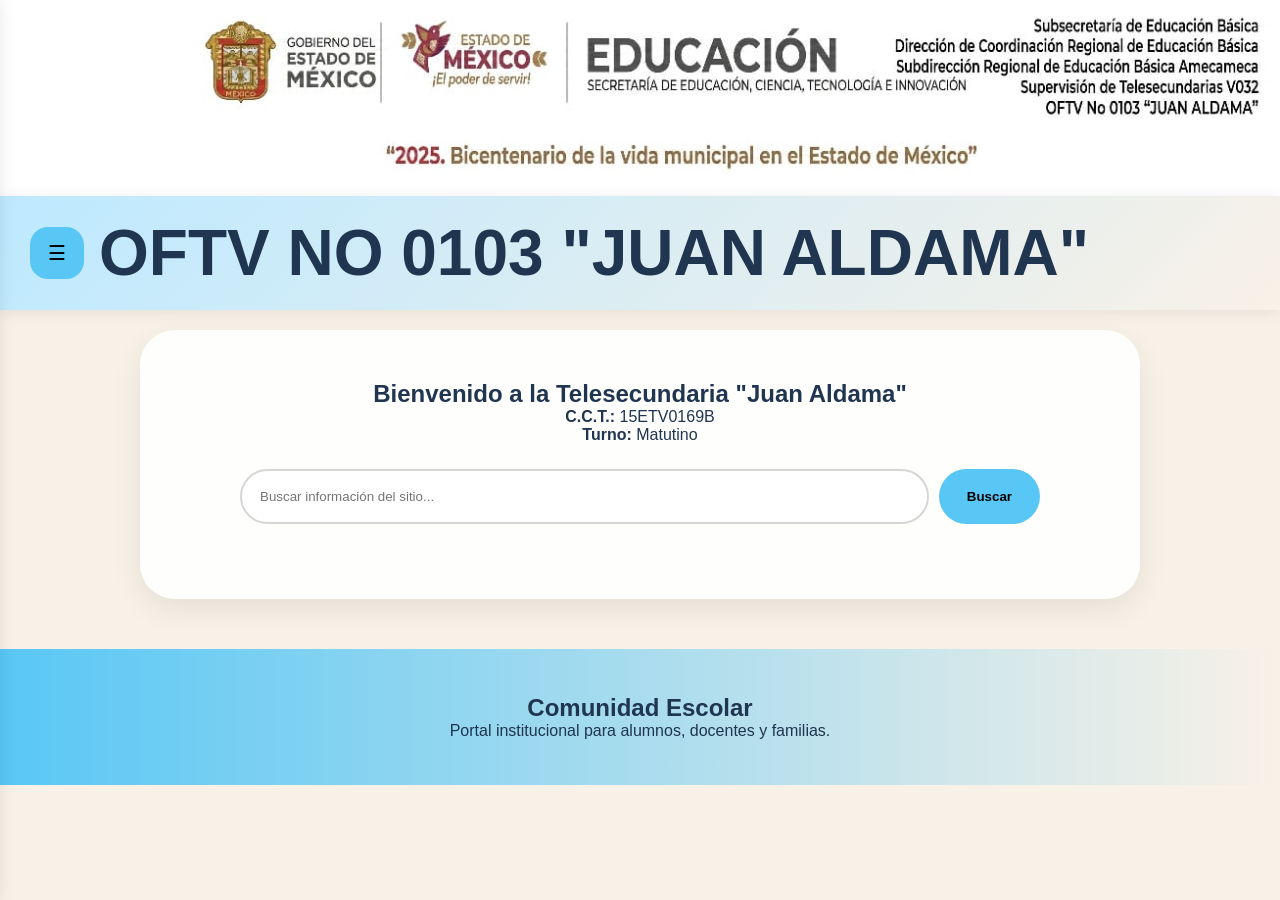
<file: index.html>
<!DOCTYPE html>
<html lang="es">
<head>
    <meta charset="UTF-8">
    <meta name="viewport" content="width=device-width, initial-scale=1.0">

    <!-- Información del sitio -->
    <meta name="description" content="Sitio oficial de la Telesecundaria OFTV No. 0103 'Juan Aldama' en San Francisco Zentlalpan, Amecameca, Estado de México.">
    <meta name="keywords" content="telesecundaria, Juan Aldama, OFTV 0103, Amecameca, escuela, educación">

    <title>Telesecundaria OFTV No. 0103 "Juan Aldama"</title>

    <link rel="stylesheet" href="styles.css">
</head>

<body>

    <!-- Logo de la escuela -->
    <div class="top">
        <img src="assets/logo_transparent.jpeg" alt="Logo de la escuela">
    </div>

    <!-- Menú lateral -->
    <nav id="sidebar" class="sidebar">
        <a href="index.html">Inicio</a>
        <a href="acerca.html">Acerca de la Telesecundaria</a>
        <a href="oferta.html">Oferta Educativa</a>
        <a href="noticias.html">Noticias y Avisos</a>
        <a href="politicas.html">Políticas y reglamentos</a>
        <a href="galeria.html">Imagenes de la escuela</a>
        <a href="docentes.html">Plantilla docente</a>
    </nav>

    <!-- Encabezado -->
    <header>
        <div class="row">
            <button class="btn" onclick="toggleMenu()">☰</button>
            <div class="title">
                <h1>OFTV NO 0103 "JUAN ALDAMA"</h1>
            </div>
        </div>
    </header>

    <!-- Sección principal -->
    <section class="hero">
        <div class="hero-card">

            <h2>Bienvenido a la Telesecundaria "Juan Aldama"</h2>

            <p><strong>C.C.T.:</strong> 15ETV0169B</p>
            <p><strong>Turno:</strong> Matutino</p>

            <!-- Buscador -->
            <div class="search">
                <input id="buscar" type="text" 
                placeholder="Buscar información del sitio...">
                <button onclick="buscar()">Buscar</button>
            </div>

        </div>
    </section>

    <!-- Pie de página -->
    <footer>
        <h2>Comunidad Escolar</h2>
        <p>Portal institucional para alumnos, docentes y familias.</p>
    </footer>

    <script src="script.js"></script>
</body>
</html>
</file>
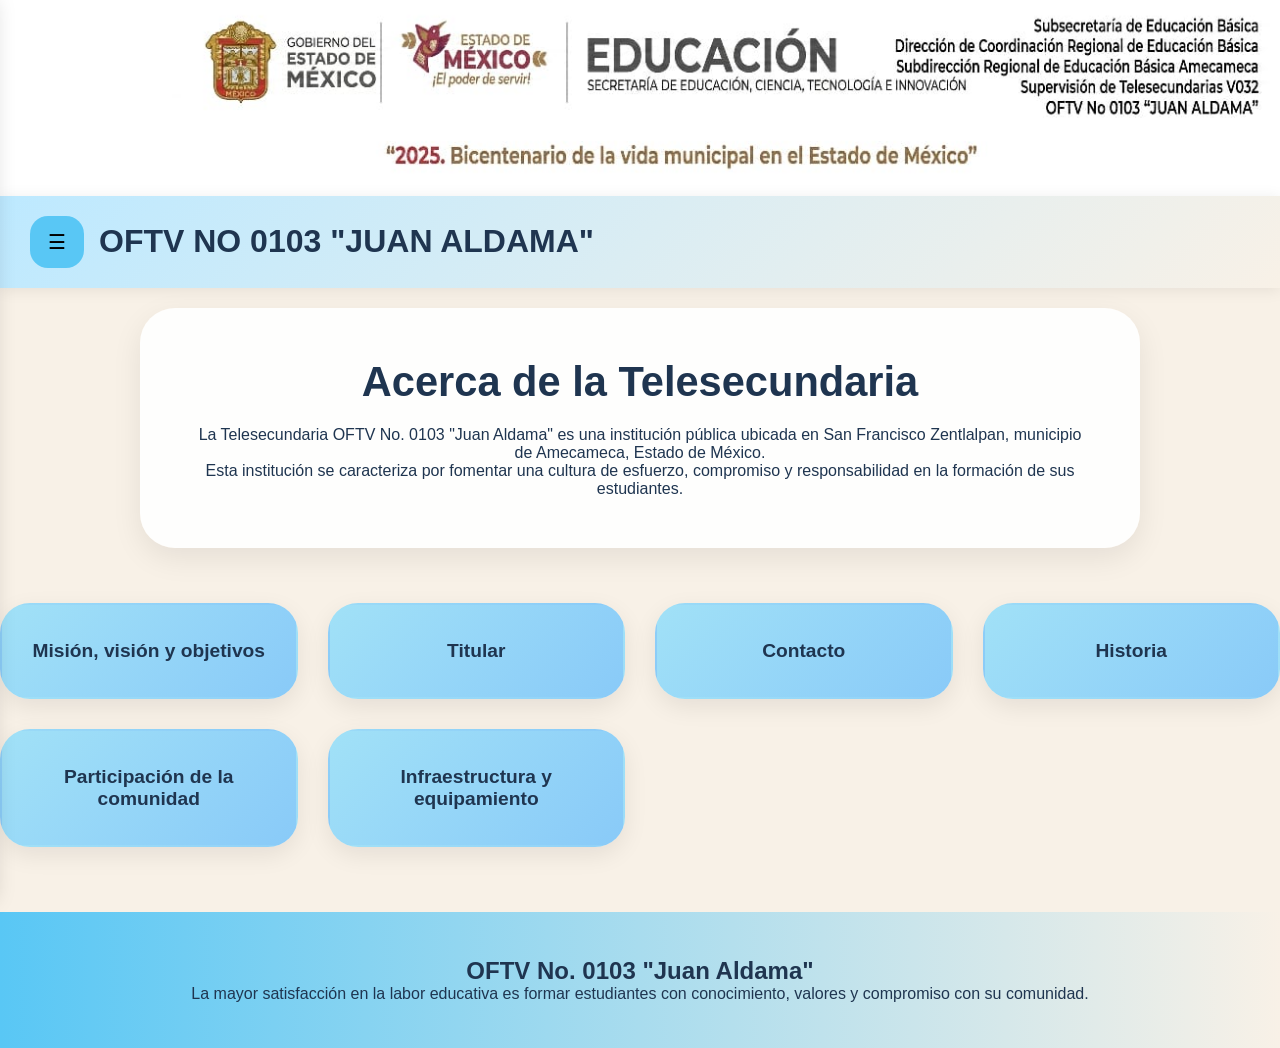
<file: acerca.html>
<!doctype html>
<html lang="es">
<head>
  <meta charset="utf-8">
  <meta name="viewport" content="width=device-width, initial-scale=1">

  <!-- Título del sitio -->
  <title>Acerca de la Telesecundaria | OFTV No. 0103 "Juan Aldama"</title>

  <!-- Descripción del sitio -->
  <meta name="description" content="Información general de la Telesecundaria OFTV No. 0103 'Juan Aldama' ubicada en San Francisco Zentlalpan, Amecameca, Estado de México.">

  <link rel="stylesheet" href="styles.css">
</head>

<body>

<!-- Logo de la escuela -->
<div class="top">
  <img src="assets/logo_transparent.jpeg" alt="Logo de la escuela">
</div>

<!-- Menú de navegación -->
<nav id="sidebar" class="sidebar">
  <a href="index.html">Inicio</a>
  <a href="acerca.html">Acerca de la Telesecundaria</a>
  <a href="oferta.html">Oferta Educativa</a>
  <a href="noticias.html">Noticias y Avisos</a>
  <a href="politicas.html">Reglamentos</a>
  <a href="galeria.html">Imagenes de la escuela</a>
  <a href="docentes.html">Plantilla docente</a>
</nav>

<!-- Encabezado -->
<header>
  <div class="row">
    <button class="btn" onclick="toggleMenu()">☰</button>
    <div class="title">
      OFTV NO 0103 "JUAN ALDAMA"
    </div>
  </div>
</header>

<!-- Sección principal -->
<section class="hero">
  <div class="hero-card">

    <h1>Acerca de la Telesecundaria</h1>

    <p>
      La Telesecundaria OFTV No. 0103 "Juan Aldama" es una institución pública ubicada en San Francisco Zentlalpan, municipio de Amecameca, Estado de México.
    </p>

    <p>
      Esta institución se caracteriza por fomentar una cultura de esfuerzo, compromiso y responsabilidad en la formación de sus estudiantes.
    </p>

  </div>
</section>

<!-- Sección de accesos rápidos -->
<div class="grid">

  <div class="card">
    <a href="mision.html">Misión, visión y objetivos</a>
  </div>

  <div class="card">
    <a href="titular.html">Titular</a>
  </div>

  <div class="card">
    <a href="contacto.html">Contacto</a>
  </div>

  <div class="card">
    <a href="historia.html">Historia</a>
  </div>

  <div class="card">
    <a href="participacion.html">Participación de la comunidad</a>
  </div>

  <div class="card">
    <a href="infraestructura.html">Infraestructura y equipamiento</a>
  </div>

</div>

<!-- Pie de página -->
<footer>
  <h2>OFTV No. 0103 "Juan Aldama"</h2>

  <p>
    La mayor satisfacción en la labor educativa es formar estudiantes con conocimiento, valores y compromiso con su comunidad.
  </p>
</footer>

<script src="script.js"></script>

</body>
</html>
</file>
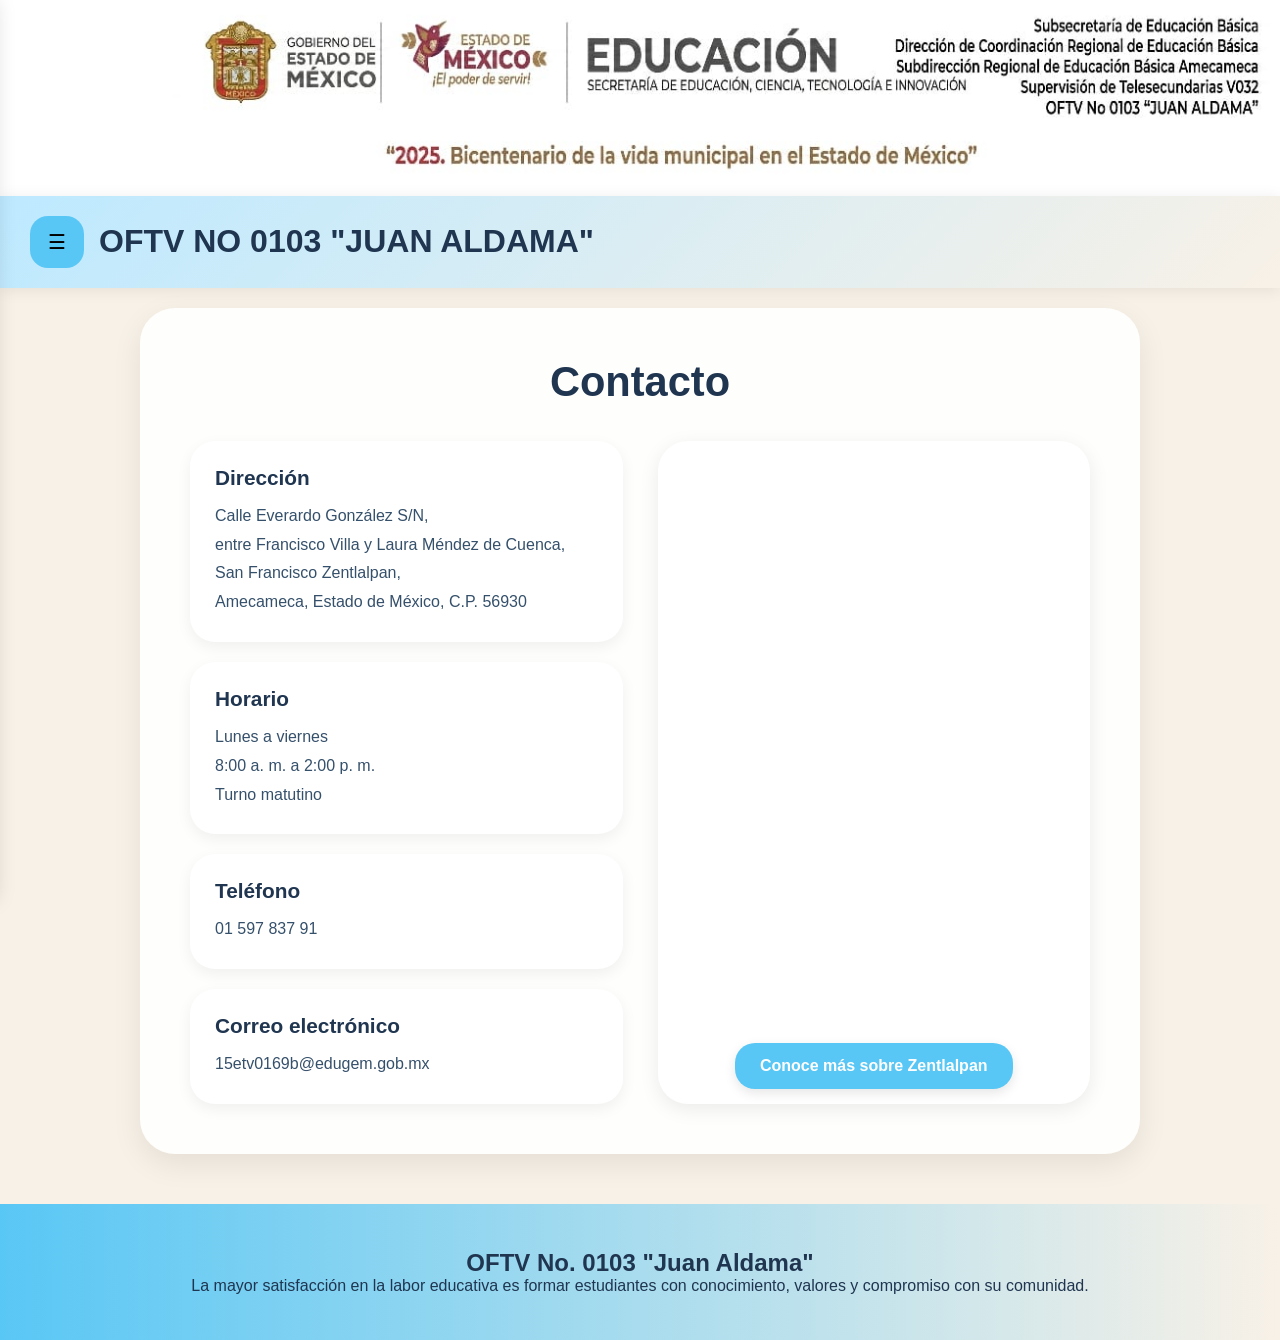
<file: contacto.html>
<!doctype html>
<html lang="es">
<head>
  <meta charset="utf-8">
  <meta name="viewport" content="width=device-width, initial-scale=1">

  <title>Contacto | OFTV No. 0103 "Juan Aldama"</title>

  <meta name="description" content="Información de contacto, ubicación y medios de comunicación de la Telesecundaria OFTV No. 0103 'Juan Aldama'.">

  <link rel="stylesheet" href="styles.css">
</head>

<body>

<!-- Logo de la escuela -->
<div class="top">
  <img src="assets/logo_transparent.jpeg" alt="Logo de la escuela">
</div>

<!-- Menú de navegación -->
<nav id="sidebar" class="sidebar">
  <a href="index.html">Inicio</a>
  <a href="acerca.html">Acerca de la Telesecundaria</a>
  <a href="oferta.html">Oferta Educativa</a>
  <a href="noticias.html">Noticias y Avisos</a>
  <a href="politicas.html">Reglamentos</a>
  <a href="galeria.html">Imagenes de la escuela</a>
  <a href="docentes.html">Plantilla docente</a>
</nav>

<!-- Encabezado -->
<header>
  <div class="row">
    <button class="btn" onclick="toggleMenu()">☰</button>

    <div class="title">
      OFTV NO 0103 "JUAN ALDAMA"
    </div>
  </div>
</header>

<!-- Sección de contacto -->
<section class="hero">

  <div class="hero-card">

    <h1>Contacto</h1>

    <!-- Contenido principal -->
    <div class="contact-grid">

      <!-- Información de contacto -->
      <div class="contact-info">

        <div class="contact-item">
          <h2>Dirección</h2>
          <p>
            Calle Everardo González S/N,<br>
            entre Francisco Villa y Laura Méndez de Cuenca,<br>
            San Francisco Zentlalpan,<br>
            Amecameca, Estado de México, C.P. 56930
          </p>
        </div>

        <div class="contact-item">
          <h2>Horario</h2>
          <p>
            Lunes a viernes<br>
            8:00 a. m. a 2:00 p. m.<br>
            Turno matutino
          </p>
        </div>

        <div class="contact-item">
          <h2>Teléfono</h2>
          <p>01 597 837 91</p>
        </div>

        <div class="contact-item">
          <h2>Correo electrónico</h2>
          <p>15etv0169b@edugem.gob.mx</p>
        </div>

      </div>

      <!-- Mapa -->
      <div class="map-box">

        <iframe
          src="https://www.google.com/maps?q=Calle+Everardo+González+S/N,+San+Francisco+Zentlalpan,+Amecameca,+Estado+de+México&z=17&output=embed"
          width="100%"
          height="300"
          style="border:0;"
          loading="lazy">
        </iframe>

        <!-- Botón extra -->
        <a href="zentlalpan.html" class="zentlalpan-btn">
          Conoce más sobre Zentlalpan
        </a>

      </div>

    </div>

  </div>

</section>

<!-- Pie de página -->
<footer>

  <h2>OFTV No. 0103 "Juan Aldama"</h2>

  <p>
    La mayor satisfacción en la labor educativa es formar estudiantes con conocimiento, valores y compromiso con su comunidad.
  </p>

</footer>

<script src="script.js"></script>

</body>
</html>
</file>
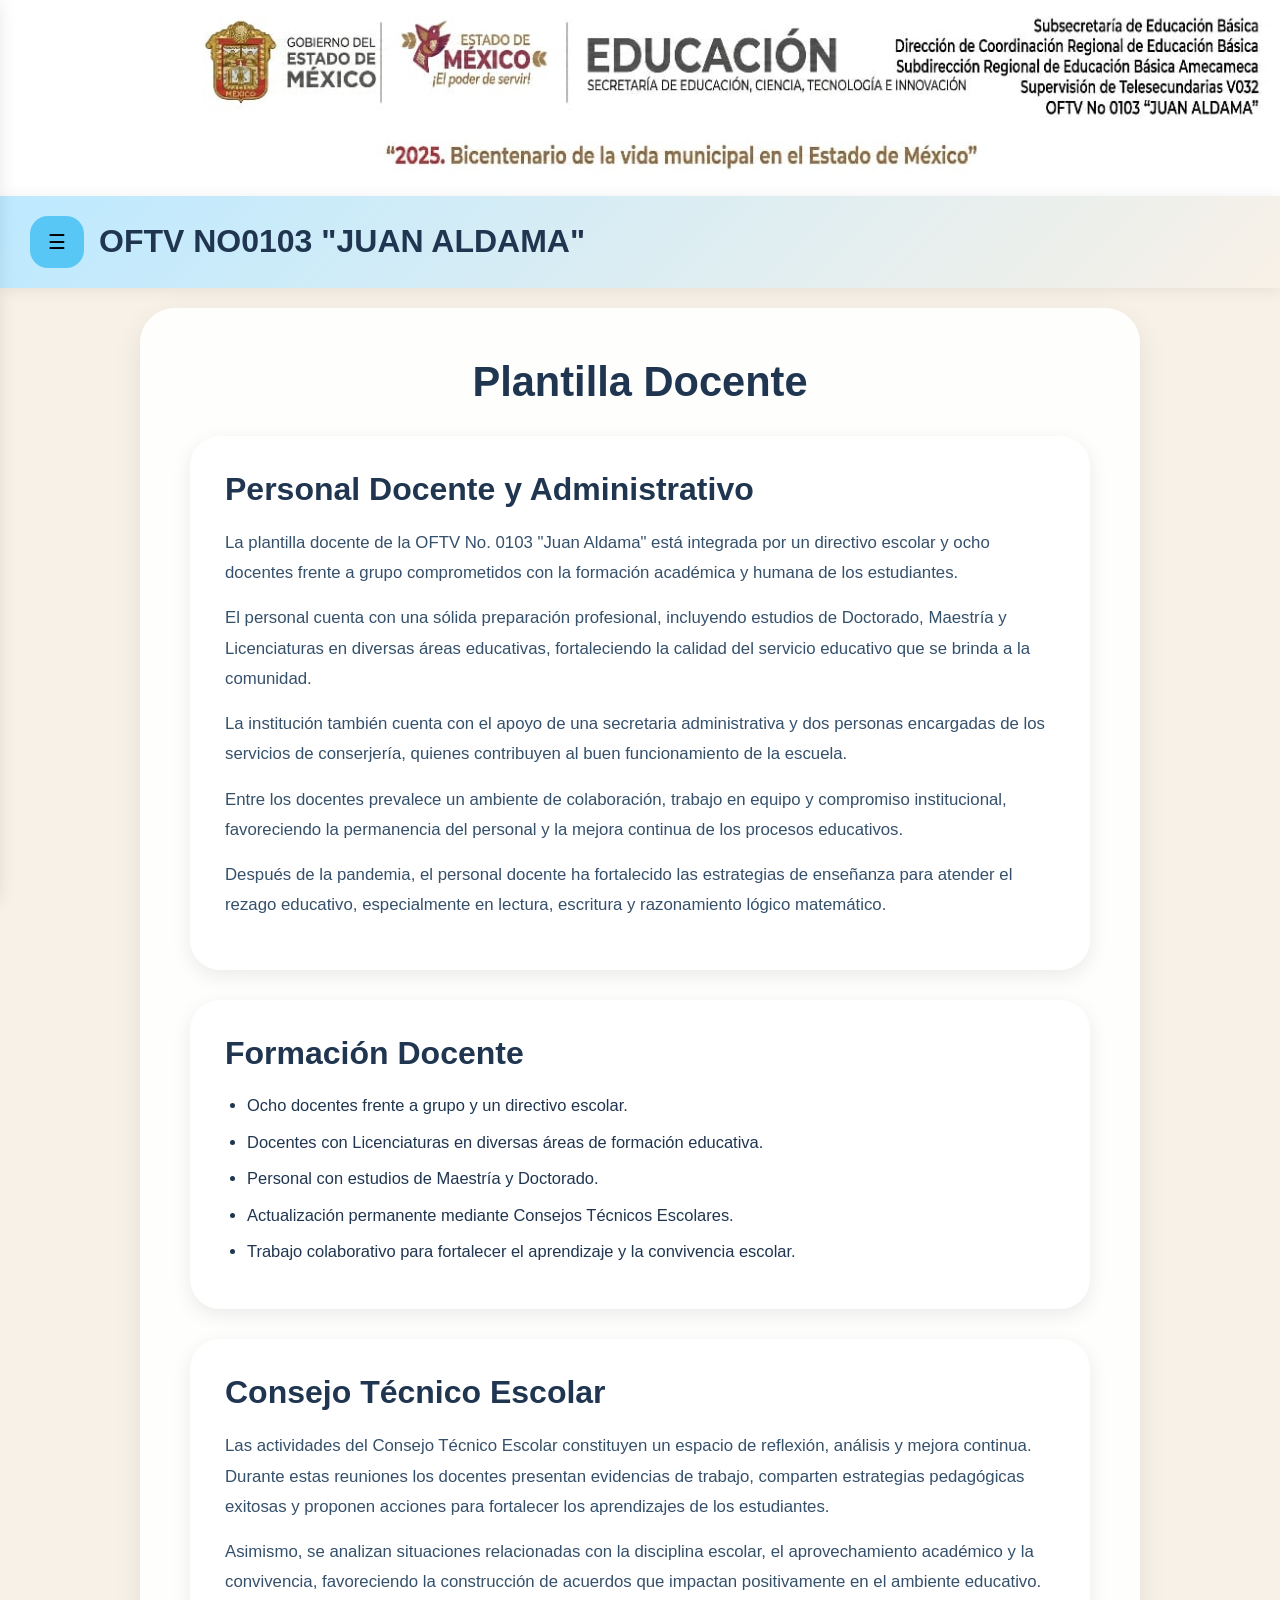
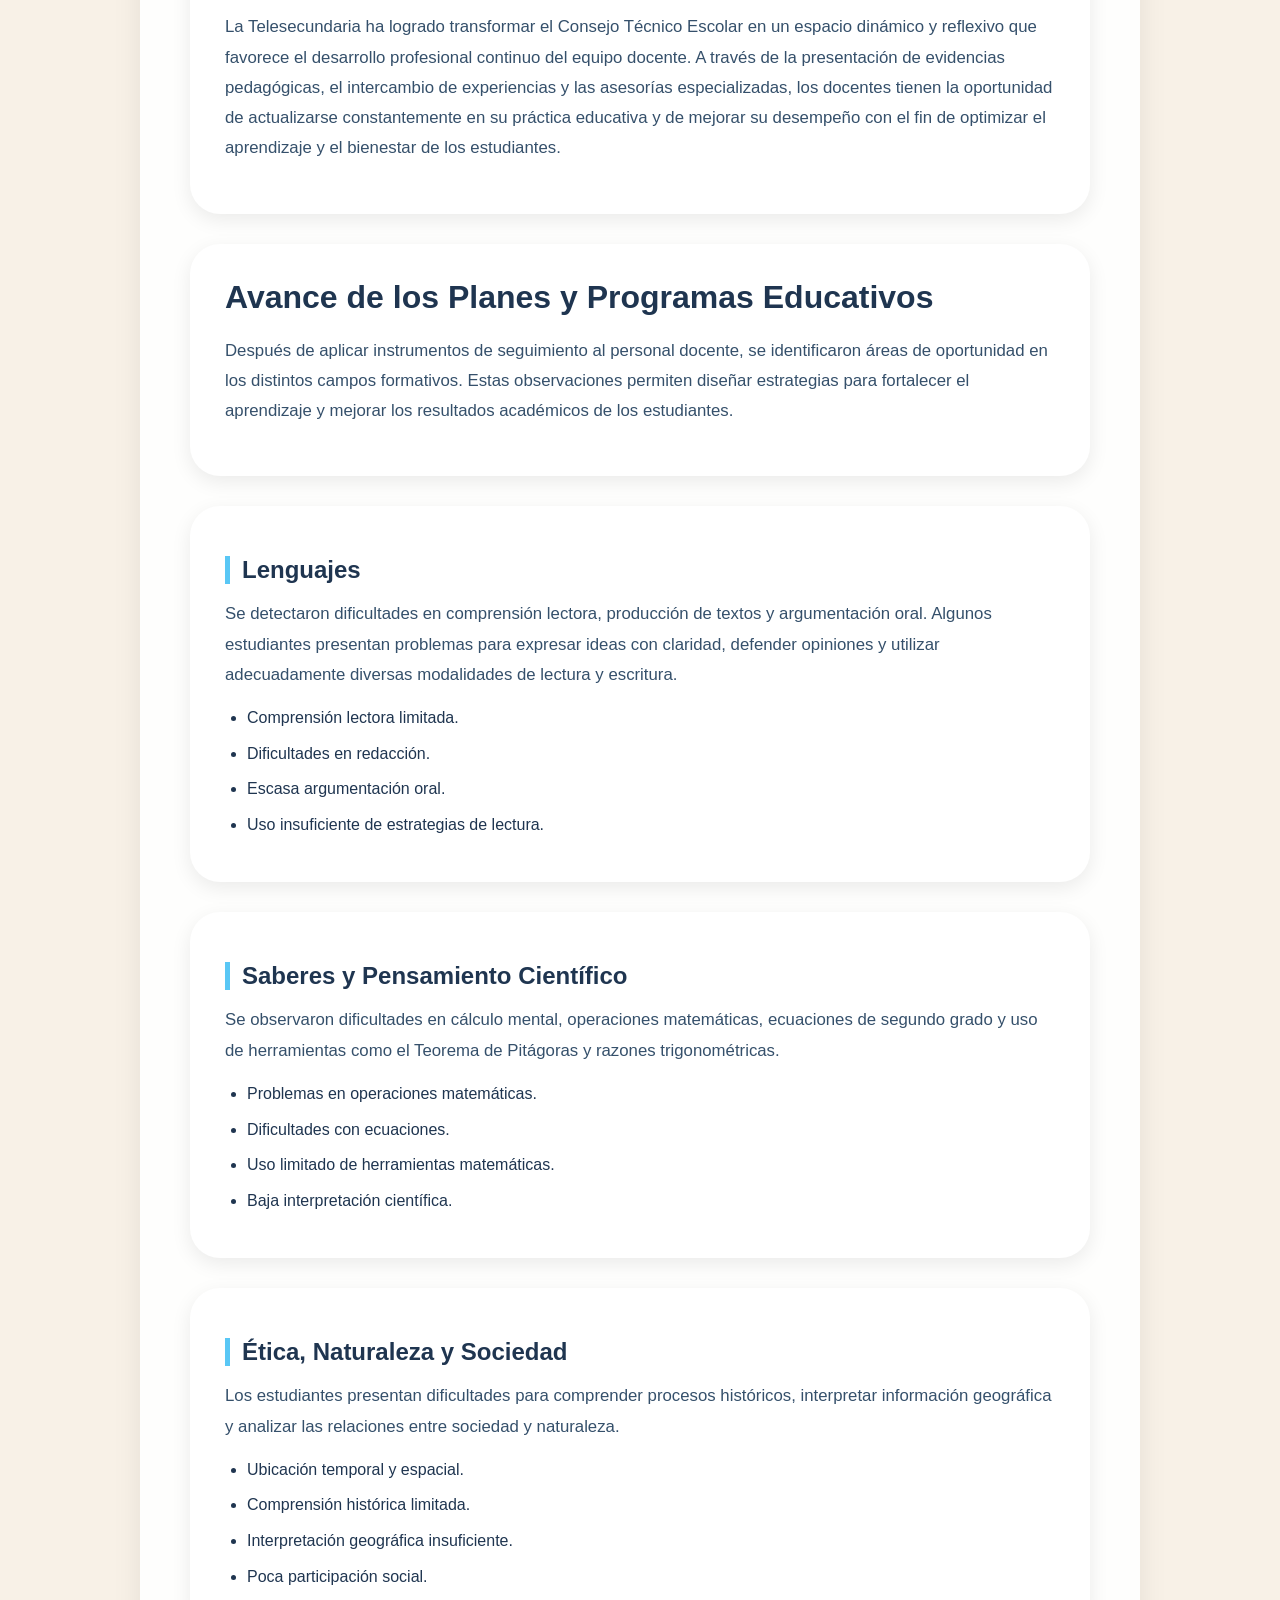
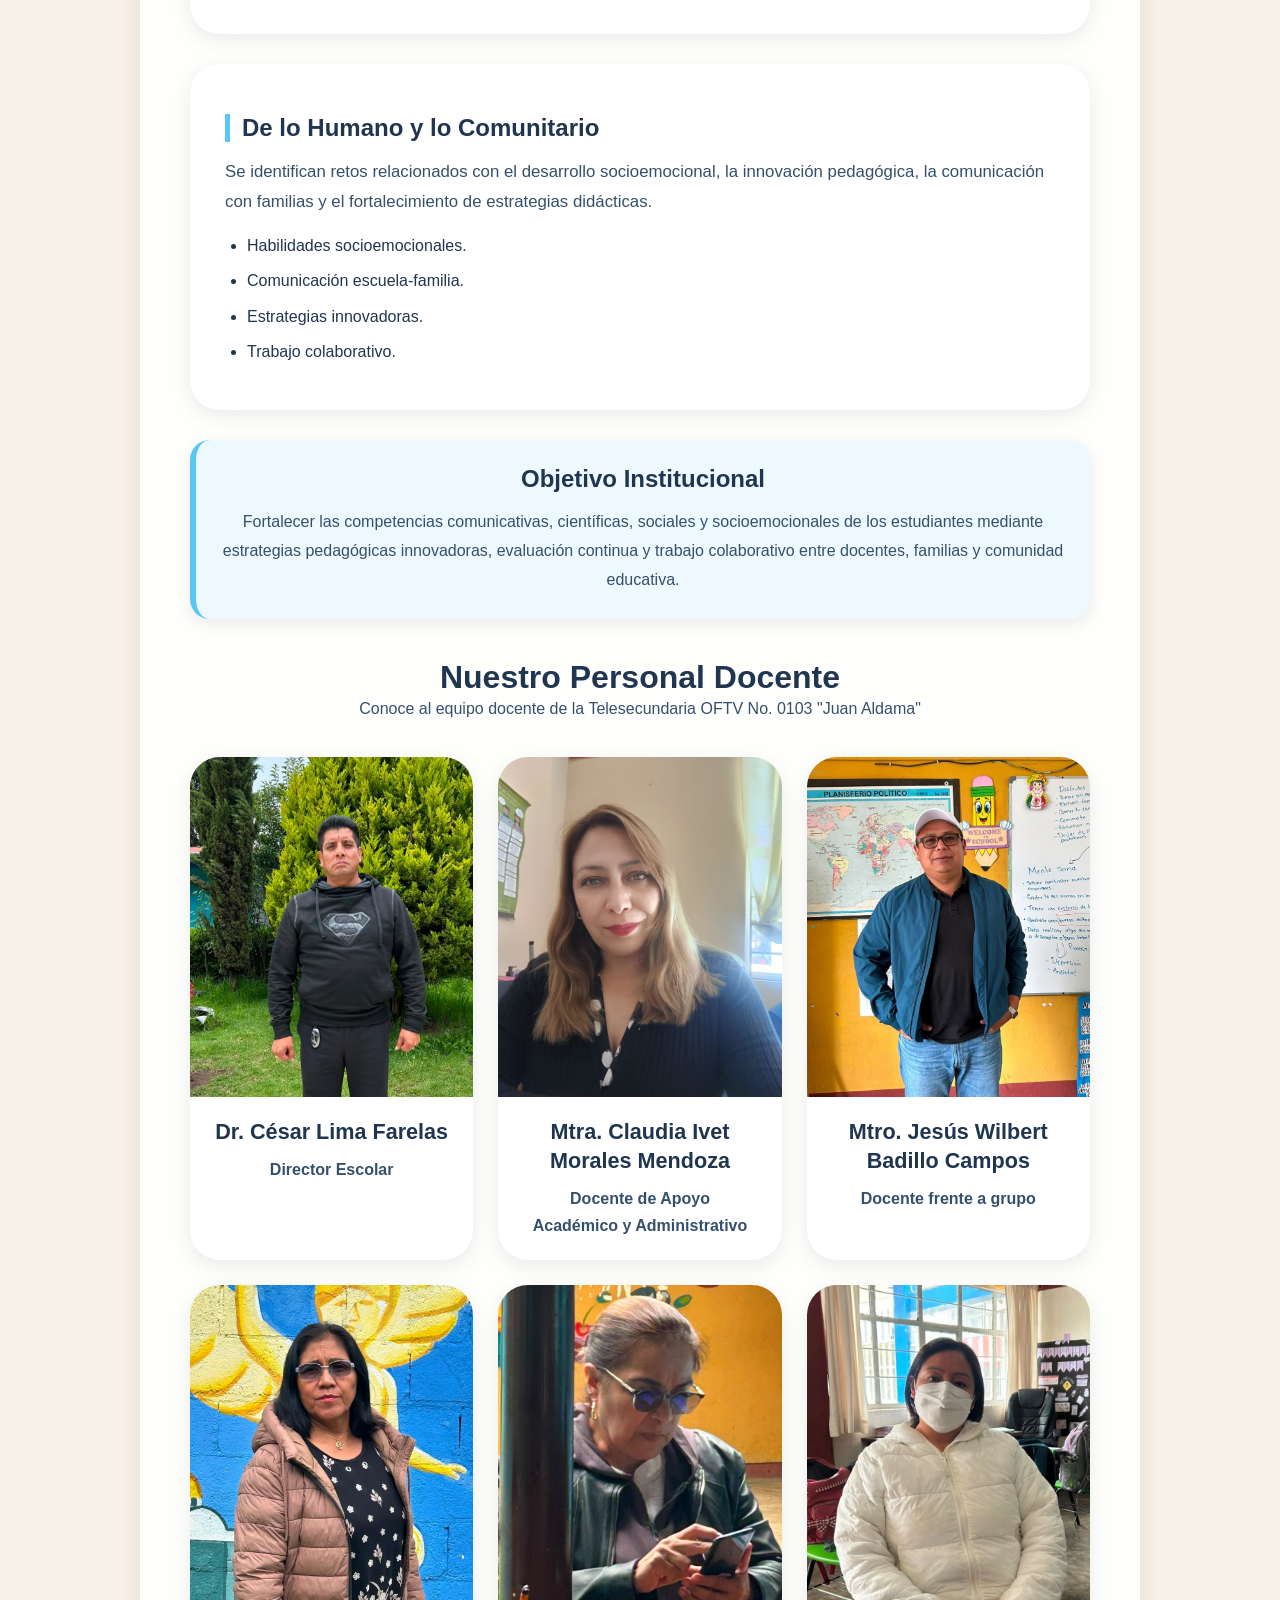
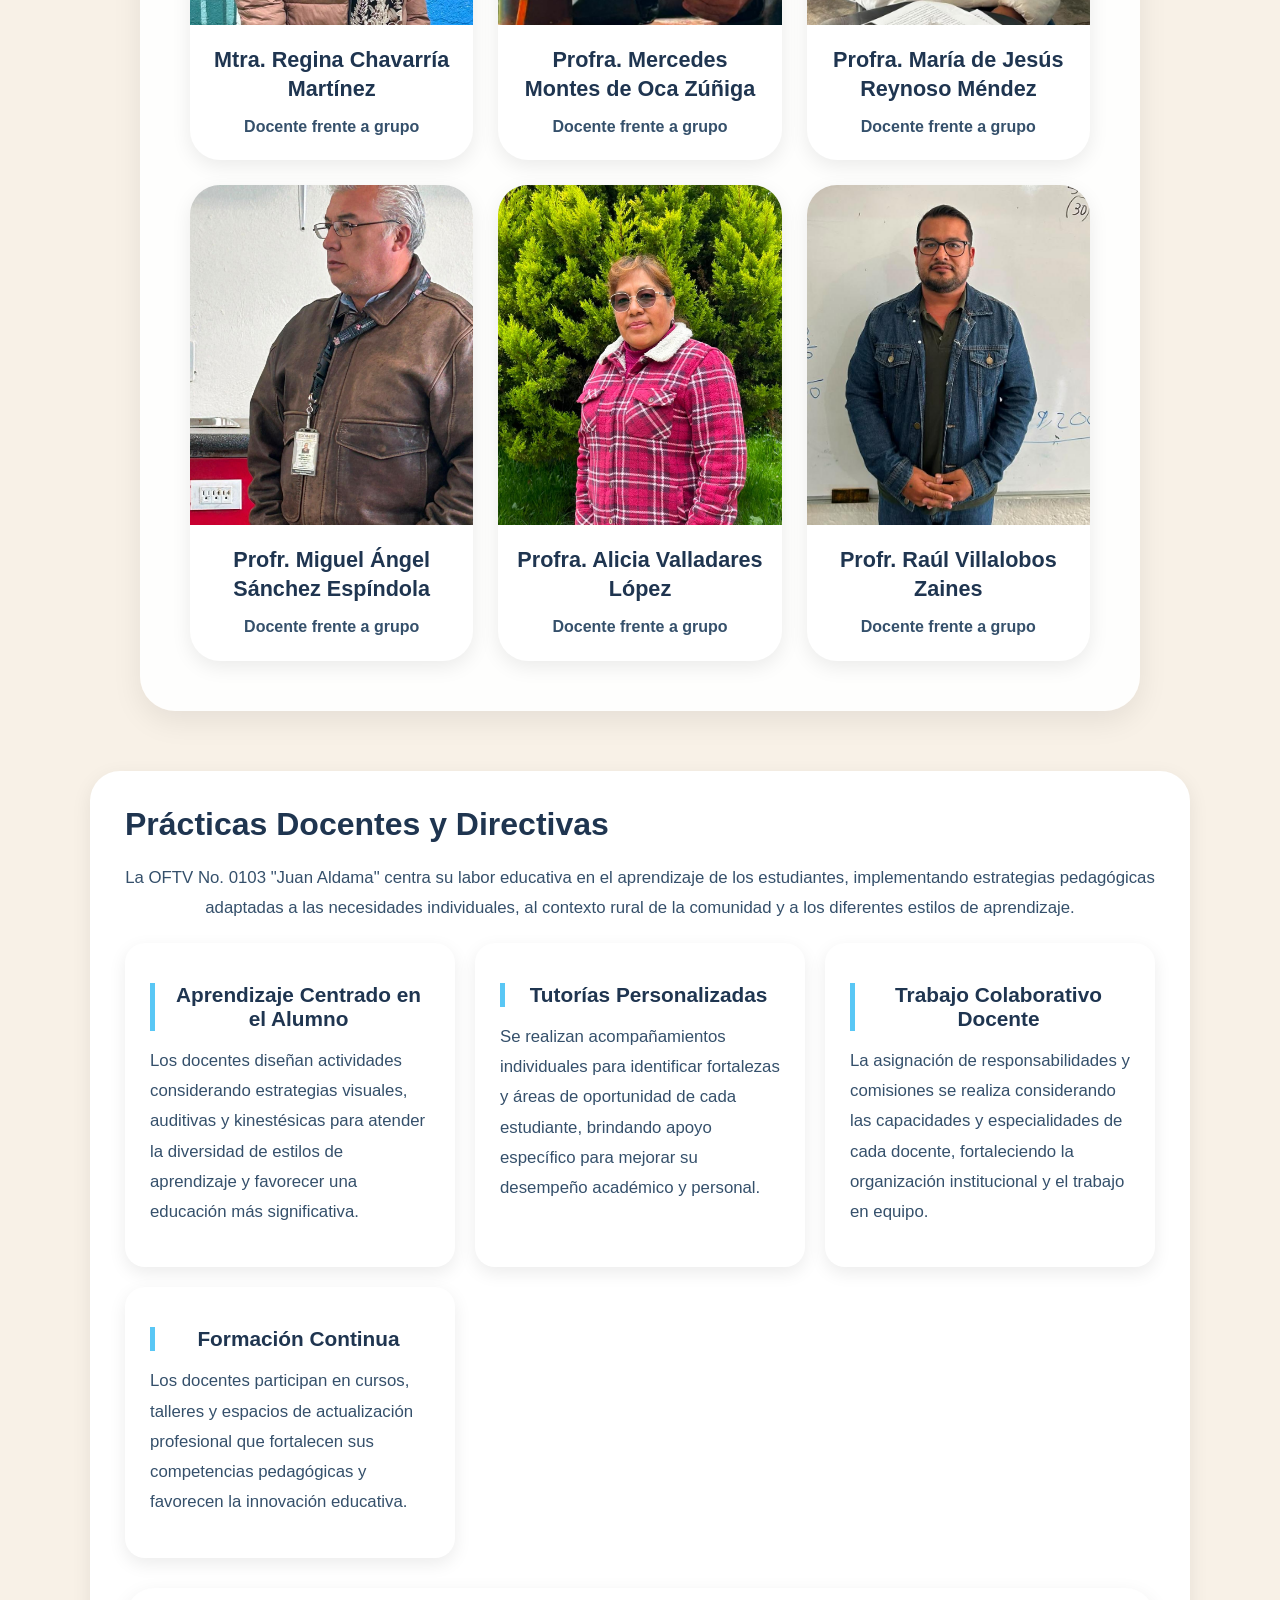
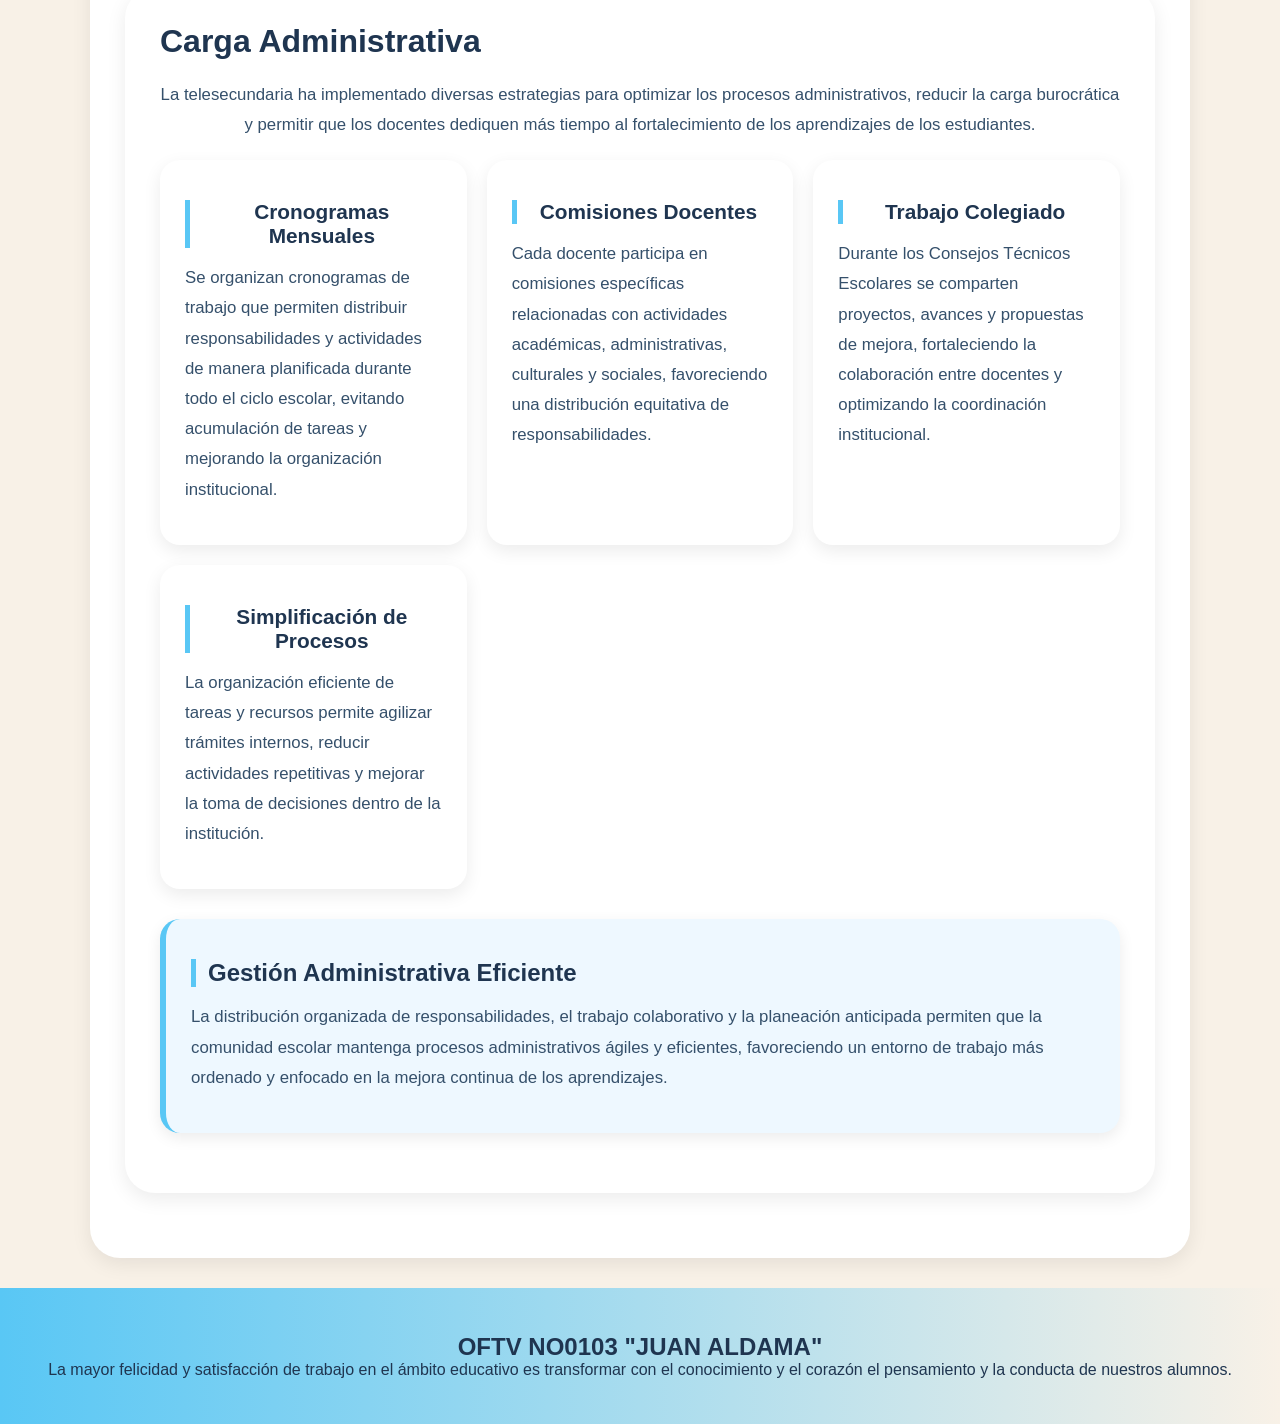
<file: docentes.html>
<!doctype html>
<html lang="es">
<head>
    <meta charset="utf-8">
    <meta name="viewport" content="width=device-width,initial-scale=1">
    <title>Plantilla Docente | OFTV No. 0103 Juan Aldama</title>
<meta name="description" content="Conoce a los docentes, directivos y personal educativo que forman parte de la Telesecundaria OFTV No. 0103 Juan Aldama.">
    <link rel="stylesheet" href="styles.css">
</head>
<body>

<div class="top">
<img src="assets/logo_transparent.jpeg" alt="Logo">
</div>

<div id="sidebar" class="sidebar">
<a href="index.html">Inicio</a>
<a href="acerca.html">Acerca de la telesecundaria</a>
<a href="oferta.html">Oferta educativa</a>
<a href="noticias.html">Noticias y avisos</a>
<a href="politicas.html">Políticas y reglamentos</a>
<a href="galeria.html">Imagenes de la escuela</a>
<a href="docentes.html">Plantilla docente</a>
</div>

<header>
<div class="row">
<button class="btn" onclick="toggleMenu()">☰</button>
<div class="title">OFTV NO0103 "JUAN ALDAMA"</div>
</div>
</header>

<section class="hero">
<div class="hero-card">

<h1>Plantilla Docente</h1>

<div class="info-box">
<h2>Personal Docente y Administrativo</h2>

<p>
La plantilla docente de la OFTV No. 0103 "Juan Aldama" está integrada por un directivo escolar y ocho docentes frente a grupo comprometidos con la formación académica y humana de los estudiantes.
</p>

<p>
El personal cuenta con una sólida preparación profesional, incluyendo estudios de Doctorado, Maestría y Licenciaturas en diversas áreas educativas, fortaleciendo la calidad del servicio educativo que se brinda a la comunidad.
</p>

<p>
La institución también cuenta con el apoyo de una secretaria administrativa y dos personas encargadas de los servicios de conserjería, quienes contribuyen al buen funcionamiento de la escuela.
</p>

<p>
Entre los docentes prevalece un ambiente de colaboración, trabajo en equipo y compromiso institucional, favoreciendo la permanencia del personal y la mejora continua de los procesos educativos.
</p>

<p>
Después de la pandemia, el personal docente ha fortalecido las estrategias de enseñanza para atender el rezago educativo, especialmente en lectura, escritura y razonamiento lógico matemático.
</p>

</div>

<div class="info-box">
<h2>Formación Docente</h2>

<ul class="objetivos">
<li>Ocho docentes frente a grupo y un directivo escolar.</li>
<li>Docentes con Licenciaturas en diversas áreas de formación educativa.</li>
<li>Personal con estudios de Maestría y Doctorado.</li>
<li>Actualización permanente mediante Consejos Técnicos Escolares.</li>
<li>Trabajo colaborativo para fortalecer el aprendizaje y la convivencia escolar.</li>
</ul>
</div>

<div class="info-box">
<h2>Consejo Técnico Escolar</h2>

<p>
Las actividades del Consejo Técnico Escolar constituyen un espacio de reflexión, análisis y mejora continua. Durante estas reuniones los docentes presentan evidencias de trabajo, comparten estrategias pedagógicas exitosas y proponen acciones para fortalecer los aprendizajes de los estudiantes.
</p>

<p>
Asimismo, se analizan situaciones relacionadas con la disciplina escolar, el aprovechamiento académico y la convivencia, favoreciendo la construcción de acuerdos que impactan positivamente en el ambiente educativo.
</p>
<p>
La Telesecundaria ha logrado transformar el Consejo Técnico Escolar en un espacio dinámico y reflexivo que favorece el desarrollo profesional continuo del equipo docente. A través de la presentación de evidencias pedagógicas, el intercambio de experiencias y las asesorías especializadas, los docentes tienen la oportunidad de actualizarse constantemente en su práctica educativa y de mejorar su desempeño con el fin de optimizar el aprendizaje y el bienestar de los estudiantes.
</p>
</div>
<div class="info-box">
<h2>Avance de los Planes y Programas Educativos</h2>

<p>
Después de aplicar instrumentos de seguimiento al personal docente, se identificaron áreas de oportunidad en los distintos campos formativos. Estas observaciones permiten diseñar estrategias para fortalecer el aprendizaje y mejorar los resultados académicos de los estudiantes.</p>
</div>

<div class="info-box">
<h3>Lenguajes</h3>
<p>Se detectaron dificultades en comprensión lectora, producción de textos y argumentación oral. Algunos estudiantes presentan problemas para expresar ideas con claridad, defender opiniones y utilizar adecuadamente diversas modalidades de lectura y escritura.</p>
<ul>
<li>Comprensión lectora limitada.</li>
<li>Dificultades en redacción.</li>
<li>Escasa argumentación oral.</li>
<li>Uso insuficiente de estrategias de lectura.</li>
</ul>
</div>

<div class="info-box">
<h3>Saberes y Pensamiento Científico</h3>
<p>Se observaron dificultades en cálculo mental, operaciones matemáticas, ecuaciones de segundo grado y uso de herramientas como el Teorema de Pitágoras y razones trigonométricas.</p>
<ul>
<li>Problemas en operaciones matemáticas.</li>
<li>Dificultades con ecuaciones.</li>
<li>Uso limitado de herramientas matemáticas.</li>
<li>Baja interpretación científica.</li>
</ul>
</div>

<div class="info-box">
<h3>Ética, Naturaleza y Sociedad</h3>
<p>Los estudiantes presentan dificultades para comprender procesos históricos, interpretar información geográfica y analizar las relaciones entre sociedad y naturaleza.</p>
<ul>
<li>Ubicación temporal y espacial.</li>
<li>Comprensión histórica limitada.</li>
<li>Interpretación geográfica insuficiente.</li>
<li>Poca participación social.</li>
</ul>
</div>

<div class="info-box">
<h3>De lo Humano y lo Comunitario</h3>
<p>Se identifican retos relacionados con el desarrollo socioemocional, la innovación pedagógica, la comunicación con familias y el fortalecimiento de estrategias didácticas.</p>
<ul>
<li>Habilidades socioemocionales.</li>
<li>Comunicación escuela-familia.</li>
<li>Estrategias innovadoras.</li>
<li>Trabajo colaborativo.</li>
</ul>
</div>

<div class="destacado-box">

<h3> Objetivo Institucional</h3>

<p>
Fortalecer las competencias comunicativas, científicas, sociales y socioemocionales de los estudiantes mediante estrategias pedagógicas innovadoras, evaluación continua y trabajo colaborativo entre docentes, familias y comunidad educativa.
</p>

</div>
<h2 class="titulo-seccion">Nuestro Personal Docente</h2>
<p class="subtitulo-seccion">
Conoce al equipo docente de la Telesecundaria OFTV No. 0103 "Juan Aldama"
</p>
<div class="docentes-grid">

<div class="docente-card">
<img src="assets/cesar.jpeg" alt="Director">
<h3>Dr. César Lima Farelas</h3>
<p class="grado">Director Escolar</p>
</div>

<div class="docente-card">
<img src="assets/claudia.jpeg" alt="Docente">
<h3>Mtra. Claudia Ivet Morales Mendoza</h3>
<p class="grado">Docente de Apoyo Académico y Administrativo </p>
</div>

<div class="docente-card">
<img src="assets/wilber.jpeg" alt="Docente">
<h3>Mtro. Jesús Wilbert Badillo Campos</h3>
<p class="grado">Docente frente a grupo</p>

</div>

<div class="docente-card">
<img src="assets/regina.jpeg" alt="Docente">
<h3>Mtra. Regina Chavarría Martínez</h3>
<p class="grado">Docente frente a grupo</p>
</div>

<div class="docente-card">
<img src="assets/mercedes.jpeg" alt="Docente">
<h3>Profra. Mercedes Montes de Oca Zúñiga</h3>
<p class="grado">Docente frente a grupo</p>
</div>

<div class="docente-card">
<img src="assets/maria.jpeg" alt="Docente">
<h3>Profra. María de Jesús Reynoso Méndez</h3>
<p class="grado">Docente frente a grupo</p>
</div>

<div class="docente-card">
<img src="assets/miguel.jpeg" alt="Docente">
<h3>Profr. Miguel Ángel Sánchez Espíndola</h3>
<p class="grado">Docente frente a grupo</p>
</div>

<div class="docente-card">
<img src="assets/alicia.jpeg" alt="Docente">
<h3>Profra. Alicia Valladares López</h3>
<p class="grado">Docente frente a grupo</p>
</div>

<div class="docente-card">
<img src="assets/raul.jpeg" alt="Docente">
<h3>Profr. Raúl Villalobos Zaines</h3>
<p class="grado">Docente frente a grupo</p>
</div>

</div>

</div>
</section>
<div class="info-box practicas-docentes">

<h2> Prácticas Docentes y Directivas</h2>

<p class="practicas-intro">
La OFTV No. 0103 "Juan Aldama" centra su labor educativa en el aprendizaje de los estudiantes, implementando estrategias pedagógicas adaptadas a las necesidades individuales, al contexto rural de la comunidad y a los diferentes estilos de aprendizaje.
</p>

<div class="practicas-grid">

<div class="practica-card">
<h3> Aprendizaje Centrado en el Alumno</h3>
<p>
Los docentes diseñan actividades considerando estrategias visuales, auditivas y kinestésicas para atender la diversidad de estilos de aprendizaje y favorecer una educación más significativa.
</p>
</div>

<div class="practica-card">
<h3> Tutorías Personalizadas</h3>
<p>
Se realizan acompañamientos individuales para identificar fortalezas y áreas de oportunidad de cada estudiante, brindando apoyo específico para mejorar su desempeño académico y personal.
</p>
</div>

<div class="practica-card">
<h3> Trabajo Colaborativo Docente</h3>
<p>
La asignación de responsabilidades y comisiones se realiza considerando las capacidades y especialidades de cada docente, fortaleciendo la organización institucional y el trabajo en equipo.
</p>
</div>

<div class="practica-card">
<h3> Formación Continua</h3>
<p>
Los docentes participan en cursos, talleres y espacios de actualización profesional que fortalecen sus competencias pedagógicas y favorecen la innovación educativa.
</p>
</div>

</div>

<div class="info-box">

<h2> Carga Administrativa</h2>

<p class="practicas-intro">
La telesecundaria ha implementado diversas estrategias para optimizar los procesos administrativos, reducir la carga burocrática y permitir que los docentes dediquen más tiempo al fortalecimiento de los aprendizajes de los estudiantes.
</p>

<div class="practicas-grid">

<div class="practica-card">
<h3> Cronogramas Mensuales</h3>
<p>
Se organizan cronogramas de trabajo que permiten distribuir responsabilidades y actividades de manera planificada durante todo el ciclo escolar, evitando acumulación de tareas y mejorando la organización institucional.
</p>
</div>

<div class="practica-card">
<h3> Comisiones Docentes</h3>
<p>
Cada docente participa en comisiones específicas relacionadas con actividades académicas, administrativas, culturales y sociales, favoreciendo una distribución equitativa de responsabilidades.
</p>
</div>

<div class="practica-card">
<h3> Trabajo Colegiado</h3>
<p>
Durante los Consejos Técnicos Escolares se comparten proyectos, avances y propuestas de mejora, fortaleciendo la colaboración entre docentes y optimizando la coordinación institucional.
</p>
</div>

<div class="practica-card">
<h3> Simplificación de Procesos</h3>
<p>
La organización eficiente de tareas y recursos permite agilizar trámites internos, reducir actividades repetitivas y mejorar la toma de decisiones dentro de la institución.
</p>
</div>

</div>

<div class="destacado-box">

<h3> Gestión Administrativa Eficiente</h3>

<p>
La distribución organizada de responsabilidades, el trabajo colaborativo y la planeación anticipada permiten que la comunidad escolar mantenga procesos administrativos ágiles y eficientes, favoreciendo un entorno de trabajo más ordenado y enfocado en la mejora continua de los aprendizajes.
</p>

</div>

</div>
</div>

<footer>
<h2>OFTV NO0103 "JUAN ALDAMA"</h2>
<p>
La mayor felicidad y satisfacción de trabajo en el ámbito educativo es transformar con el conocimiento y el corazón el pensamiento y la conducta de nuestros alumnos.
</p>
</footer>

<script src="script.js"></script>

</body>
</html>
</file>
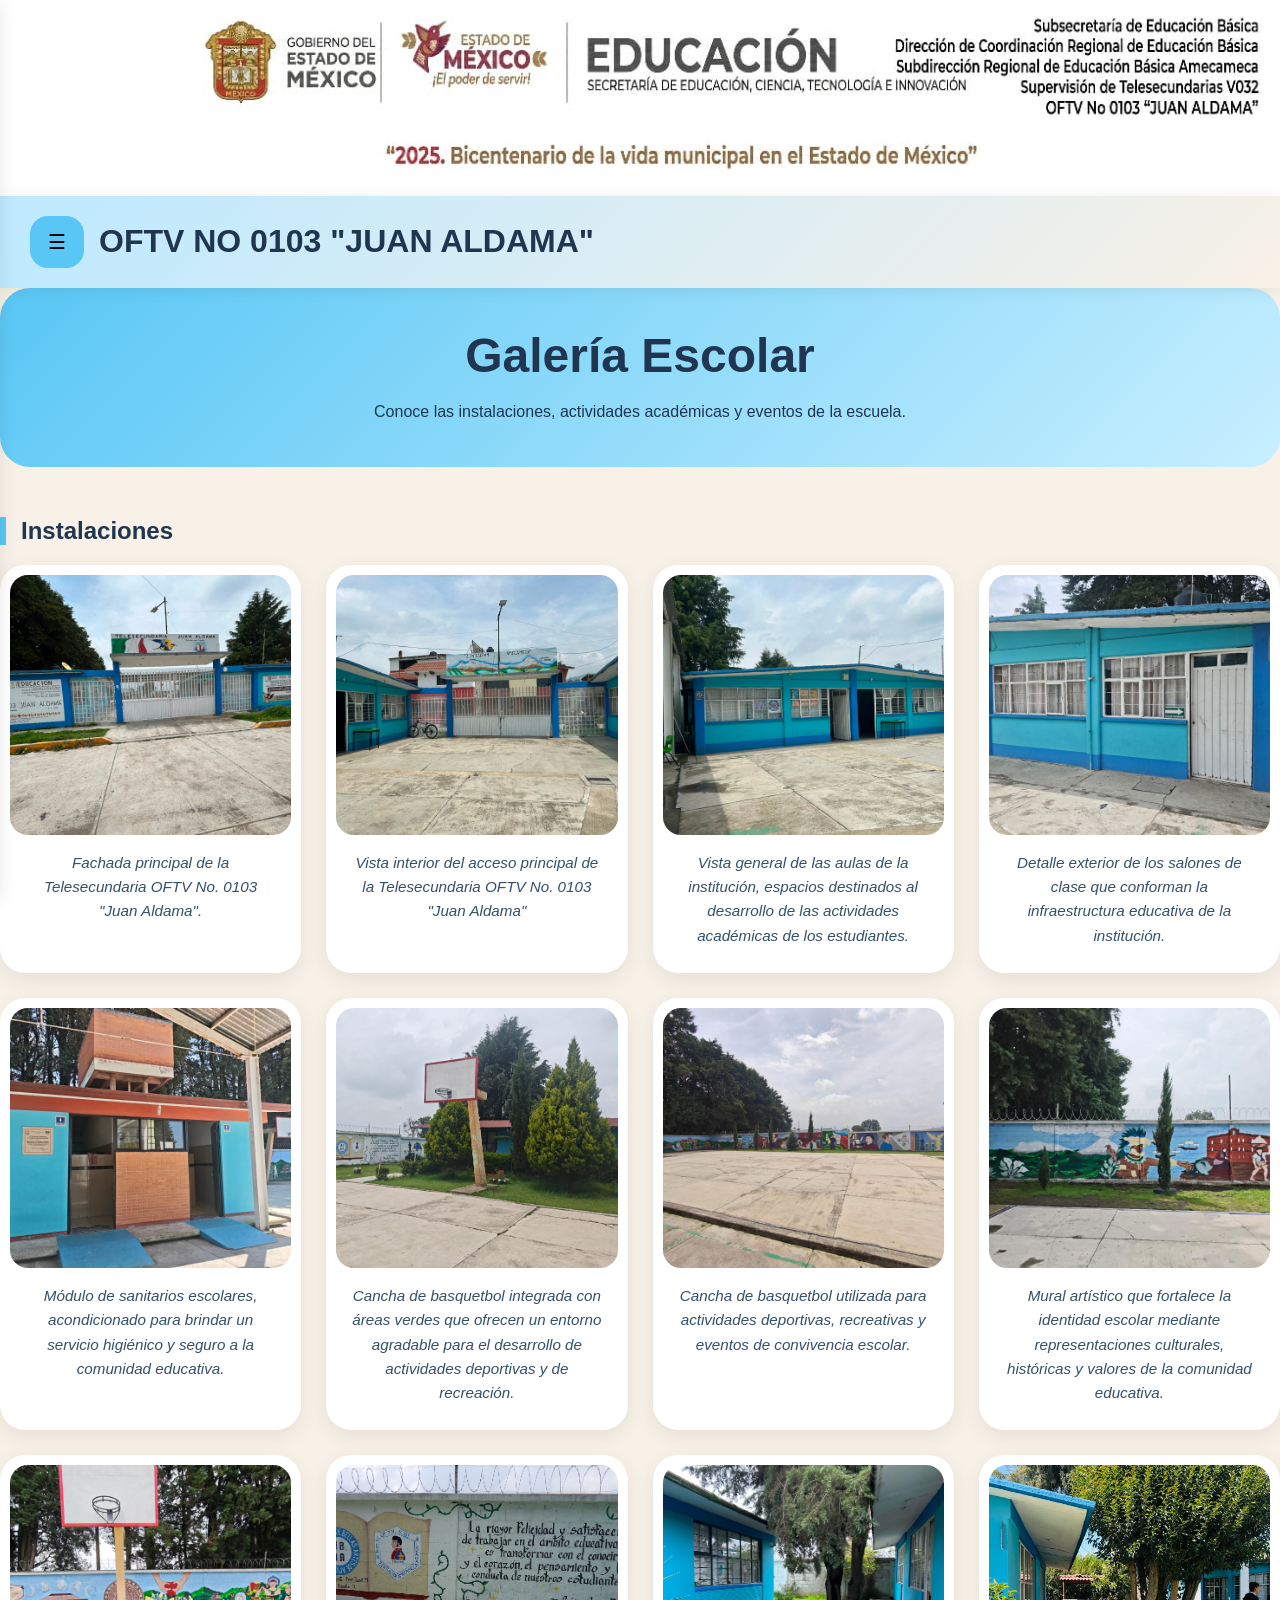
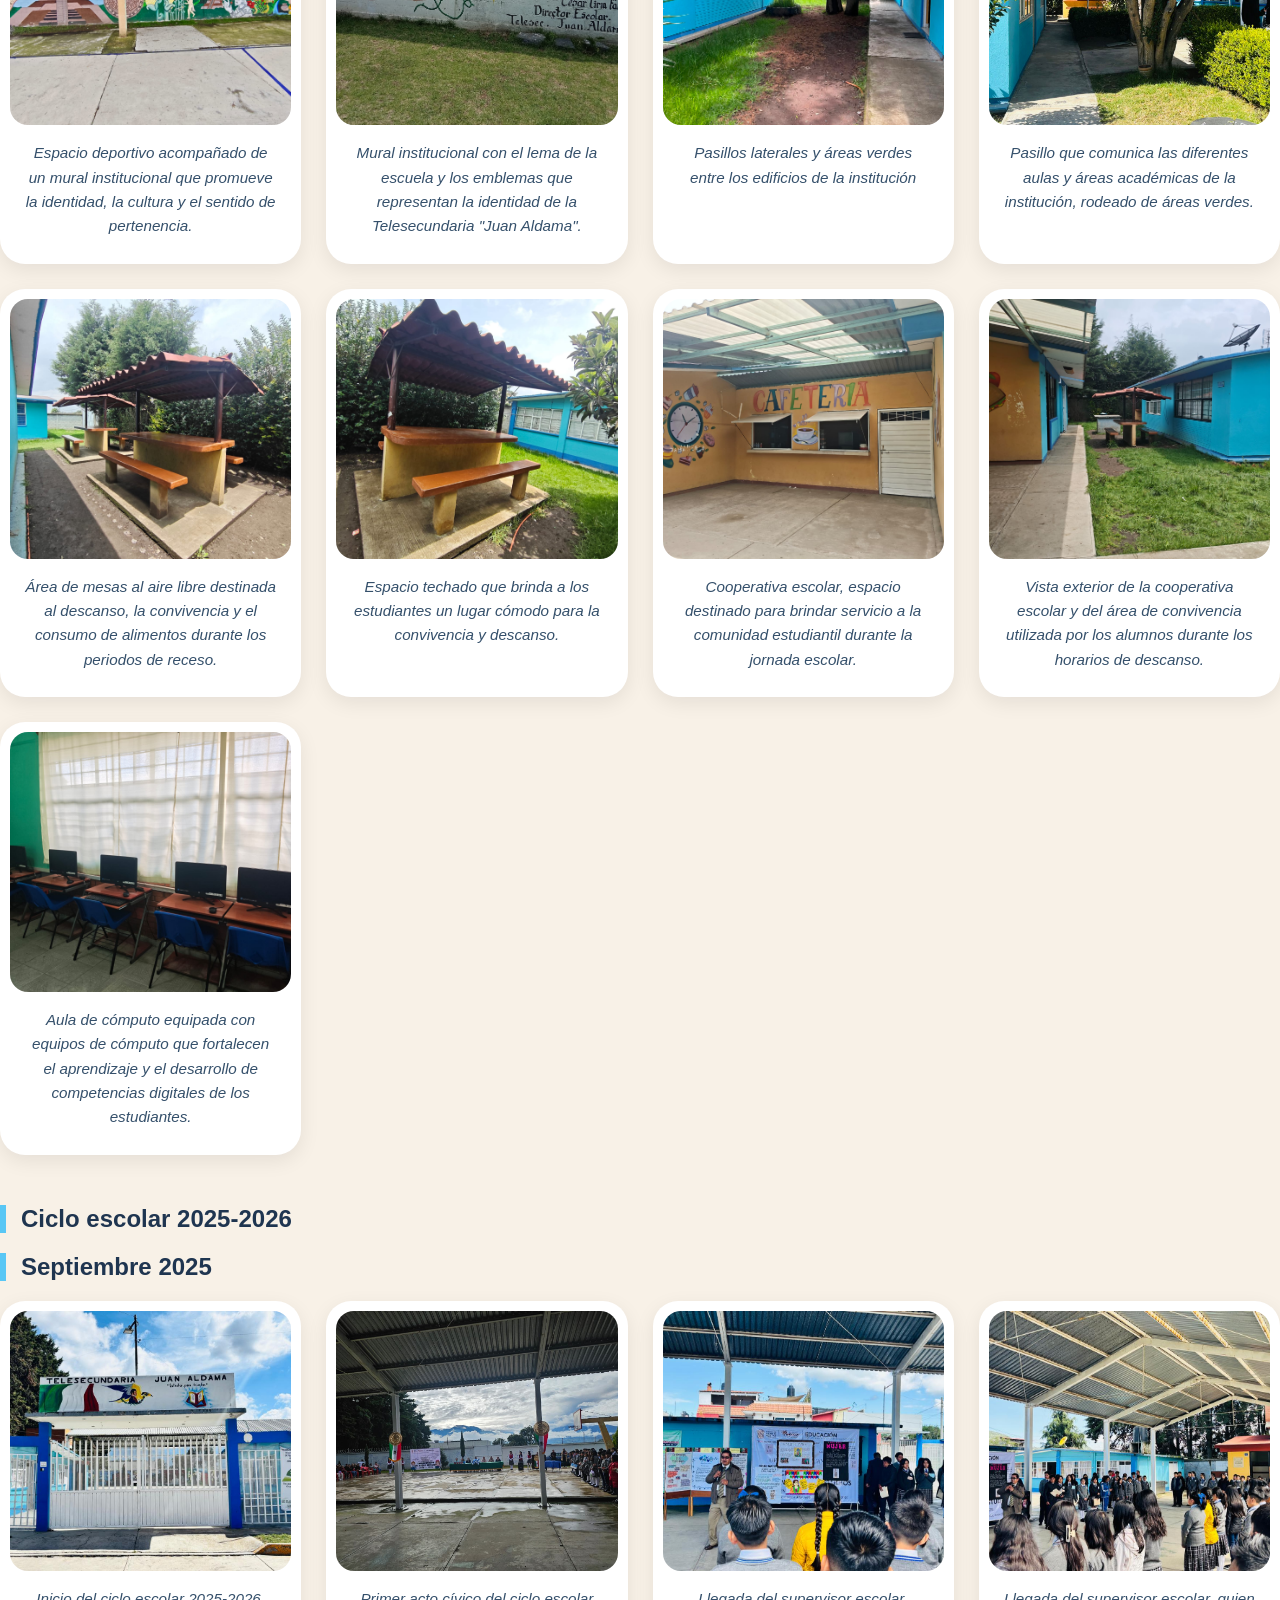
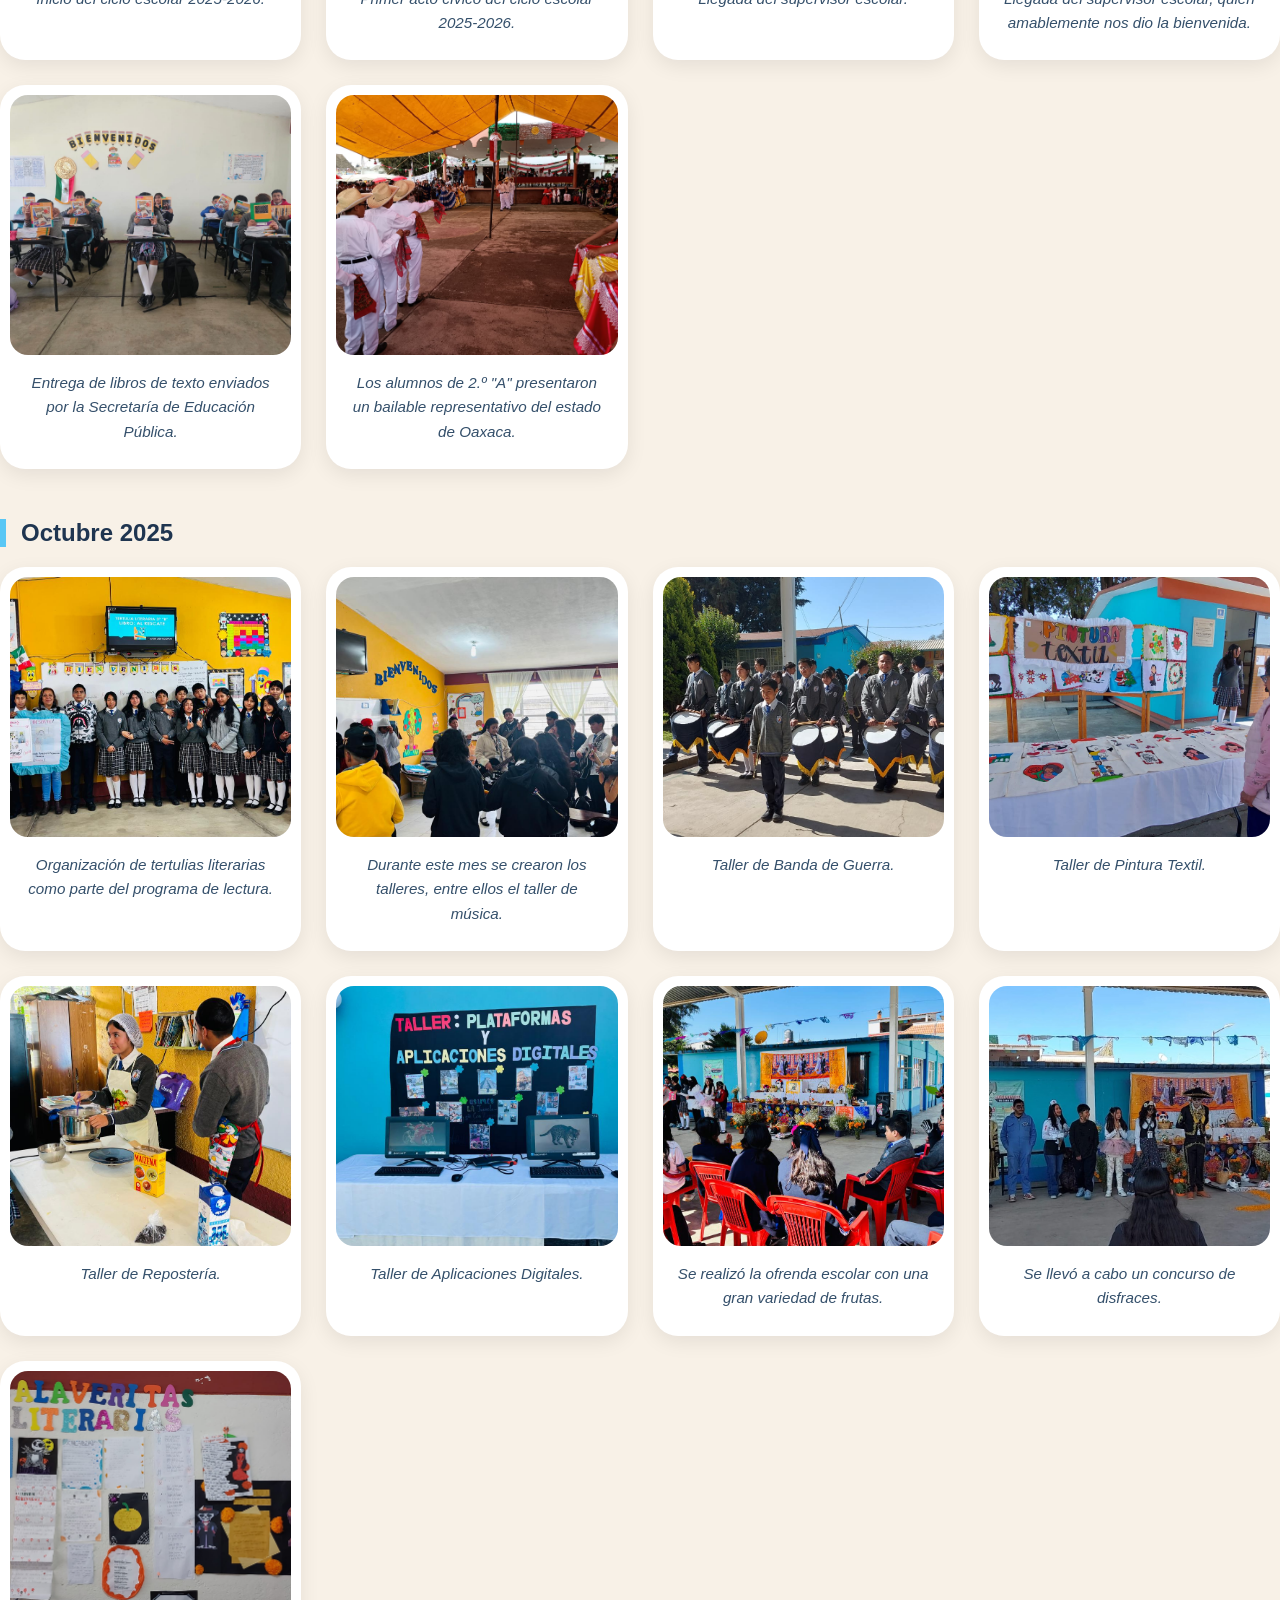
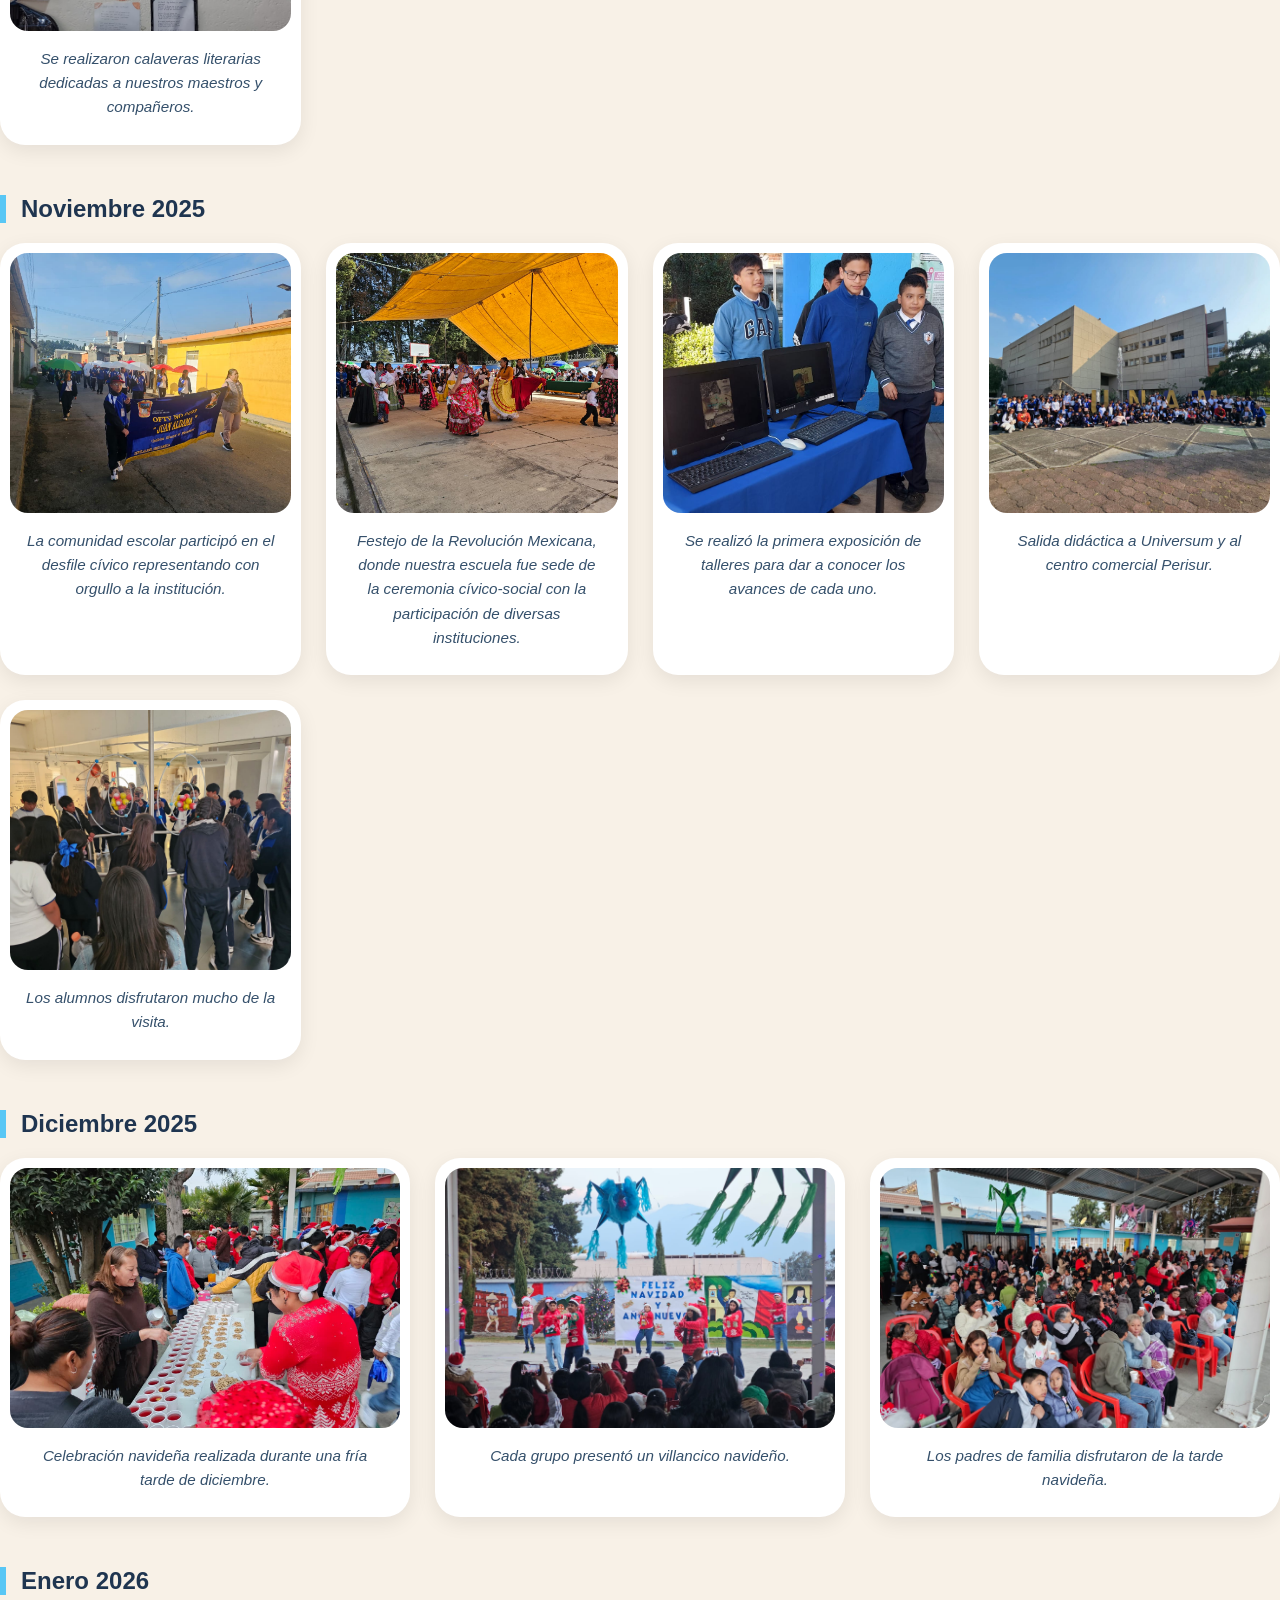
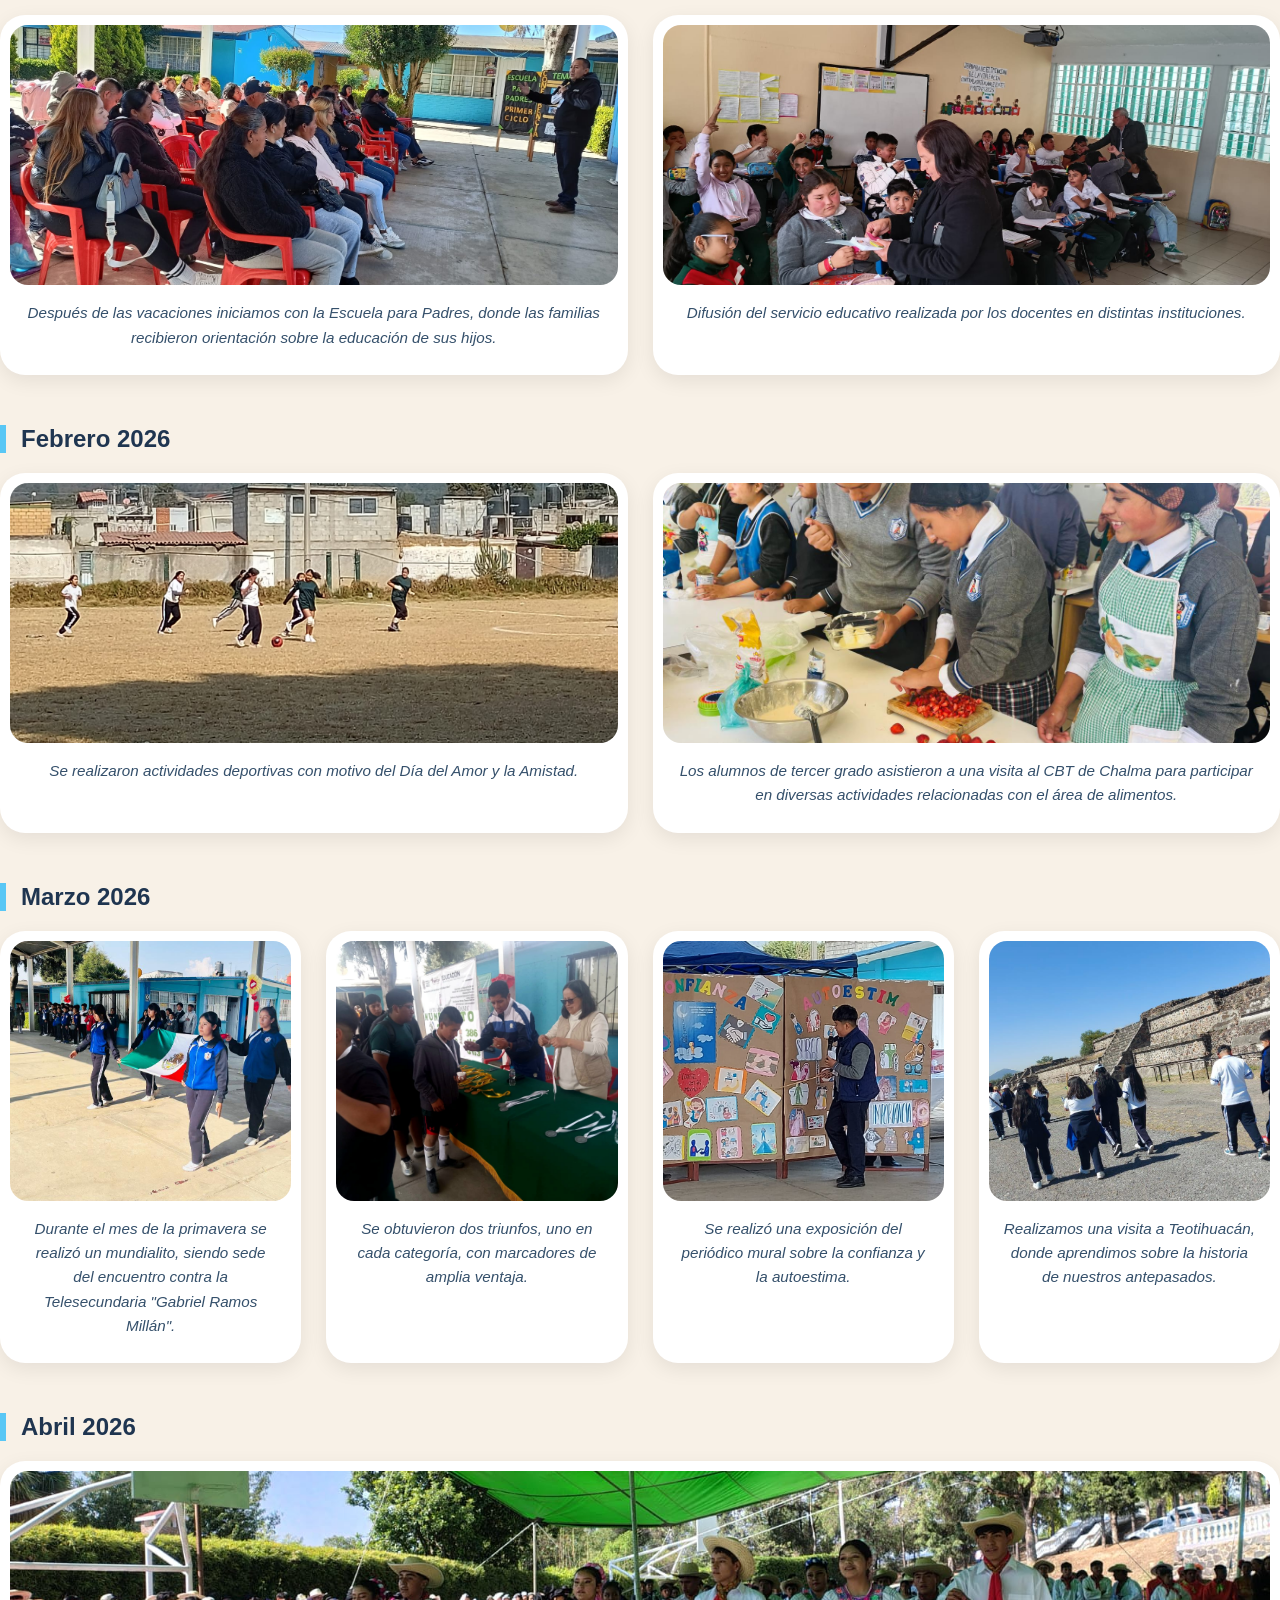
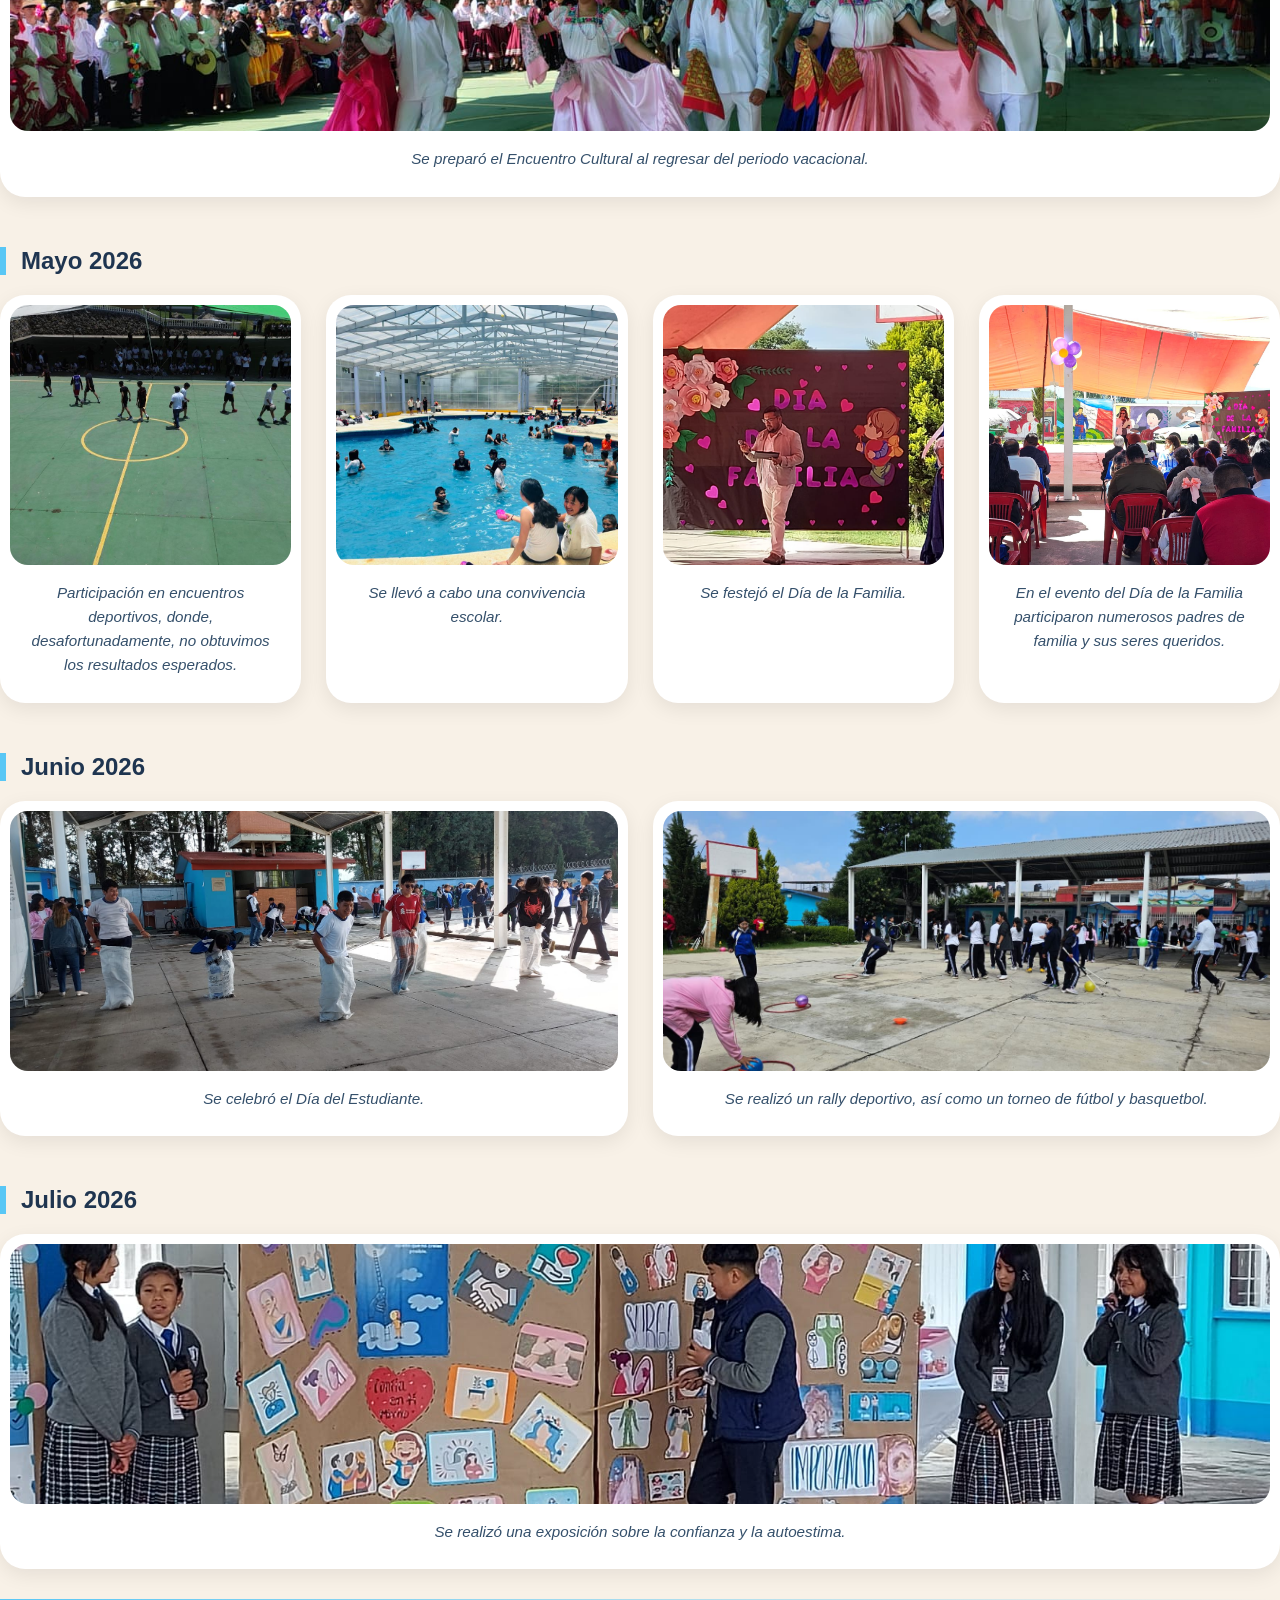
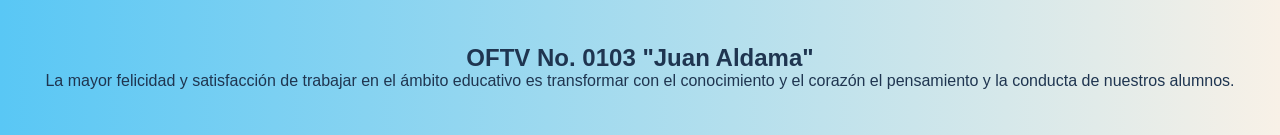
<file: galeria.html>
<!doctype html>
<html lang="es">
<head>
    <meta charset="utf-8">
    <meta name="viewport" content="width=device-width,initial-scale=1">

    <title>Galería Escolar | OFTV No. 0103 "Juan Aldama"</title>

    <meta name="description" content="Galería fotográfica de instalaciones, eventos y actividades escolares de la Telesecundaria OFTV No. 0103 Juan Aldama.">

    <link rel="stylesheet" href="styles.css">
</head>

<body>

<!-- Logo -->
<div class="top">
  <img src="assets/logo_transparent.jpeg" alt="Logo de la escuela">
</div>

<!-- Menú -->
<nav id="sidebar" class="sidebar">
  <a href="index.html">Inicio</a>
  <a href="acerca.html">Acerca de la telesecundaria</a>
  <a href="oferta.html">Oferta educativa</a>
  <a href="noticias.html">Noticias y avisos</a>
  <a href="politicas.html">Políticas y reglamentos</a>
  <a href="galeria.html">Imágenes de la escuela</a>
  <a href="docentes.html">Plantilla docente</a>
</nav>

<!-- Encabezado -->
<header>
  <div class="row">
    <button class="btn" onclick="toggleMenu()">☰</button>
    <div class="title">OFTV NO 0103 "JUAN ALDAMA"</div>
  </div>
</header>

<!-- Banner -->
<div class="gallery-banner">

  <h1>Galería Escolar</h1>

  <p>
    Conoce las instalaciones, actividades académicas y eventos de la escuela.
  </p>

</div>

<!-- INSTALACIONES -->
<div class="gallery-section">
  <h2>Instalaciones</h2>

  <div class="gallery-grid">

    <div class="gallery-item"><img src="assets/F16.jpeg" title="Fachada de la escuela" onclick="openImg(this.src)">
      <p class="gallery-desc">Fachada principal de la Telesecundaria OFTV No. 0103 "Juan Aldama".</p></div>
    <div class="gallery-item"><img src="assets/F15.jpeg" onclick="openImg(this.src)">
      <p class="gallery-desc">Vista interior del acceso principal de la Telesecundaria OFTV No. 0103 "Juan Aldama"</p></div>
    <div class="gallery-item"><img src="assets/F14.jpeg" onclick="openImg(this.src)">
      <p class="gallery-desc">Vista general de las aulas de la institución, espacios destinados al desarrollo de las actividades académicas de los estudiantes.</p></div>
    <div class="gallery-item"><img src="assets/F19.jpeg" onclick="openImg(this.src)">
      <p class="gallery-desc">Detalle exterior de los salones de clase que conforman la infraestructura educativa de la institución.</p></div>
    <div class="gallery-item"><img src="assets/ft6.jpeg" onclick="openImg(this.src)">
      <p class="gallery-desc">Módulo de sanitarios escolares, acondicionado para brindar un servicio higiénico y seguro a la comunidad educativa. </p></div>
    <div class="gallery-item"><img src="assets/F28.jpeg" onclick="openImg(this.src)">
      <p class="gallery-desc">Cancha de basquetbol integrada con áreas verdes que ofrecen un entorno agradable para el desarrollo de actividades deportivas y de recreación.</p></div>
    <div class="gallery-item"><img src="assets/F22.jpeg" onclick="openImg(this.src)">
      <p class="gallery-desc">Cancha de basquetbol utilizada para actividades deportivas, recreativas y eventos de convivencia escolar.</p></div>
    <div class="gallery-item"><img src="assets/ft3.jpeg" onclick="openImg(this.src)">
      <p class="gallery-desc">Mural artístico que fortalece la identidad escolar mediante representaciones culturales, históricas y valores de la comunidad educativa. </p></div>
    <div class="gallery-item"><img src="assets/ft4.jpeg" onclick="openImg(this.src)">
      <p class="gallery-desc">Espacio deportivo acompañado de un mural institucional que promueve la identidad, la cultura y el sentido de pertenencia. </p></div>
    <div class="gallery-item"><img src="assets/image.jpeg" onclick="openImg(this.src)">
      <p class="gallery-desc">Mural institucional con el lema de la escuela y los emblemas que representan la identidad de la Telesecundaria "Juan Aldama". </p></div>
    <div class="gallery-item"><img src="assets/ft1.jpeg" onclick="openImg(this.src)">
      <p class="gallery-desc">Pasillos laterales y áreas verdes entre los edificios de la institución</p></div>
    <div class="gallery-item"><img src="assets/ft2.jpeg" onclick="openImg(this.src)">
      <p class="gallery-desc">Pasillo que comunica las diferentes aulas y áreas académicas de la institución, rodeado de áreas verdes.</p></div>
    <div class="gallery-item"><img src="assets/F23.jpeg" onclick="openImg(this.src)">
      <p class="gallery-desc">Área de mesas al aire libre destinada al descanso, la convivencia y el consumo de alimentos durante los periodos de receso. </p></div>
    <div class="gallery-item"><img src="assets/F24.jpeg" onclick="openImg(this.src)">
      <p class="gallery-desc">Espacio techado que brinda a los estudiantes un lugar cómodo para la convivencia y descanso. </p></div>
    <div class="gallery-item"><img src="assets/F26.jpeg" onclick="openImg(this.src)">
      <p class="gallery-desc">Cooperativa escolar, espacio destinado para brindar servicio a la comunidad estudiantil durante la jornada escolar.</p></div>
    <div class="gallery-item"><img src="assets/F27.jpeg" onclick="openImg(this.src)">
      <p class="gallery-desc">Vista exterior de la cooperativa escolar y del área de convivencia utilizada por los alumnos durante los horarios de descanso. </p></div>
    <div class="gallery-item"><img src="assets/computo1 (1).jpeg" onclick="openImg(this.src)">
      <p class="gallery-desc">Aula de cómputo equipada con equipos de cómputo que fortalecen el aprendizaje y el desarrollo de competencias digitales de los estudiantes. </p></div>


  </div>
</div>

<!-- Ciclo escolar 2025-2026 -->
<!-- Ciclo escolar 2025-2026 -->
<div class="gallery-section">
  <h2>Ciclo escolar 2025-2026</h2>

  <h2>Septiembre 2025</h2>
  <div class="gallery-grid">

    <div class="gallery-item">
      <img src="assets/1.jpeg" onclick="openImg(this.src)">
      <p class="gallery-desc">Inicio del ciclo escolar 2025-2026.</p>
    </div>

    <div class="gallery-item">
      <img src="assets/2.jpeg" onclick="openImg(this.src)">
      <p class="gallery-desc">Primer acto cívico del ciclo escolar 2025-2026.</p>
    </div>

    <div class="gallery-item">
      <img src="assets/5.jpeg" onclick="openImg(this.src)">
      <p class="gallery-desc">Llegada del supervisor escolar.</p>
    </div>

    <div class="gallery-item">
      <img src="assets/6.jpeg" onclick="openImg(this.src)">
      <p class="gallery-desc">Llegada del supervisor escolar, quien amablemente nos dio la bienvenida.</p>
    </div>

    <div class="gallery-item">
      <img src="assets/8.jpeg" onclick="openImg(this.src)">
      <p class="gallery-desc">Entrega de libros de texto enviados por la Secretaría de Educación Pública.</p>
    </div>

    <div class="gallery-item">
      <img src="assets/11.jpg" onclick="openImg(this.src)">
      <p class="gallery-desc">Los alumnos de 2.º "A" presentaron un bailable representativo del estado de Oaxaca.</p>
    </div>

  </div>
</div>

<div class="gallery-section">
  <h2>Octubre 2025</h2>

  <div class="gallery-grid">

    <div class="gallery-item">
      <img src="assets/15.jpeg" onclick="openImg(this.src)">
      <p class="gallery-desc">Organización de tertulias literarias como parte del programa de lectura.</p>
    </div>

    <div class="gallery-item">
      <img src="assets/19.jpeg" onclick="openImg(this.src)">
      <p class="gallery-desc">Durante este mes se crearon los talleres, entre ellos el taller de música.</p>
    </div>

    <div class="gallery-item">
      <img src="assets/34.jpeg" onclick="openImg(this.src)">
      <p class="gallery-desc">Taller de Banda de Guerra.</p>
    </div>

    <div class="gallery-item">
      <img src="assets/32.jpeg" onclick="openImg(this.src)">
      <p class="gallery-desc">Taller de Pintura Textil.</p>
    </div>

    <div class="gallery-item">
      <img src="assets/20.jpeg" onclick="openImg(this.src)">
      <p class="gallery-desc">Taller de Repostería.</p>
    </div>

    <div class="gallery-item">
      <img src="assets/24.jpeg" onclick="openImg(this.src)">
      <p class="gallery-desc">Taller de Aplicaciones Digitales.</p>
    </div>

    <div class="gallery-item">
      <img src="assets/26.jpeg" onclick="openImg(this.src)">
      <p class="gallery-desc">Se realizó la ofrenda escolar con una gran variedad de frutas.</p>
    </div>

    <div class="gallery-item">
      <img src="assets/27.jpeg" onclick="openImg(this.src)">
      <p class="gallery-desc">Se llevó a cabo un concurso de disfraces.</p>
    </div>

    <div class="gallery-item">
      <img src="assets/28.jpeg" onclick="openImg(this.src)">
      <p class="gallery-desc">Se realizaron calaveras literarias dedicadas a nuestros maestros y compañeros.</p>
    </div>

  </div>
</div>

<div class="gallery-section">
  <h2>Noviembre 2025</h2>

  <div class="gallery-grid">

    <div class="gallery-item">
      <img src="assets/29.jpeg" onclick="openImg(this.src)">
      <p class="gallery-desc">La comunidad escolar participó en el desfile cívico representando con orgullo a la institución.</p>
    </div>

    <div class="gallery-item">
      <img src="assets/30.2.jpeg" onclick="openImg(this.src)">
      <p class="gallery-desc">Festejo de la Revolución Mexicana, donde nuestra escuela fue sede de la ceremonia cívico-social con la participación de diversas instituciones.</p>
    </div>

    <div class="gallery-item">
      <img src="assets/33.jpeg" onclick="openImg(this.src)">
      <p class="gallery-desc">Se realizó la primera exposición de talleres para dar a conocer los avances de cada uno.</p>
    </div>

    <div class="gallery-item">
      <img src="assets/38.jpeg" onclick="openImg(this.src)">
      <p class="gallery-desc">Salida didáctica a Universum y al centro comercial Perisur.</p>
    </div>

    <div class="gallery-item">
      <img src="assets/40.jpeg" onclick="openImg(this.src)">
      <p class="gallery-desc">Los alumnos disfrutaron mucho de la visita.</p>
    </div>

  </div>
</div>

<div class="gallery-section">
  <h2>Diciembre 2025</h2>

  <div class="gallery-grid">

    <div class="gallery-item">
      <img src="assets/ft7.jpeg" onclick="openImg(this.src)">
      <p class="gallery-desc">Celebración navideña realizada durante una fría tarde de diciembre.</p>
    </div>

    <div class="gallery-item">
      <img src="assets/ft9.jpeg" onclick="openImg(this.src)">
      <p class="gallery-desc">Cada grupo presentó un villancico navideño.</p>
    </div>

    <div class="gallery-item">
      <img src="assets/ft8.jpeg" onclick="openImg(this.src)">
      <p class="gallery-desc">Los padres de familia disfrutaron de la tarde navideña.</p>
    </div>

  </div>
</div>

<div class="gallery-section">
  <h2>Enero 2026</h2>

  <div class="gallery-grid">

    <div class="gallery-item">
      <img src="assets/50.jpeg" onclick="openImg(this.src)">
      <p class="gallery-desc">Después de las vacaciones iniciamos con la Escuela para Padres, donde las familias recibieron orientación sobre la educación de sus hijos.</p>
    </div>

    <div class="gallery-item">
      <img src="assets/55.jpeg" onclick="openImg(this.src)">
      <p class="gallery-desc">Difusión del servicio educativo realizada por los docentes en distintas instituciones.</p>
    </div>

  </div>
</div>

<div class="gallery-section">
  <h2>Febrero 2026</h2>

  <div class="gallery-grid">

    <div class="gallery-item">
      <img src="assets/62.jpeg" onclick="openImg(this.src)">
      <p class="gallery-desc">Se realizaron actividades deportivas con motivo del Día del Amor y la Amistad.</p>
    </div>

    <div class="gallery-item">
      <img src="assets/58.jpeg" onclick="openImg(this.src)">
      <p class="gallery-desc">Los alumnos de tercer grado asistieron a una visita al CBT de Chalma para participar en diversas actividades relacionadas con el área de alimentos.</p>
    </div>

  </div>
</div>

<div class="gallery-section">
  <h2>Marzo 2026</h2>

  <div class="gallery-grid">

    <div class="gallery-item">
      <img src="assets/61.jpeg" onclick="openImg(this.src)">
      <p class="gallery-desc">Durante el mes de la primavera se realizó un mundialito, siendo sede del encuentro contra la Telesecundaria "Gabriel Ramos Millán".</p>
    </div>

    <div class="gallery-item">
      <img src="assets/63.jpeg" onclick="openImg(this.src)">
      <p class="gallery-desc">Se obtuvieron dos triunfos, uno en cada categoría, con marcadores de amplia ventaja.</p>
    </div>

    <div class="gallery-item">
      <img src="assets/65.jpeg" onclick="openImg(this.src)">
      <p class="gallery-desc">Se realizó una exposición del periódico mural sobre la confianza y la autoestima.</p>
    </div>

    <div class="gallery-item">
      <img src="assets/91.jpeg" onclick="openImg(this.src)">
      <p class="gallery-desc">Realizamos una visita a Teotihuacán, donde aprendimos sobre la historia de nuestros antepasados.</p>
    </div>

  </div>
</div>

<div class="gallery-section">
  <h2>Abril 2026</h2>

  <div class="gallery-grid">

    <div class="gallery-item">
      <img src="assets/92.jpeg" onclick="openImg(this.src)">
      <p class="gallery-desc">Se preparó el Encuentro Cultural al regresar del periodo vacacional.</p>
    </div>

  </div>
</div>

<div class="gallery-section">
  <h2>Mayo 2026</h2>

  <div class="gallery-grid">

    <div class="gallery-item">
      <img src="assets/93.jpeg" onclick="openImg(this.src)">
      <p class="gallery-desc">Participación en encuentros deportivos, donde, desafortunadamente, no obtuvimos los resultados esperados.</p>
    </div>

    <div class="gallery-item">
      <img src="assets/76.jpeg" onclick="openImg(this.src)">
      <p class="gallery-desc">Se llevó a cabo una convivencia escolar.</p>
    </div>

    <div class="gallery-item">
      <img src="assets/78.jpeg" onclick="openImg(this.src)">
      <p class="gallery-desc">Se festejó el Día de la Familia.</p>
    </div>

    <div class="gallery-item">
      <img src="assets/79.jpeg" onclick="openImg(this.src)">
      <p class="gallery-desc">En el evento del Día de la Familia participaron numerosos padres de familia y sus seres queridos.</p>
    </div>

  </div>
</div>

<div class="gallery-section">
  <h2>Junio 2026</h2>

  <div class="gallery-grid">

    <div class="gallery-item">
      <img src="assets/81.jpeg" onclick="openImg(this.src)">
      <p class="gallery-desc">Se celebró el Día del Estudiante.</p>
    </div>

    <div class="gallery-item">
      <img src="assets/82.jpeg" onclick="openImg(this.src)">
      <p class="gallery-desc">Se realizó un rally deportivo, así como un torneo de fútbol y basquetbol.</p>
    </div>

  </div>
</div>

<div class="gallery-section">
  <h2>Julio 2026</h2>

  <div class="gallery-grid">

    <div class="gallery-item">
      <img src="assets/65.jpeg" onclick="openImg(this.src)">
      <p class="gallery-desc">Se realizó una exposición sobre la confianza y la autoestima.</p>
    </div>
  </div>
</div>
<!--Titulo de la seccion o mes dl ciclo
<div class="gallery-section">
  <h2>Ciclo escolar 2026-2027 2026</h2> <!--Titulo de la seccion este solo se pone al principio del ciclo despues solo poner el del mes
  <h2>Septiembre</h2> <!--Titulo de la seccion o mes dl ciclo
  <div class="gallery-grid">

    <div class="gallery-item">
      <img src="assets/65.jpeg" onclick="openImg(this.src)"> <!-- aqui va a ir el nombre de la imagen vamos a dejar "assets/aqui ponemos el nombre de la imagen"
      <p class="gallery-desc">Comienzo del ciclo escolar 2026-2027.</p><!--Aqui va la descripcion que va a aparecer abajo de la imagen 
    </div>
  </div>
</div>    
Titulo de la seccion o mes dl ciclo-->
    
<!-- Lightbox (imagen ampliada) -->
<div class="lightbox" id="lightbox" onclick="closeImg()">
  <span class="close">&times;</span>
  <img id="lightbox-img">
</div>

<!-- Pie de página -->
<footer>
  <h2>OFTV No. 0103 "Juan Aldama"</h2>

  <p>
    La mayor felicidad y satisfacción de trabajar en el ámbito educativo
    es transformar con el conocimiento y el corazón el pensamiento y la conducta
    de nuestros alumnos.
  </p>
</footer>

<script src="script.js"></script>

</body>
</html>
</file>
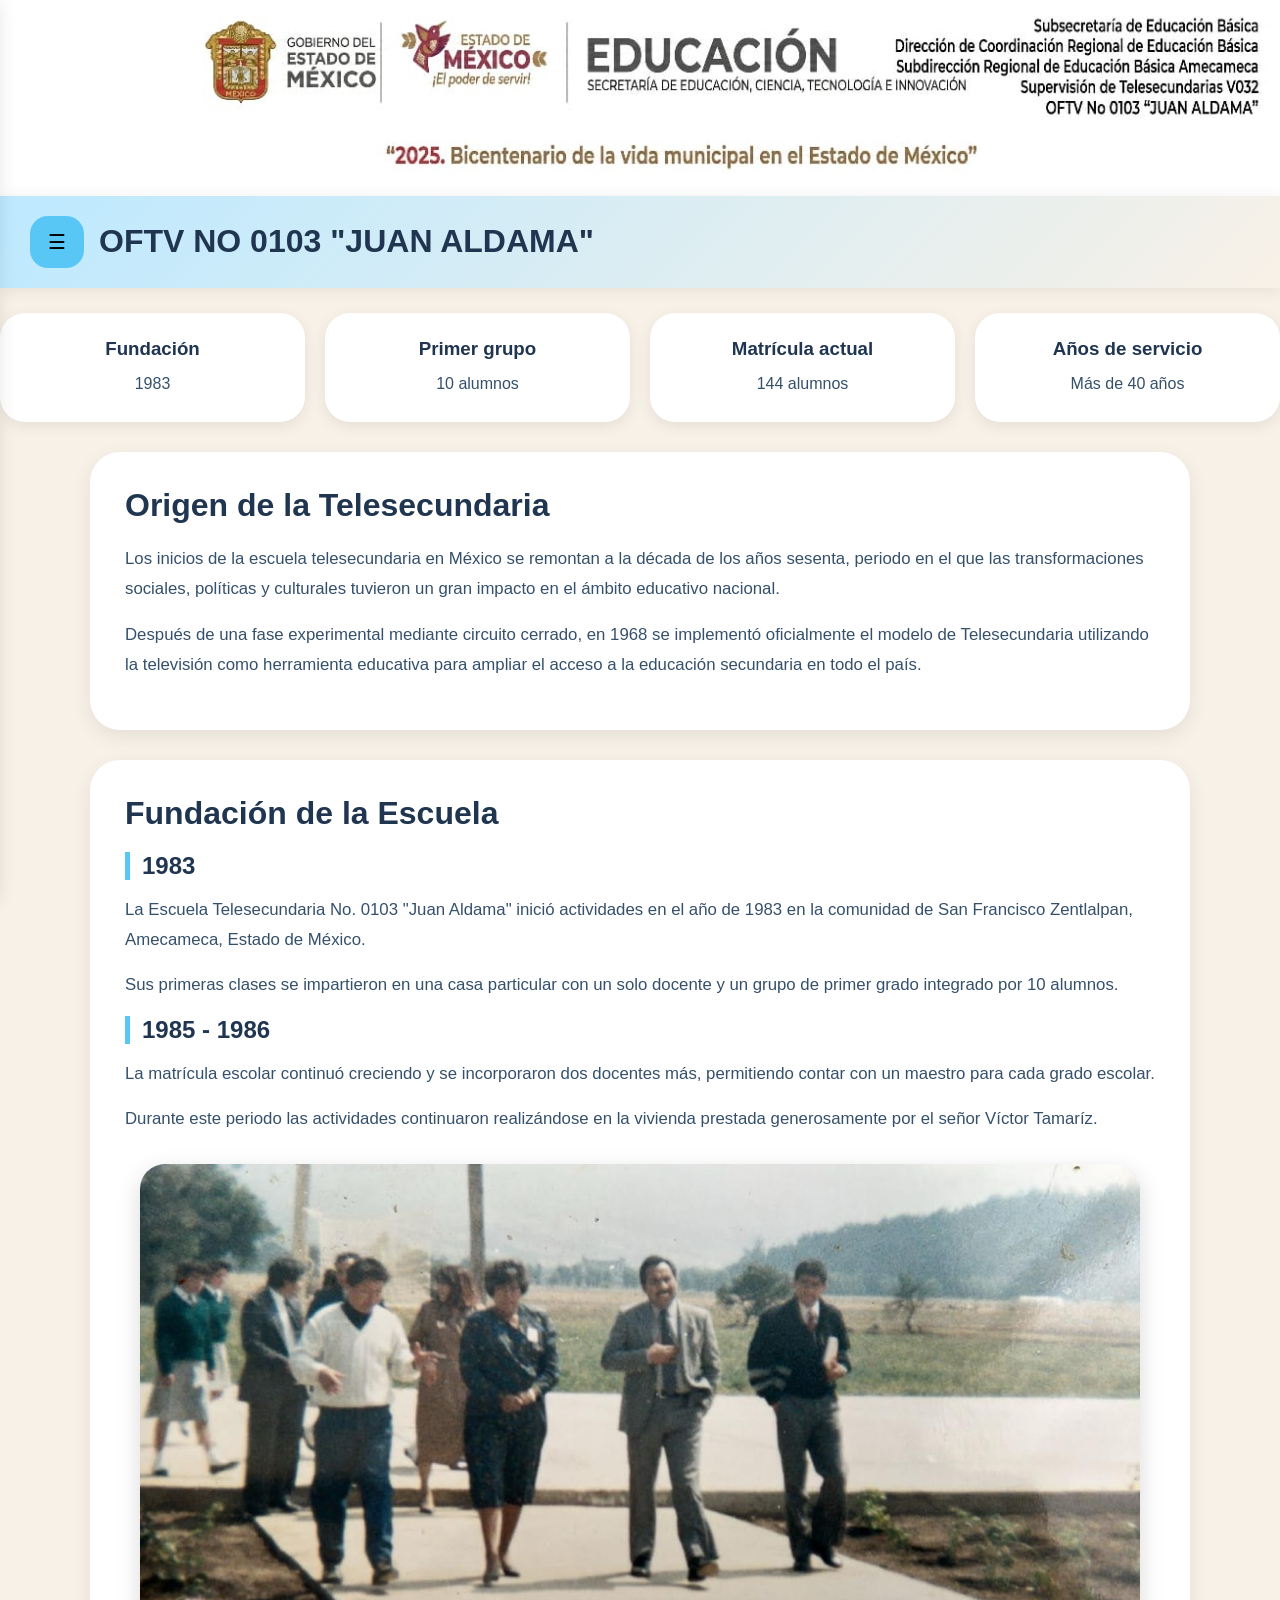
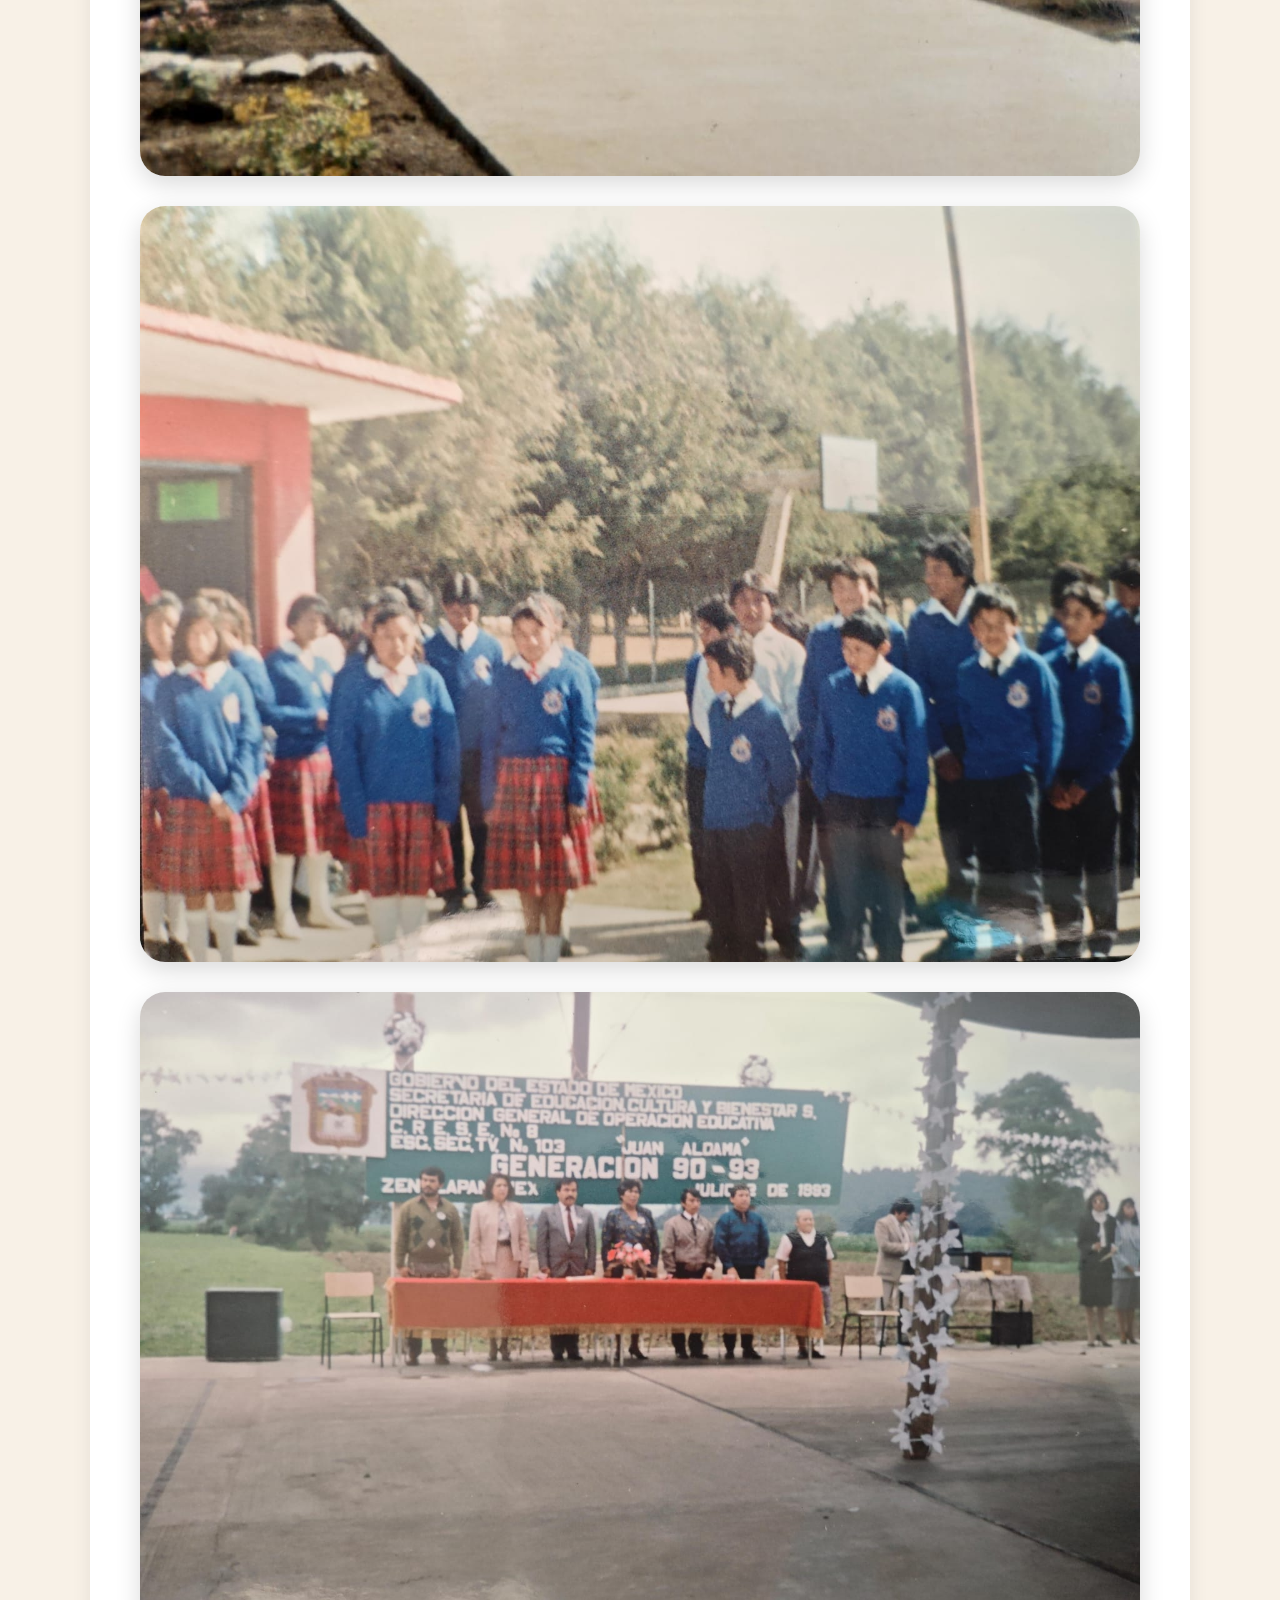
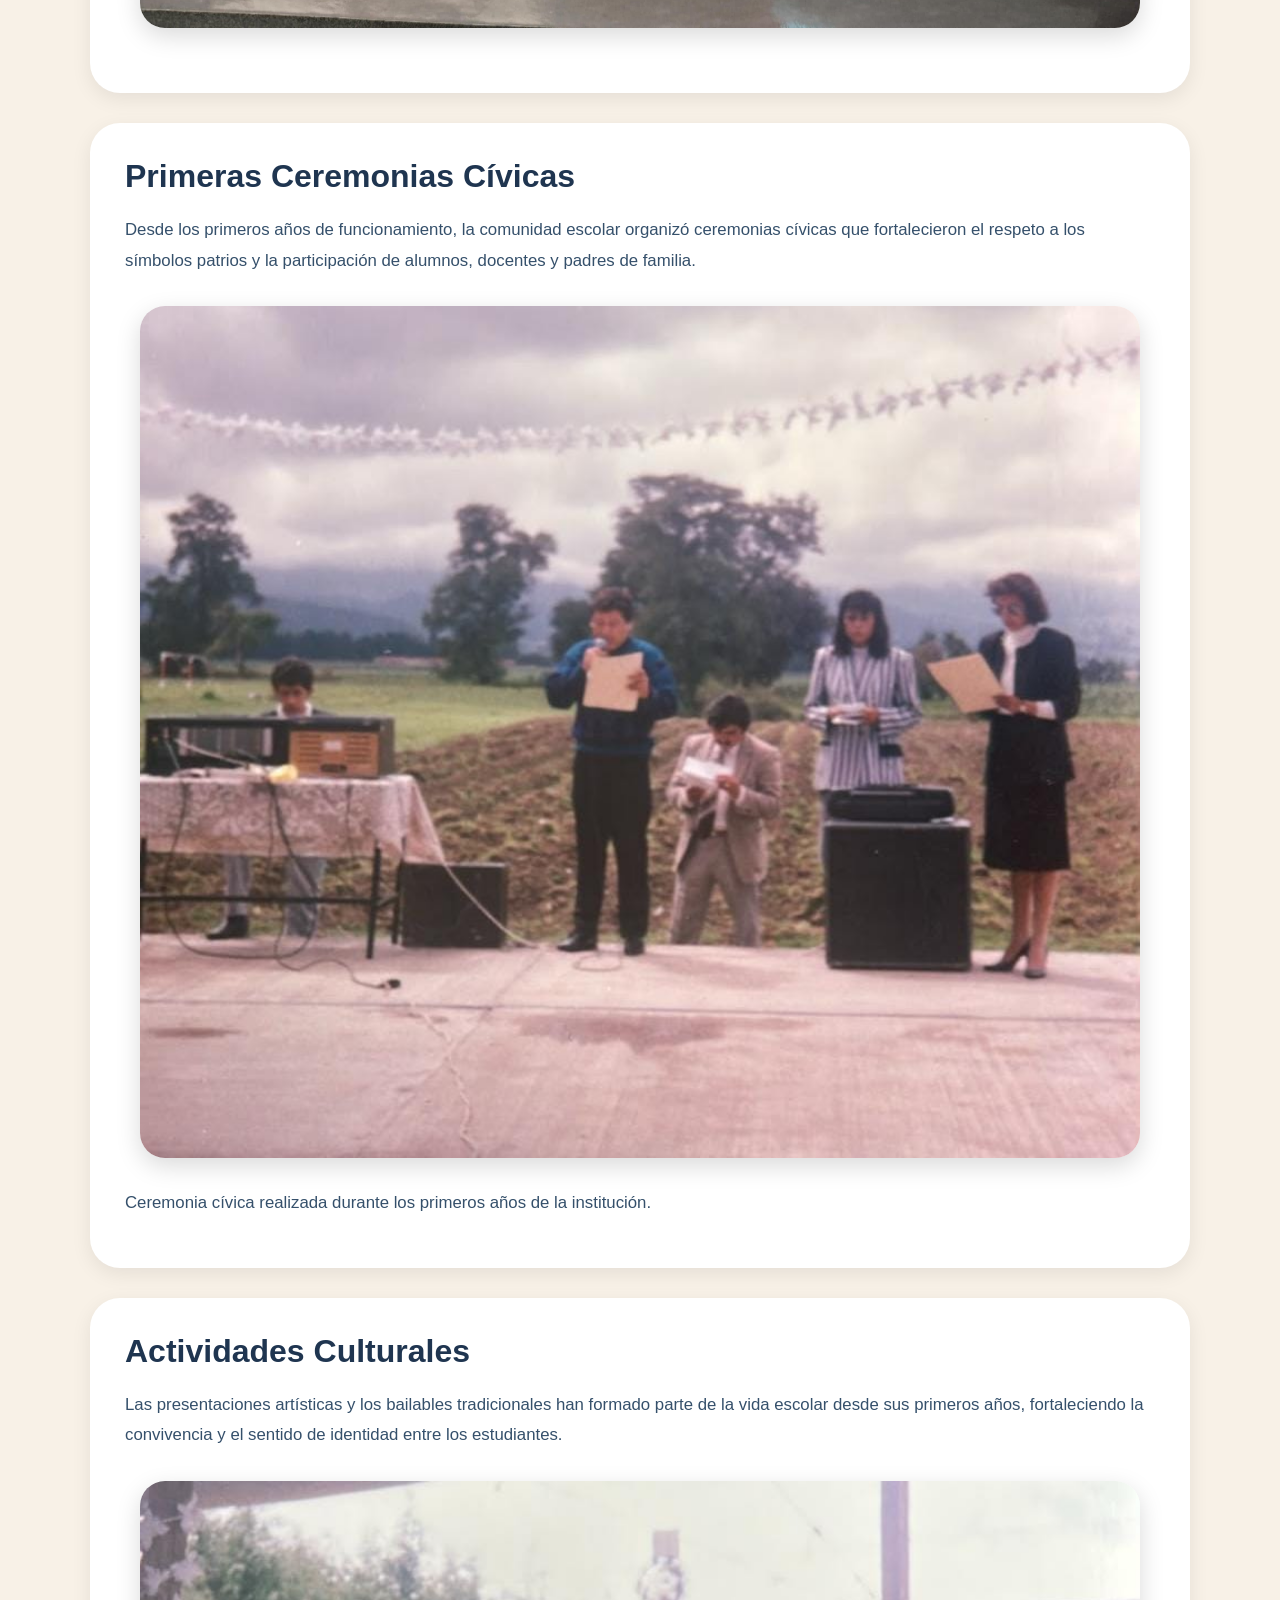
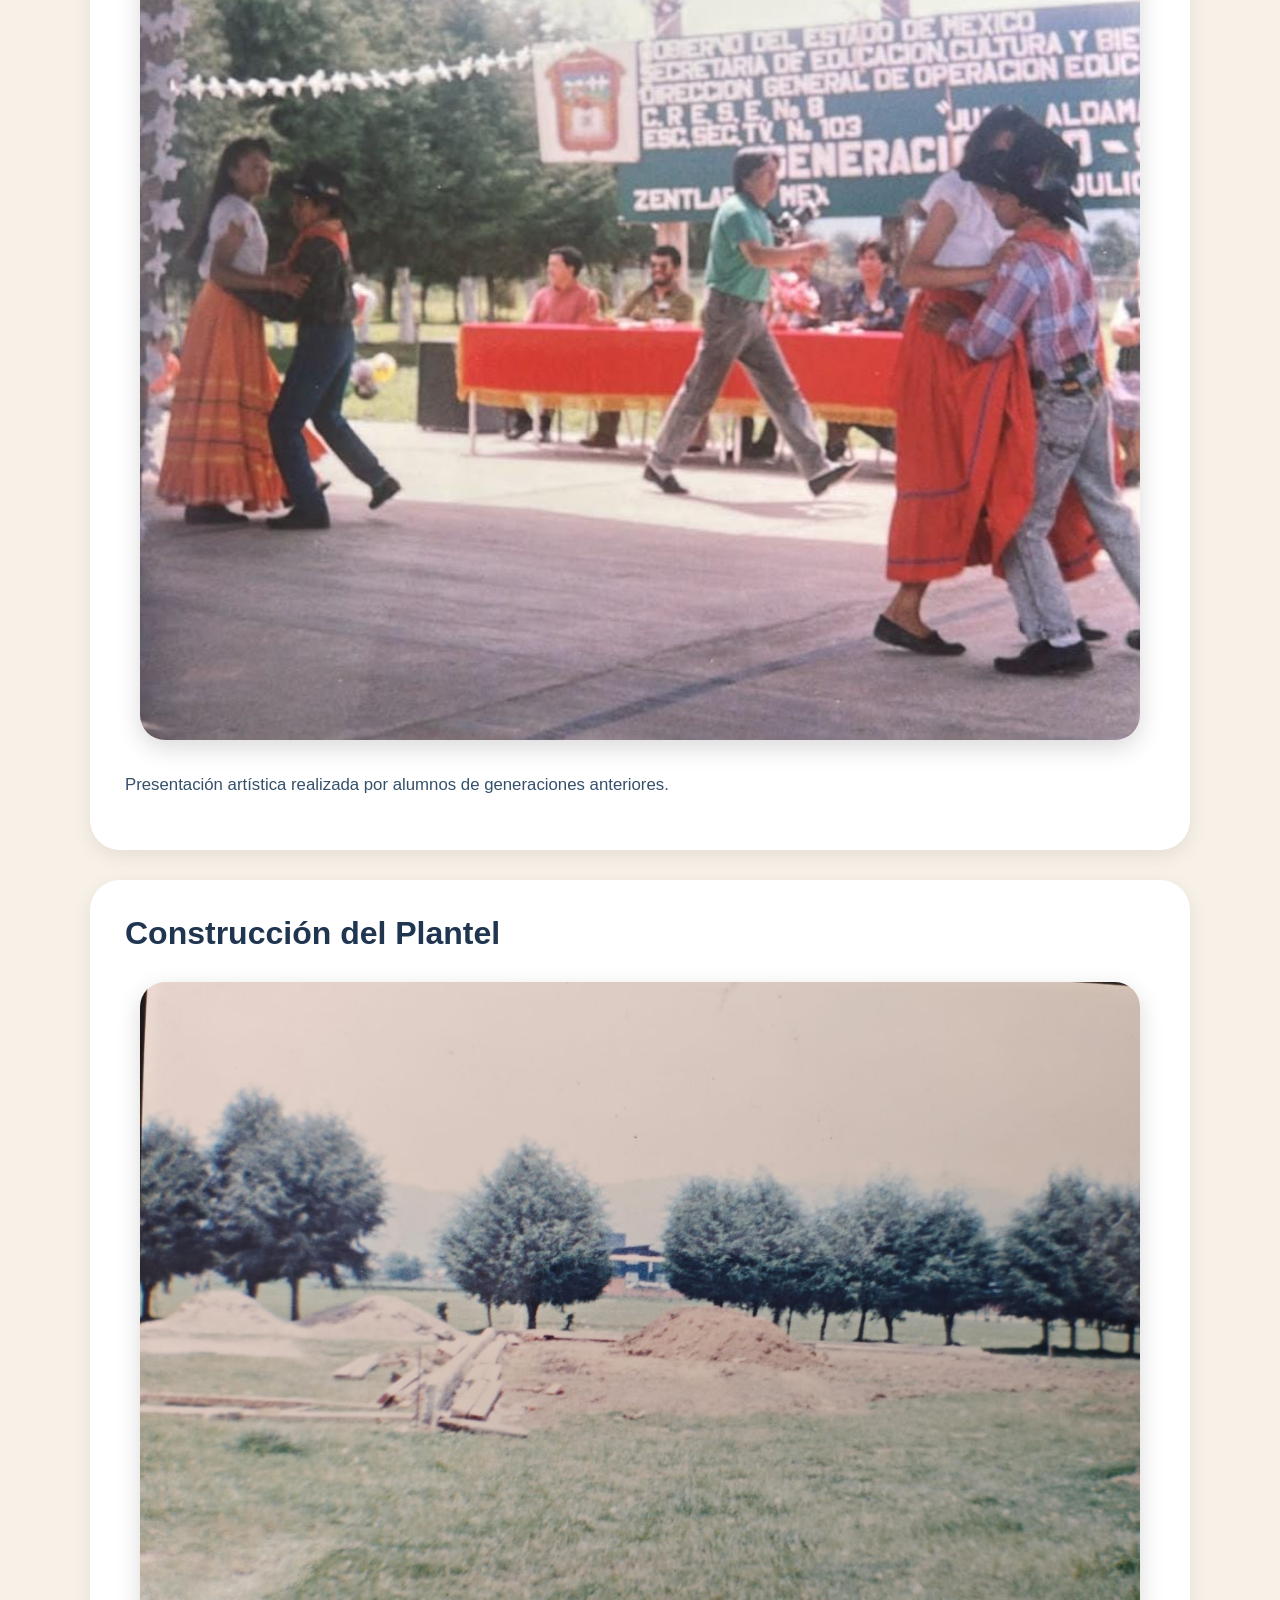
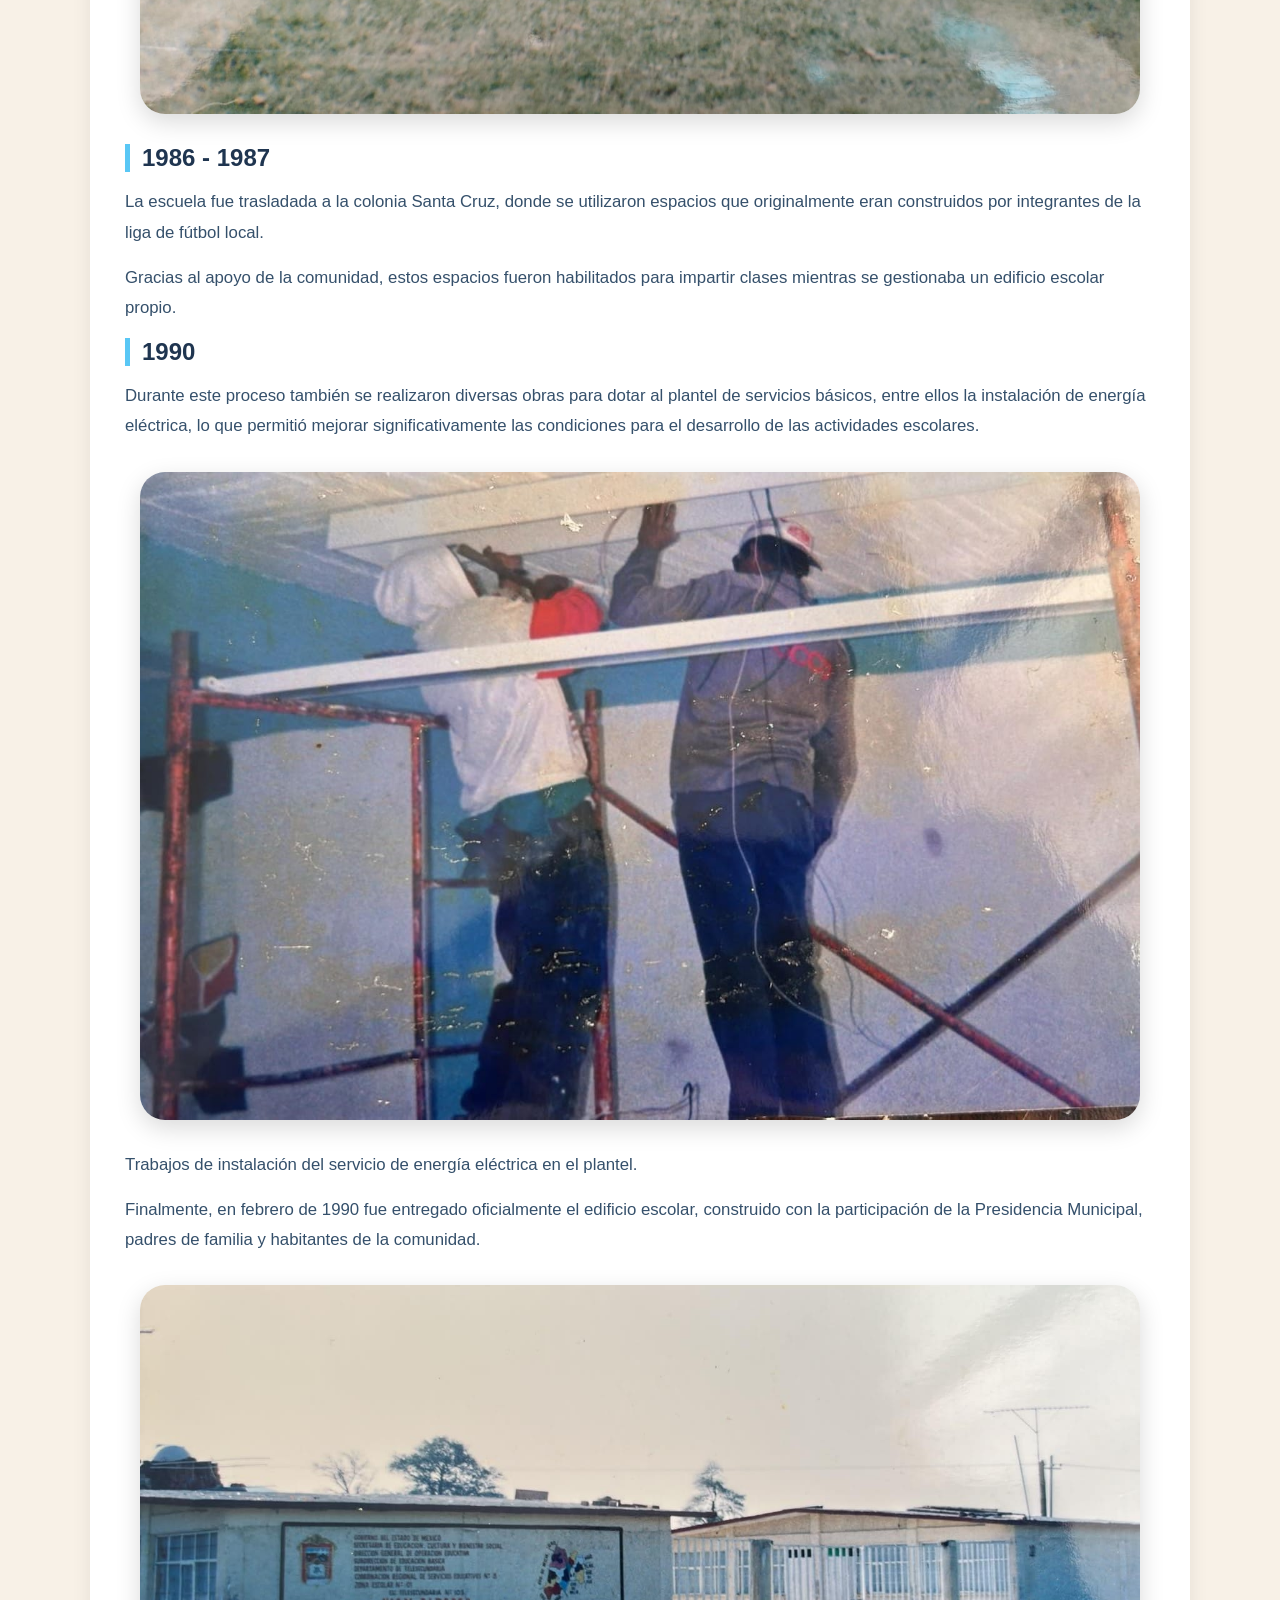
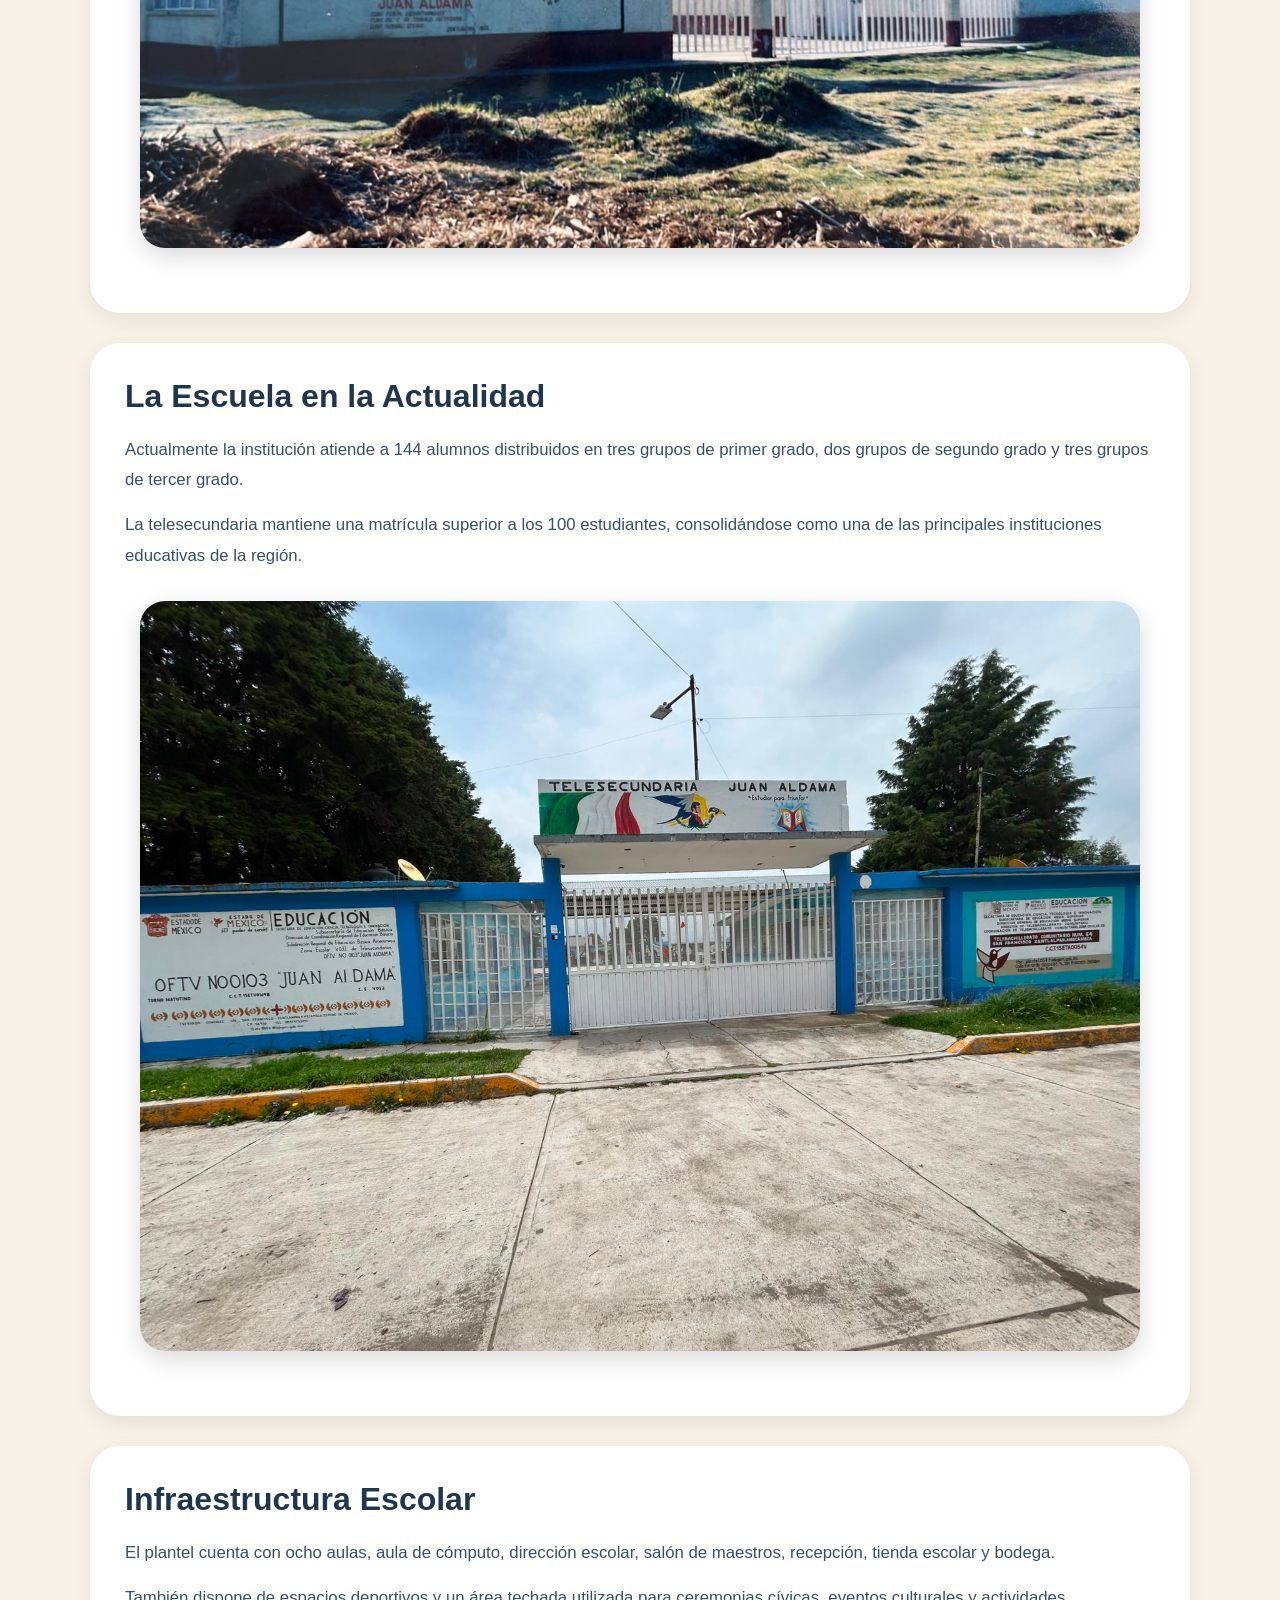
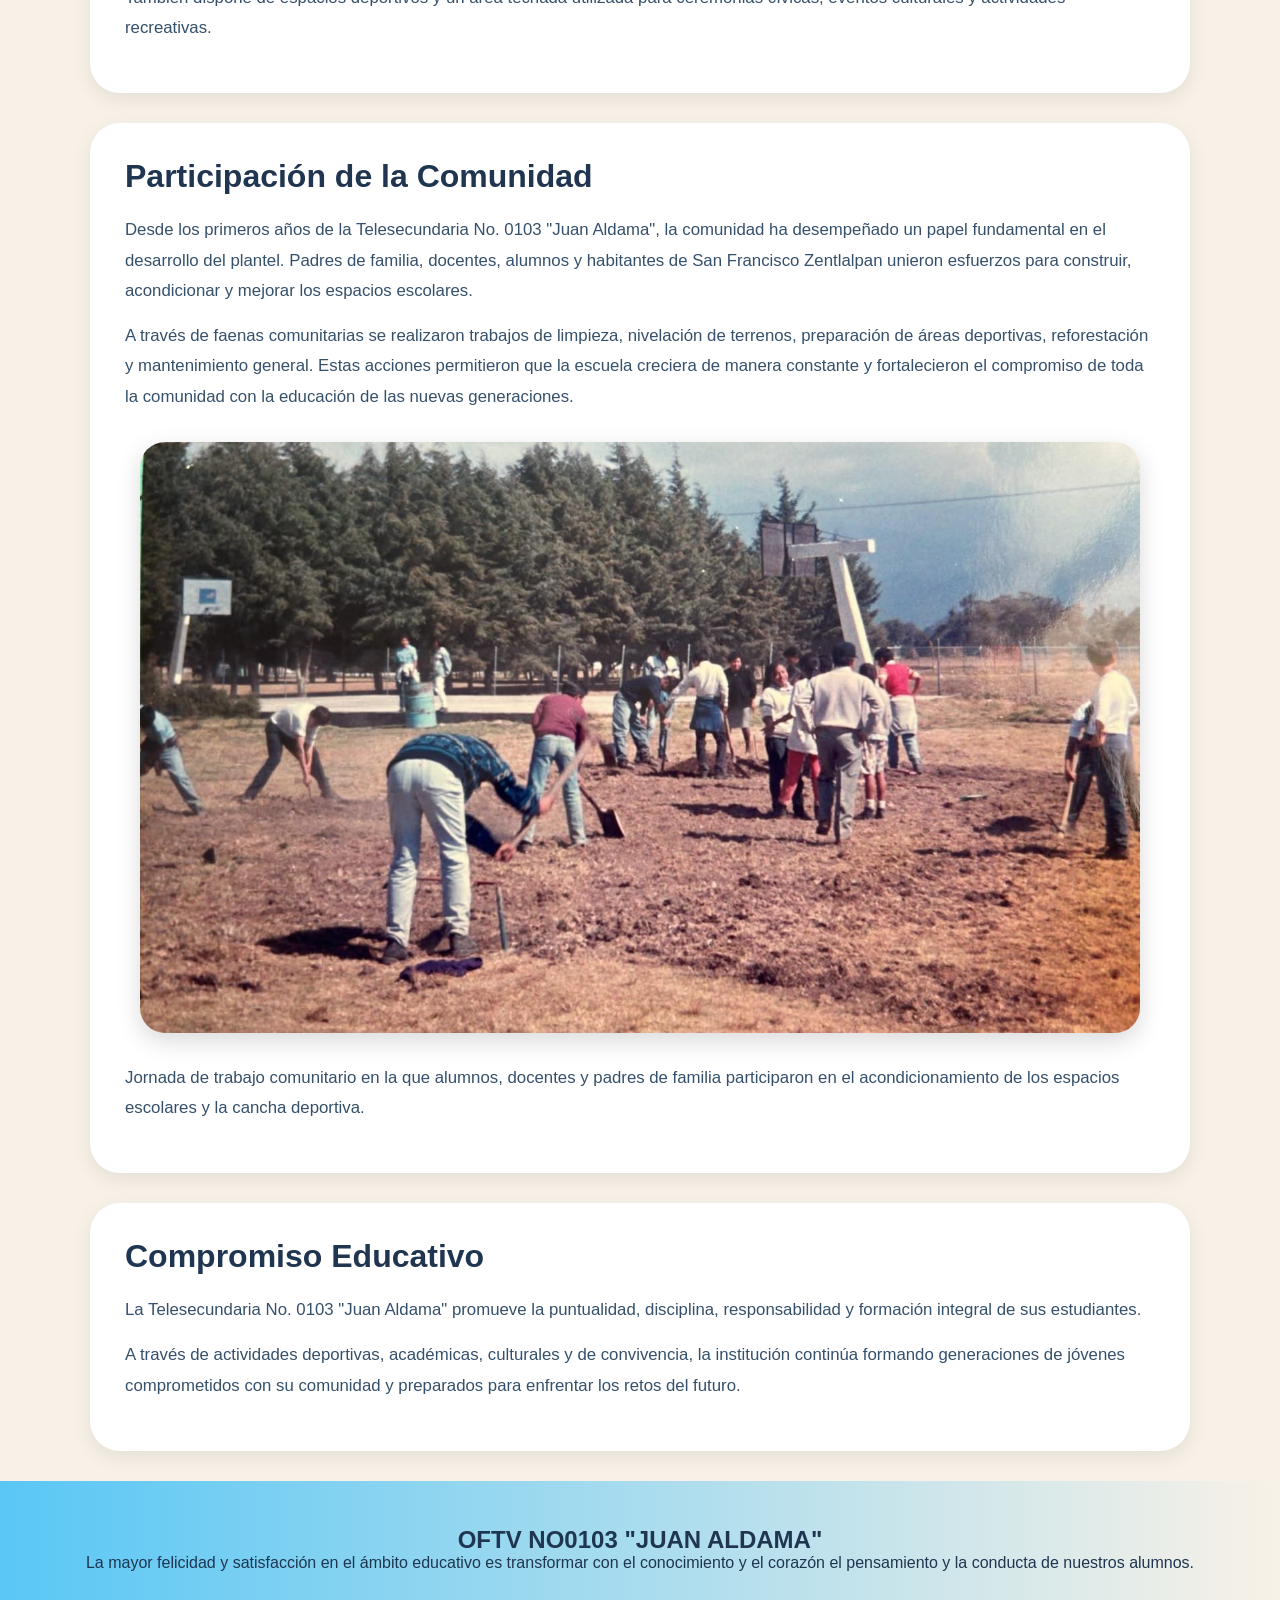
<file: historia.html>
<!doctype html>
<html lang="es">
<head>
    <meta charset="utf-8">
    <meta name="viewport" content="width=device-width,initial-scale=1">

    <!-- Título de la pestaña del navegador -->
    <title>Historia de la Escuela | OFTV No. 0103 "Juan Aldama"</title>

    <!-- Descripción SEO -->
    <meta name="description" content="Historia y evolución de la Telesecundaria OFTV No. 0103 Juan Aldama desde su fundación hasta la actualidad.">

    <!-- Estilos principales -->
    <link rel="stylesheet" href="styles.css">
</head>

<body>

<!-- LOGO PRINCIPAL -->
<div class="top">
    <img src="assets/logo_transparent.jpeg" alt="Logo de la Telesecundaria">
</div>

<!-- MENÚ LATERAL -->
<div id="sidebar" class="sidebar">
    <a href="index.html">Inicio</a>
    <a href="acerca.html">Acerca de la telesecundaria</a>
    <a href="historia.html">Historia</a>
    <a href="oferta.html">Oferta educativa</a>
    <a href="noticias.html">Noticias y avisos</a>
    <a href="politicas.html">Políticas y reglamentos</a>
    <a href="galeria.html">Imágenes de la escuela</a>
    <a href="docentes.html">Plantilla docente</a>
</div>

<!-- BARRA SUPERIOR -->
<header>
    <div class="row">
        <!-- Botón para abrir/cerrar menú en celular -->
        <button class="btn" onclick="toggleMenu()">☰</button>

        <div class="title">OFTV NO 0103 "JUAN ALDAMA"</div>
    </div>
</header>

<!-- ESTADÍSTICAS HISTÓRICAS -->
<div class="stats-grid">

    <div class="stat-card">
        <h3>Fundación</h3>
        <p>1983</p>
    </div>

    <div class="stat-card">
        <h3>Primer grupo</h3>
        <p>10 alumnos</p>
    </div>

    <div class="stat-card">
        <h3>Matrícula actual</h3>
        <p>144 alumnos</p>
    </div>

    <div class="stat-card">
        <h3>Años de servicio</h3>
        <p>Más de 40 años</p>
    </div>

</div>

<!-- ORIGEN DE LA ESCUELA -->
<div class="info-box">

    <h2>Origen de la Telesecundaria</h2>

    <p>
        Los inicios de la escuela telesecundaria en México se remontan a la década de los años
        sesenta, periodo en el que las transformaciones sociales, políticas y culturales tuvieron
        un gran impacto en el ámbito educativo nacional.
    </p>

    <p>
        Después de una fase experimental mediante circuito cerrado, en 1968 se implementó
        oficialmente el modelo de Telesecundaria utilizando la televisión como herramienta
        educativa para ampliar el acceso a la educación secundaria en todo el país.
    </p>

</div>

<!-- FUNDACIÓN -->
<div class="info-box">

    <h2>Fundación de la Escuela</h2>

    <h3>1983</h3>

    <p>
        La Escuela Telesecundaria No. 0103 "Juan Aldama" inició actividades en el año de 1983
        en la comunidad de San Francisco Zentlalpan, Amecameca, Estado de México.
    </p>

    <p>
        Sus primeras clases se impartieron en una casa particular con un solo docente y un grupo
        de primer grado integrado por 10 alumnos.
    </p>
    
    <h3>1985 - 1986</h3>

    <p>
        La matrícula escolar continuó creciendo y se incorporaron dos docentes más, permitiendo
        contar con un maestro para cada grado escolar.
    </p>

    <p>
        Durante este periodo las actividades continuaron realizándose en la vivienda prestada
        generosamente por el señor Víctor Tamaríz.
    </p>

    <!-- Imágenes históricas -->
     <img src="assets/historia6.jpeg" alt="Primeros directivos" class="section-img">
    <img src="assets/historia4.jpeg" alt="Primeros alumnos de la institución" class="section-img">
    <img src="assets/historia2.jpeg" alt="Generación egresada" class="section-img">

</div>
<!-- CEREMONIAS -->
<div class="info-box">

<h2>Primeras Ceremonias Cívicas</h2>

<p>
Desde los primeros años de funcionamiento, la comunidad escolar organizó ceremonias cívicas que fortalecieron el respeto a los símbolos patrios y la participación de alumnos, docentes y padres de familia.
</p>

<img src="assets/historia5.jpeg" alt="Ceremonia antigua" class="section-img">

<p>
Ceremonia cívica realizada durante los primeros años de la institución.
</p>

</div>

<div class="info-box">

<h2>Actividades Culturales</h2>

<p>
Las presentaciones artísticas y los bailables tradicionales han formado parte de la vida escolar desde sus primeros años, fortaleciendo la convivencia y el sentido de identidad entre los estudiantes.
</p>

<img src="assets/historia7.jpeg" alt="Bailable escolar" class="section-img">
<p>
Presentación artística realizada por alumnos de generaciones anteriores.
</p>

</div>
<!-- CONSTRUCCIÓN -->
<div class="info-box">

    <h2>Construcción del Plantel</h2>
    <img src="assets/historia3.jpeg" alt="Construcción de la escuela" class="section-img">

    <h3>1986 - 1987</h3>

    <p>
        La escuela fue trasladada a la colonia Santa Cruz, donde se utilizaron espacios
        que originalmente eran construidos por integrantes de la liga de fútbol local.
    </p>

    <p>
        Gracias al apoyo de la comunidad, estos espacios fueron habilitados para impartir clases
        mientras se gestionaba un edificio escolar propio.
    </p>

    <h3>1990</h3>
    <p>
    Durante este proceso también se realizaron diversas obras para dotar al plantel de servicios básicos, entre ellos la instalación de energía eléctrica, lo que permitió mejorar significativamente las condiciones para el desarrollo de las actividades escolares.
    </p>
    <img src="assets/historia9.jpeg" alt="Instalación de la energía eléctrica en la escuela" class="section-img">
    <p>
    Trabajos de instalación del servicio de energía eléctrica en el plantel.
    </p>
    <p>
        Finalmente, en febrero de 1990 fue entregado oficialmente el edificio escolar,
        construido con la participación de la Presidencia Municipal, padres de familia
        y habitantes de la comunidad.
    </p>

    <img src="assets/historia8.jpeg" alt="Construcción de la escuela" class="section-img">

</div>

<!-- ACTUALIDAD -->
<div class="info-box">

    <h2>La Escuela en la Actualidad</h2>

    <p>
        Actualmente la institución atiende a 144 alumnos distribuidos en tres grupos de primer
        grado, dos grupos de segundo grado y tres grupos de tercer grado.
    </p>

    <p>
        La telesecundaria mantiene una matrícula superior a los 100 estudiantes,
        consolidándose como una de las principales instituciones educativas de la región.
    </p>

    <img src="assets/F17.jpeg" alt="Escuela en la actualidad" class="section-img">

</div>

<!-- INFRAESTRUCTURA -->
<div class="info-box">

    <h2>Infraestructura Escolar</h2>

    <p>
        El plantel cuenta con ocho aulas, aula de cómputo, dirección escolar,
        salón de maestros, recepción, tienda escolar y bodega.
    </p>

    <p>
        También dispone de espacios deportivos y un área techada utilizada para
        ceremonias cívicas, eventos culturales y actividades recreativas.
    </p>

</div>

<!-- COMUNIDAD -->
<div class="info-box">

    <h2>Participación de la Comunidad</h2>

    <p>
        Desde los primeros años de la Telesecundaria No. 0103 "Juan Aldama", la comunidad ha desempeñado un papel fundamental en el desarrollo del plantel. Padres de familia, docentes, alumnos y habitantes de San Francisco Zentlalpan unieron esfuerzos para construir, acondicionar y mejorar los espacios escolares.
    </p>

    <p>
        A través de faenas comunitarias se realizaron trabajos de limpieza, nivelación de terrenos, preparación de áreas deportivas, reforestación y mantenimiento general. Estas acciones permitieron que la escuela creciera de manera constante y fortalecieron el compromiso de toda la comunidad con la educación de las nuevas generaciones.
    </p>

    <img src="assets/historia10.jpeg" alt="Faena comunitaria en los primeros años de la escuela" class="section-img">

    <p>
        Jornada de trabajo comunitario en la que alumnos, docentes y padres de familia participaron en el acondicionamiento de los espacios escolares y la cancha deportiva.
    </p>

</div>

<!-- COMPROMISO -->
<div class="info-box">

    <h2>Compromiso Educativo</h2>

    <p>
        La Telesecundaria No. 0103 "Juan Aldama" promueve la puntualidad, disciplina,
        responsabilidad y formación integral de sus estudiantes.
    </p>

    <p>
        A través de actividades deportivas, académicas, culturales y de convivencia,
        la institución continúa formando generaciones de jóvenes comprometidos con
        su comunidad y preparados para enfrentar los retos del futuro.
    </p>

</div>

<!-- PIE DE PÁGINA -->
<footer>
    <h2>OFTV NO0103 "JUAN ALDAMA"</h2>
    <p>
        La mayor felicidad y satisfacción en el ámbito educativo es transformar con el conocimiento
        y el corazón el pensamiento y la conducta de nuestros alumnos.
    </p>
</footer>

<script src="script.js"></script>

</body>
</html>
</file>
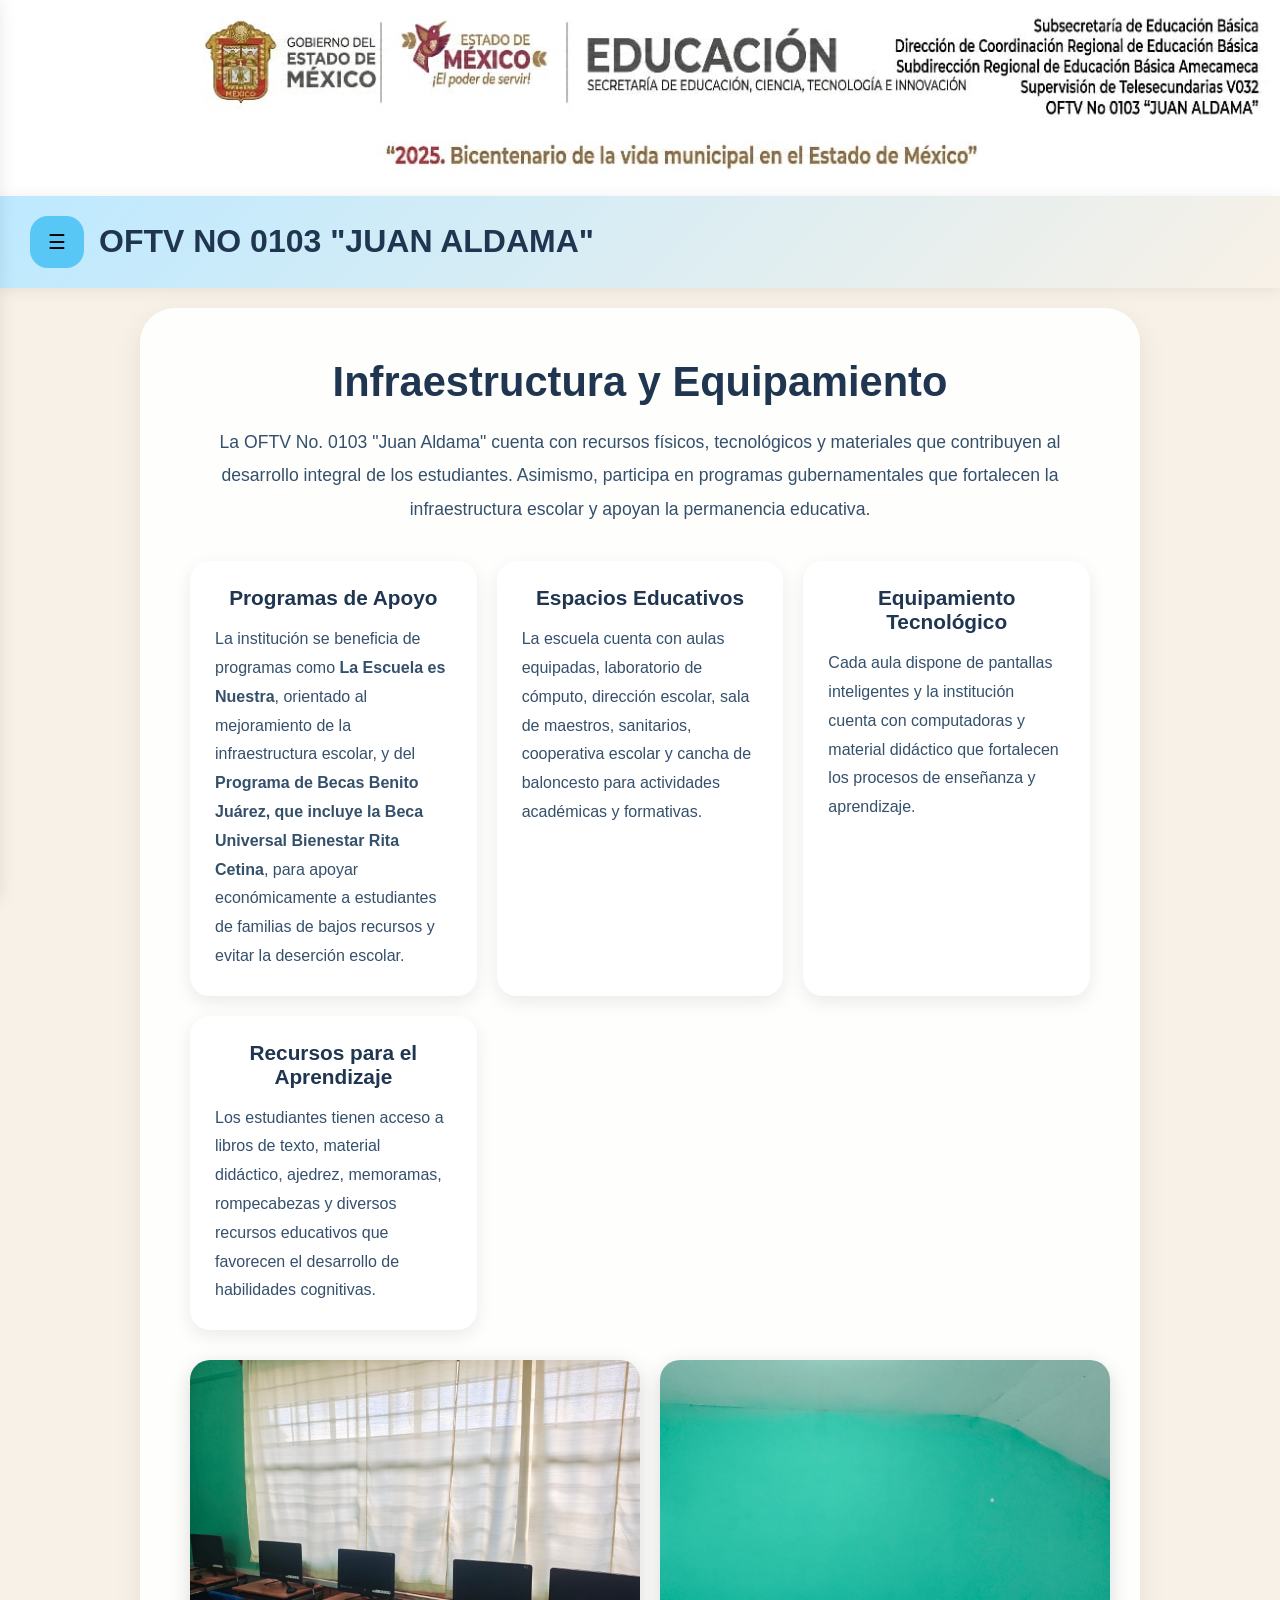
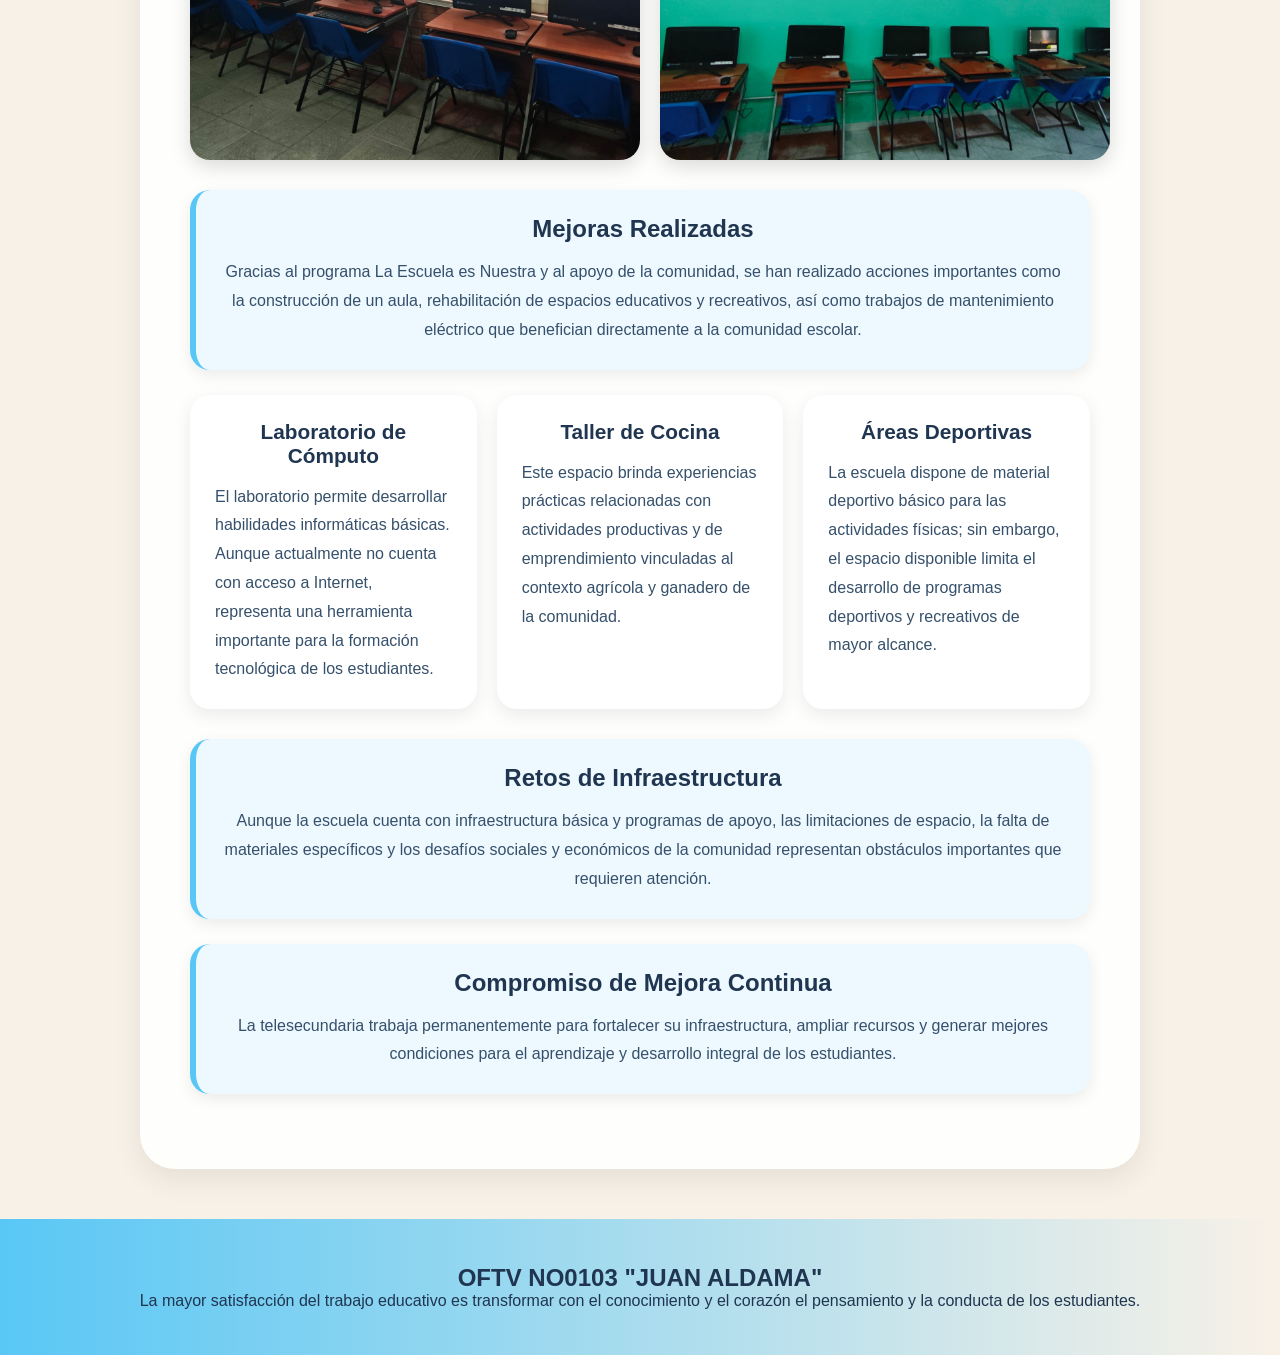
<file: infraestructura.html>
<!doctype html>
<html lang="es">
<head>
    <meta charset="utf-8">
    <meta name="viewport" content="width=device-width,initial-scale=1">

    <!-- Título de la pestaña -->
    <title>Infraestructura y Equipamiento | OFTV No. 0103 "Juan Aldama"</title>

    <!-- Descripción SEO -->
    <meta name="description" content="Conoce las instalaciones, aulas, laboratorio de cómputo, equipamiento y recursos educativos de la Telesecundaria OFTV No. 0103 Juan Aldama.">

    <!-- Estilos principales -->
    <link rel="stylesheet" href="styles.css">
</head>

<body>

<!-- LOGO INSTITUCIONAL -->
<div class="top">
    <img src="assets/logo_transparent.jpeg" alt="Logo de la Telesecundaria">
</div>

<!-- MENÚ LATERAL -->
<div id="sidebar" class="sidebar">
    <a href="index.html">Inicio</a>
    <a href="acerca.html">Acerca de la telesecundaria</a>
    <a href="oferta.html">Oferta educativa</a>
    <a href="noticias.html">Noticias y avisos</a>
    <a href="politicas.html">Políticas y reglamentos</a>
    <a href="galeria.html">Imágenes de la escuela</a>
    <a href="docentes.html">Plantilla docente</a>
</div>

<!-- ENCABEZADO -->
<header>
    <div class="row">
        <!-- Botón menú móvil -->
        <button class="btn" onclick="toggleMenu()">☰</button>

        <div class="title">OFTV NO 0103 "JUAN ALDAMA"</div>
    </div>
</header>

<!-- SECCIÓN PRINCIPAL -->
<section class="hero">

<div class="hero-card">

<h1>Infraestructura y Equipamiento</h1>

<!-- INTRODUCCIÓN -->
<p class="practicas-intro">
La OFTV No. 0103 "Juan Aldama" cuenta con recursos físicos, tecnológicos y materiales que contribuyen al desarrollo integral de los estudiantes. Asimismo, participa en programas gubernamentales que fortalecen la infraestructura escolar y apoyan la permanencia educativa.
</p>

<!-- PROGRAMAS -->
<div class="practicas-grid">

<div class="practica-card">
<h3>Programas de Apoyo</h3>

<p>
La institución se beneficia de programas como <strong>La Escuela es Nuestra</strong>, orientado al mejoramiento de la infraestructura escolar, y del <strong>Programa de Becas Benito Juárez, que incluye la Beca Universal Bienestar Rita Cetina</strong>, para apoyar económicamente a estudiantes de familias de bajos recursos y evitar la deserción escolar.
</p>

</div>

<div class="practica-card">
<h3>Espacios Educativos</h3>

<p>
La escuela cuenta con aulas equipadas, laboratorio de cómputo, dirección escolar, sala de maestros, sanitarios, cooperativa escolar y cancha de baloncesto para actividades académicas y formativas.
</p>

</div>

<div class="practica-card">
<h3>Equipamiento Tecnológico</h3>

<p>
Cada aula dispone de pantallas inteligentes y la institución cuenta con computadoras y material didáctico que fortalecen los procesos de enseñanza y aprendizaje.
</p>

</div>

<div class="practica-card">
<h3>Recursos para el Aprendizaje</h3>

<p>
Los estudiantes tienen acceso a libros de texto, material didáctico, ajedrez, memoramas, rompecabezas y diversos recursos educativos que favorecen el desarrollo de habilidades cognitivas.
</p>

</div>

<!-- IMÁGENES -->
<div class="infraestructura-imgs">
    <img src="assets/computo1 (1).jpeg" alt="Laboratorio de cómputo">
    <img src="assets/computo2.jpeg" alt="Equipamiento tecnológico">
</div>

</div>

<!-- MEJORAS -->
<div class="destacado-box">

<h3>Mejoras Realizadas</h3>

<p>
Gracias al programa La Escuela es Nuestra y al apoyo de la comunidad, se han realizado acciones importantes como la construcción de un aula, rehabilitación de espacios educativos y recreativos, así como trabajos de mantenimiento eléctrico que benefician directamente a la comunidad escolar.
</p>

</div>

<!-- OTROS ESPACIOS -->
<div class="practicas-grid">

<div class="practica-card">
<h3>Laboratorio de Cómputo</h3>

<p>
El laboratorio permite desarrollar habilidades informáticas básicas. Aunque actualmente no cuenta con acceso a Internet, representa una herramienta importante para la formación tecnológica de los estudiantes.
</p>

</div>

<div class="practica-card">
<h3>Taller de Cocina</h3>

<p>
Este espacio brinda experiencias prácticas relacionadas con actividades productivas y de emprendimiento vinculadas al contexto agrícola y ganadero de la comunidad.
</p>

</div>

<div class="practica-card">
<h3>Áreas Deportivas</h3>

<p>
La escuela dispone de material deportivo básico para las actividades físicas; sin embargo, el espacio disponible limita el desarrollo de programas deportivos y recreativos de mayor alcance.
</p>

</div>

</div>

<!-- RETOS -->
<div class="destacado-box">

<h3>Retos de Infraestructura</h3>

<p>
Aunque la escuela cuenta con infraestructura básica y programas de apoyo, las limitaciones de espacio, la falta de materiales específicos y los desafíos sociales y económicos de la comunidad representan obstáculos importantes que requieren atención.
</p>

</div>

<!-- COMPROMISO -->
<div class="destacado-box">

<h3>Compromiso de Mejora Continua</h3>

<p>
La telesecundaria trabaja permanentemente para fortalecer su infraestructura, ampliar recursos y generar mejores condiciones para el aprendizaje y desarrollo integral de los estudiantes.
</p>

</div>

</div>

</section>

<!-- PIE DE PÁGINA -->
<footer>
<h2>OFTV NO0103 "JUAN ALDAMA"</h2>

<p>
La mayor satisfacción del trabajo educativo es transformar con el conocimiento y el corazón el pensamiento y la conducta de los estudiantes.
</p>
</footer>

<script src="script.js"></script>

</body>
</html>
</file>
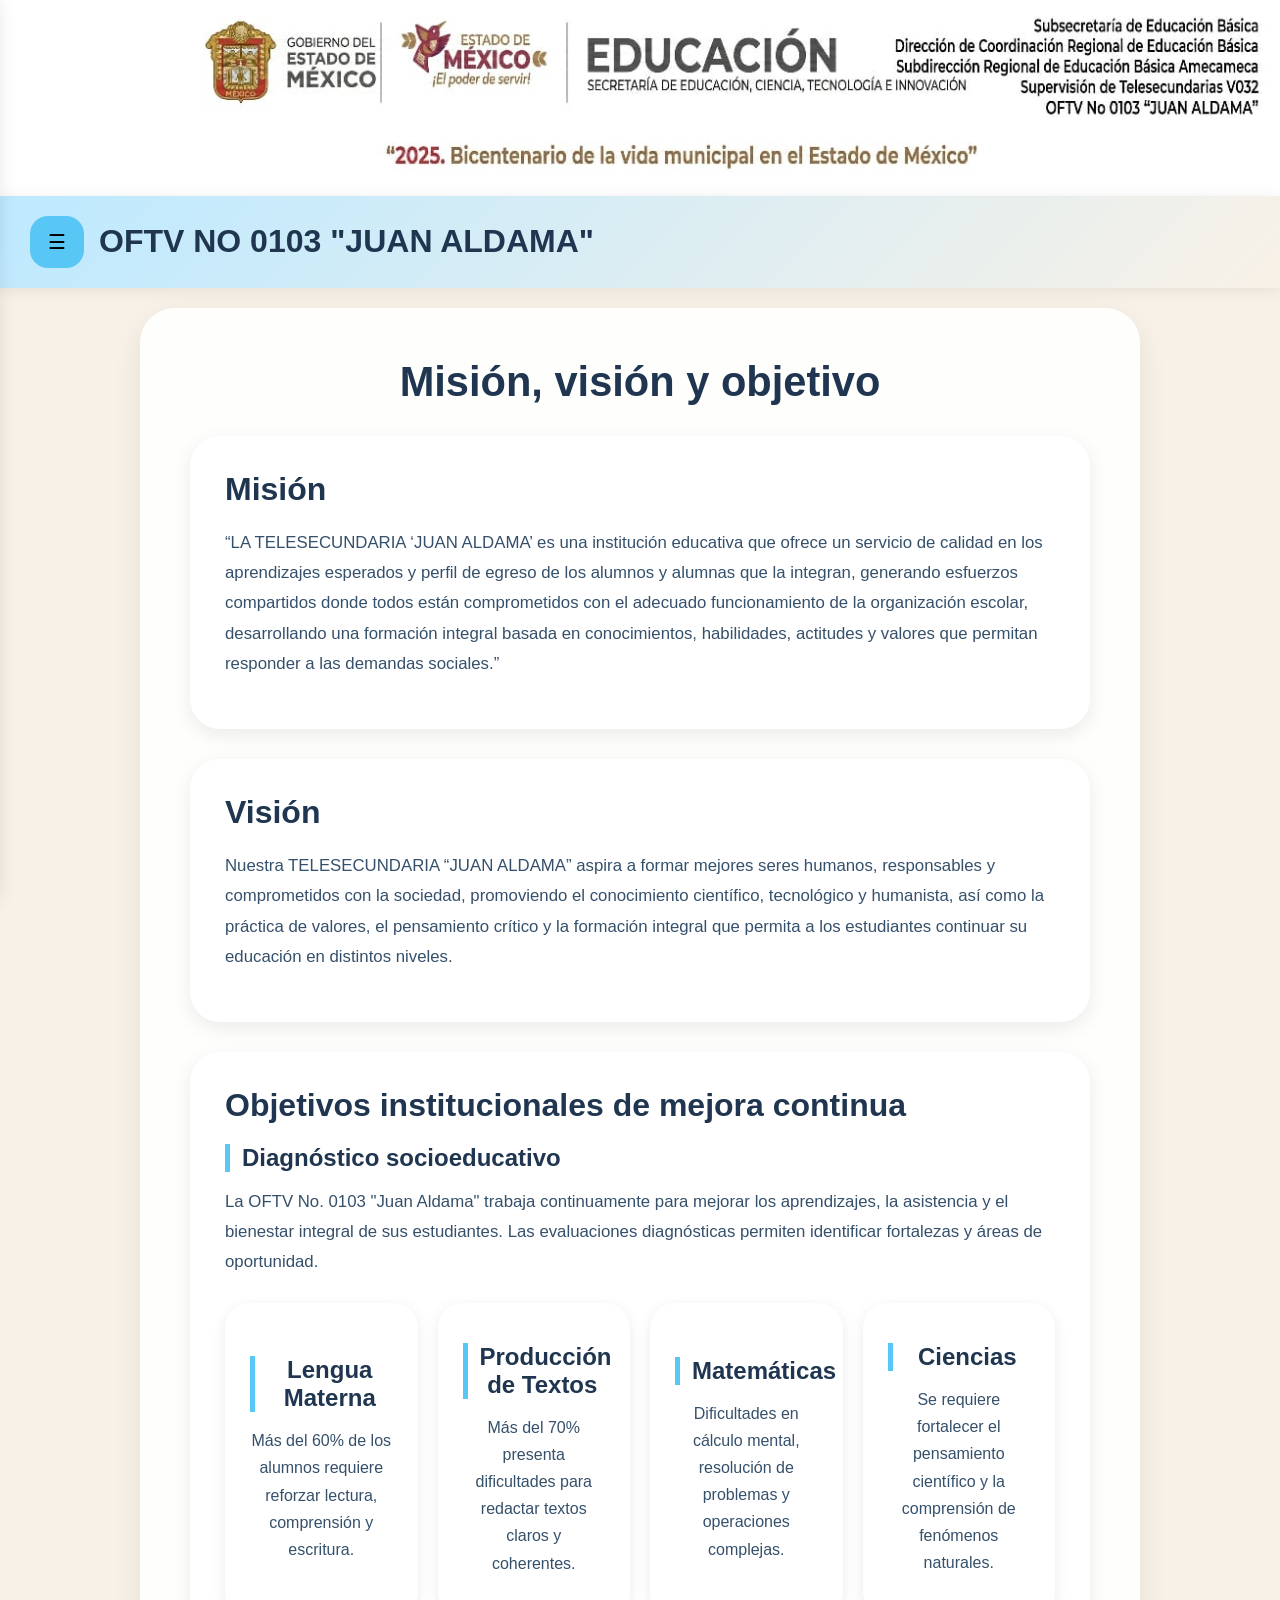
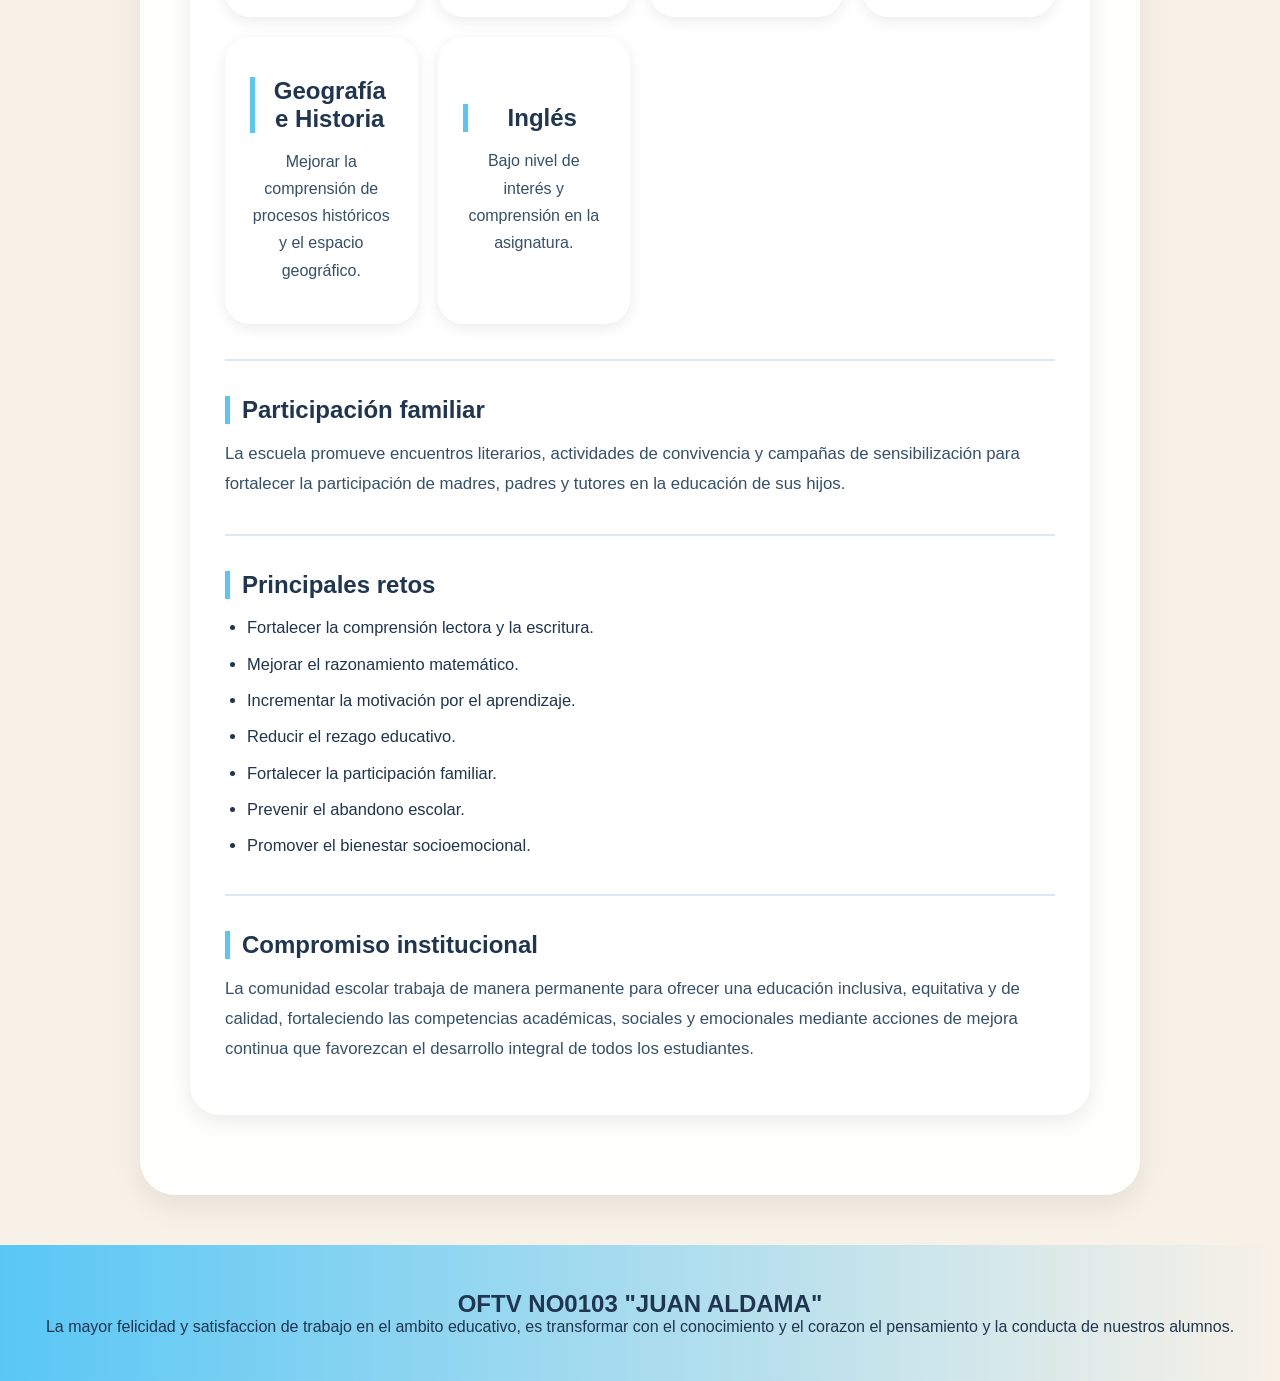
<file: mision.html>
<!doctype html>
<html lang="es">
<head>
    <meta charset="utf-8">
    <meta name="viewport" content="width=device-width,initial-scale=1">

    <!-- Título de pestaña del navegador -->
    <title>Misión, Visión y Objetivos | OFTV No. 0103 "Juan Aldama"</title>

    <!-- Descripción SEO -->
    <meta name="description" content="Misión, visión y objetivos institucionales que orientan el trabajo educativo de la Telesecundaria OFTV No. 0103 Juan Aldama.">

    <!-- Estilos principales -->
    <link rel="stylesheet" href="styles.css">
</head>

<body>

<!-- LOGO INSTITUCIONAL -->
<div class="top">
    <img src="assets/logo_transparent.jpeg" alt="Logo de la Telesecundaria">
</div>

<!-- MENÚ LATERAL -->
<div id="sidebar" class="sidebar">
    <a href="index.html">Inicio</a>
    <a href="acerca.html">Acerca de la telesecundaria</a>
    <a href="oferta.html">Oferta educativa</a>
    <a href="noticias.html">Noticias y avisos</a>
    <a href="politicas.html">Políticas y reglamentos</a>
    <a href="galeria.html">Imágenes de la escuela</a>
    <a href="docentes.html">Plantilla docente</a>
</div>

<!-- ENCABEZADO -->
<header>
    <div class="row">
        <!-- Botón menú móvil -->
        <button class="btn" onclick="toggleMenu()">☰</button>

        <div class="title">OFTV NO 0103 "JUAN ALDAMA"</div>
    </div>
</header>

<!-- CONTENIDO PRINCIPAL -->
<section class="hero">
<div class="hero-card">

<h1>Misión, visión y objetivo</h1>

<!-- MISIÓN -->
<div class="info-box">
  <h2>Misión</h2>
  <p>
    “LA TELESECUNDARIA ‘JUAN ALDAMA’ es una institución educativa que ofrece un servicio de calidad en los aprendizajes esperados y perfil de egreso de los alumnos y alumnas que la integran, generando esfuerzos compartidos donde todos están comprometidos con el adecuado funcionamiento de la organización escolar, desarrollando una formación integral basada en conocimientos, habilidades, actitudes y valores que permitan responder a las demandas sociales.”
  </p>
</div>

<!-- VISIÓN -->
<div class="info-box">
  <h2>Visión</h2>
  <p>
    Nuestra TELESECUNDARIA “JUAN ALDAMA” aspira a formar mejores seres humanos, responsables y comprometidos con la sociedad, promoviendo el conocimiento científico, tecnológico y humanista, así como la práctica de valores, el pensamiento crítico y la formación integral que permita a los estudiantes continuar su educación en distintos niveles.
  </p>
</div>

<!-- OBJETIVOS -->
<div class="info-box">

    <h2>Objetivos institucionales de mejora continua</h2>

    <!-- DIAGNÓSTICO -->
    <h3>Diagnóstico socioeducativo</h3>

    <p>
        La OFTV No. 0103 "Juan Aldama" trabaja continuamente para mejorar los aprendizajes, la asistencia y el bienestar integral de sus estudiantes. Las evaluaciones diagnósticas permiten identificar fortalezas y áreas de oportunidad.
    </p>

    <!-- ÁREAS -->
    <div class="stats-grid">

        <div class="stat-card">
            <h3>Lengua Materna</h3>
            <p>Más del 60% de los alumnos requiere reforzar lectura, comprensión y escritura.</p>
        </div>

        <div class="stat-card">
            <h3>Producción de Textos</h3>
            <p>Más del 70% presenta dificultades para redactar textos claros y coherentes.</p>
        </div>

        <div class="stat-card">
            <h3>Matemáticas</h3>
            <p>Dificultades en cálculo mental, resolución de problemas y operaciones complejas.</p>
        </div>

        <div class="stat-card">
            <h3>Ciencias</h3>
            <p>Se requiere fortalecer el pensamiento científico y la comprensión de fenómenos naturales.</p>
        </div>

        <div class="stat-card">
            <h3>Geografía e Historia</h3>
            <p>Mejorar la comprensión de procesos históricos y el espacio geográfico.</p>
        </div>

        <div class="stat-card">
            <h3>Inglés</h3>
            <p>Bajo nivel de interés y comprensión en la asignatura.</p>
        </div>

    </div>

    <hr>

    <!-- PARTICIPACIÓN FAMILIAR -->
    <h3>Participación familiar</h3>

    <p>
        La escuela promueve encuentros literarios, actividades de convivencia y campañas de sensibilización para fortalecer la participación de madres, padres y tutores en la educación de sus hijos.
    </p>

    <hr>

    <!-- RETOS -->
    <h3>Principales retos</h3>

    <ul class="objetivos">
        <li>Fortalecer la comprensión lectora y la escritura.</li>
        <li>Mejorar el razonamiento matemático.</li>
        <li>Incrementar la motivación por el aprendizaje.</li>
        <li>Reducir el rezago educativo.</li>
        <li>Fortalecer la participación familiar.</li>
        <li>Prevenir el abandono escolar.</li>
        <li>Promover el bienestar socioemocional.</li>
    </ul>

    <hr>

    <!-- COMPROMISO -->
    <h3>Compromiso institucional</h3>

    <p>
        La comunidad escolar trabaja de manera permanente para ofrecer una educación inclusiva, equitativa y de calidad, fortaleciendo las competencias académicas, sociales y emocionales mediante acciones de mejora continua que favorezcan el desarrollo integral de todos los estudiantes.
    </p>

</div>
</div>
</section>
<!-- PIE DE PÁGINA -->
<footer>
    <h2>OFTV NO0103 "JUAN ALDAMA"</h2>
    <p>
      La mayor felicidad y satisfaccion de trabajo en el ambito educativo,
      es transformar con el conocimiento y el corazon el pensamiento y la conducta de nuestros alumnos.
    </p>
  </footer>

<script src="script.js"></script>

</body>
</html>
</file>
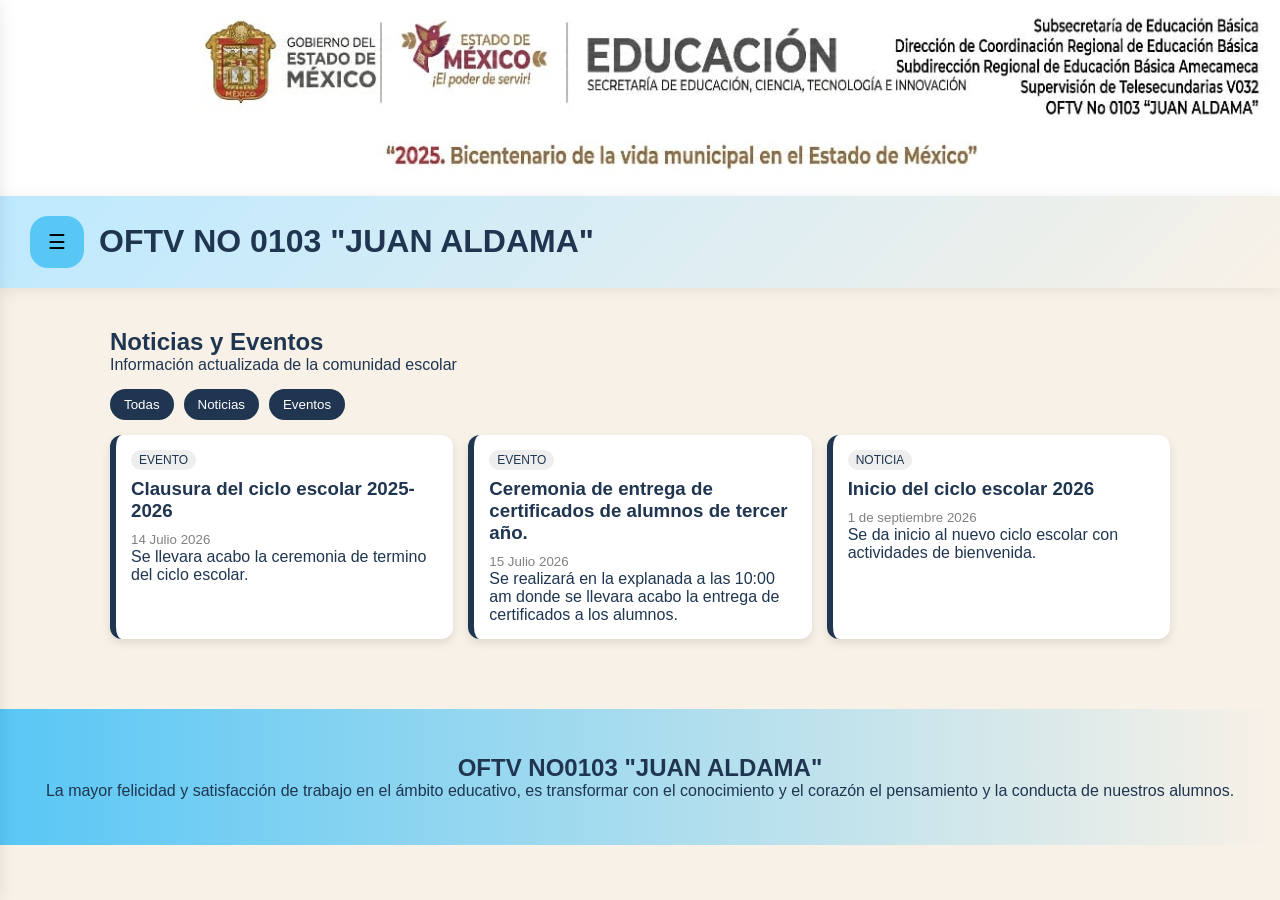
<file: noticias.html>
<!doctype html>
<html lang="es">
<head>
<meta charset="utf-8">
<meta name="viewport" content="width=device-width,initial-scale=1">
<title>Noticias y Avisos | OFTV No. 0103 Juan Aldama</title>

<meta name="description" content="Noticias y eventos escolares">

<link rel="stylesheet" href="styles.css">
</head>

<body>

<div class="top">
  <img src="assets/logo_transparent.jpeg" alt="Logo escuela">
</div>

<header>
  <div class="row">
    <button class="btn" onclick="toggleMenu()">☰</button>
    <div class="title">OFTV NO 0103 "JUAN ALDAMA"</div>
  </div>
</header>

<!-- SIDEBAR -->
<div id="sidebar" class="sidebar">
  <a href="index.html">Inicio</a>
  <a href="acerca.html">Acerca de la telesecundaria</a>
  <a href="oferta.html">Oferta educativa</a>
  <a href="noticias.html">Noticias y avisos</a>
  <a href="politicas.html">Políticas y reglamentos</a>
  <a href="galeria.html">Imagenes de la escuela</a>
  <a href="docentes.html">Plantilla docente</a>
</div>

<!-- HERO -->
<section class="news-section">
  <div class="news-card">

    <h1>Noticias y Eventos</h1>
    <p>Información actualizada de la comunidad escolar</p>

    <div class="news-tabs">
      <button onclick="filtrar('todas')">Todas</button>
      <button onclick="filtrar('noticia')">Noticias</button>
      <button onclick="filtrar('evento')">Eventos</button>
    </div>

    <div id="news-container" class="news-grid"></div>

  </div>
</section>
<footer>
  <h2>OFTV NO0103 "JUAN ALDAMA"</h2>
  <p>La mayor felicidad y satisfacción de trabajo en el ámbito educativo,
        es transformar con el conocimiento y el corazón el pensamiento y la conducta de nuestros alumnos.
    </p>
</footer>

<script src="script.js"></script>
</body>
</html>
</file>
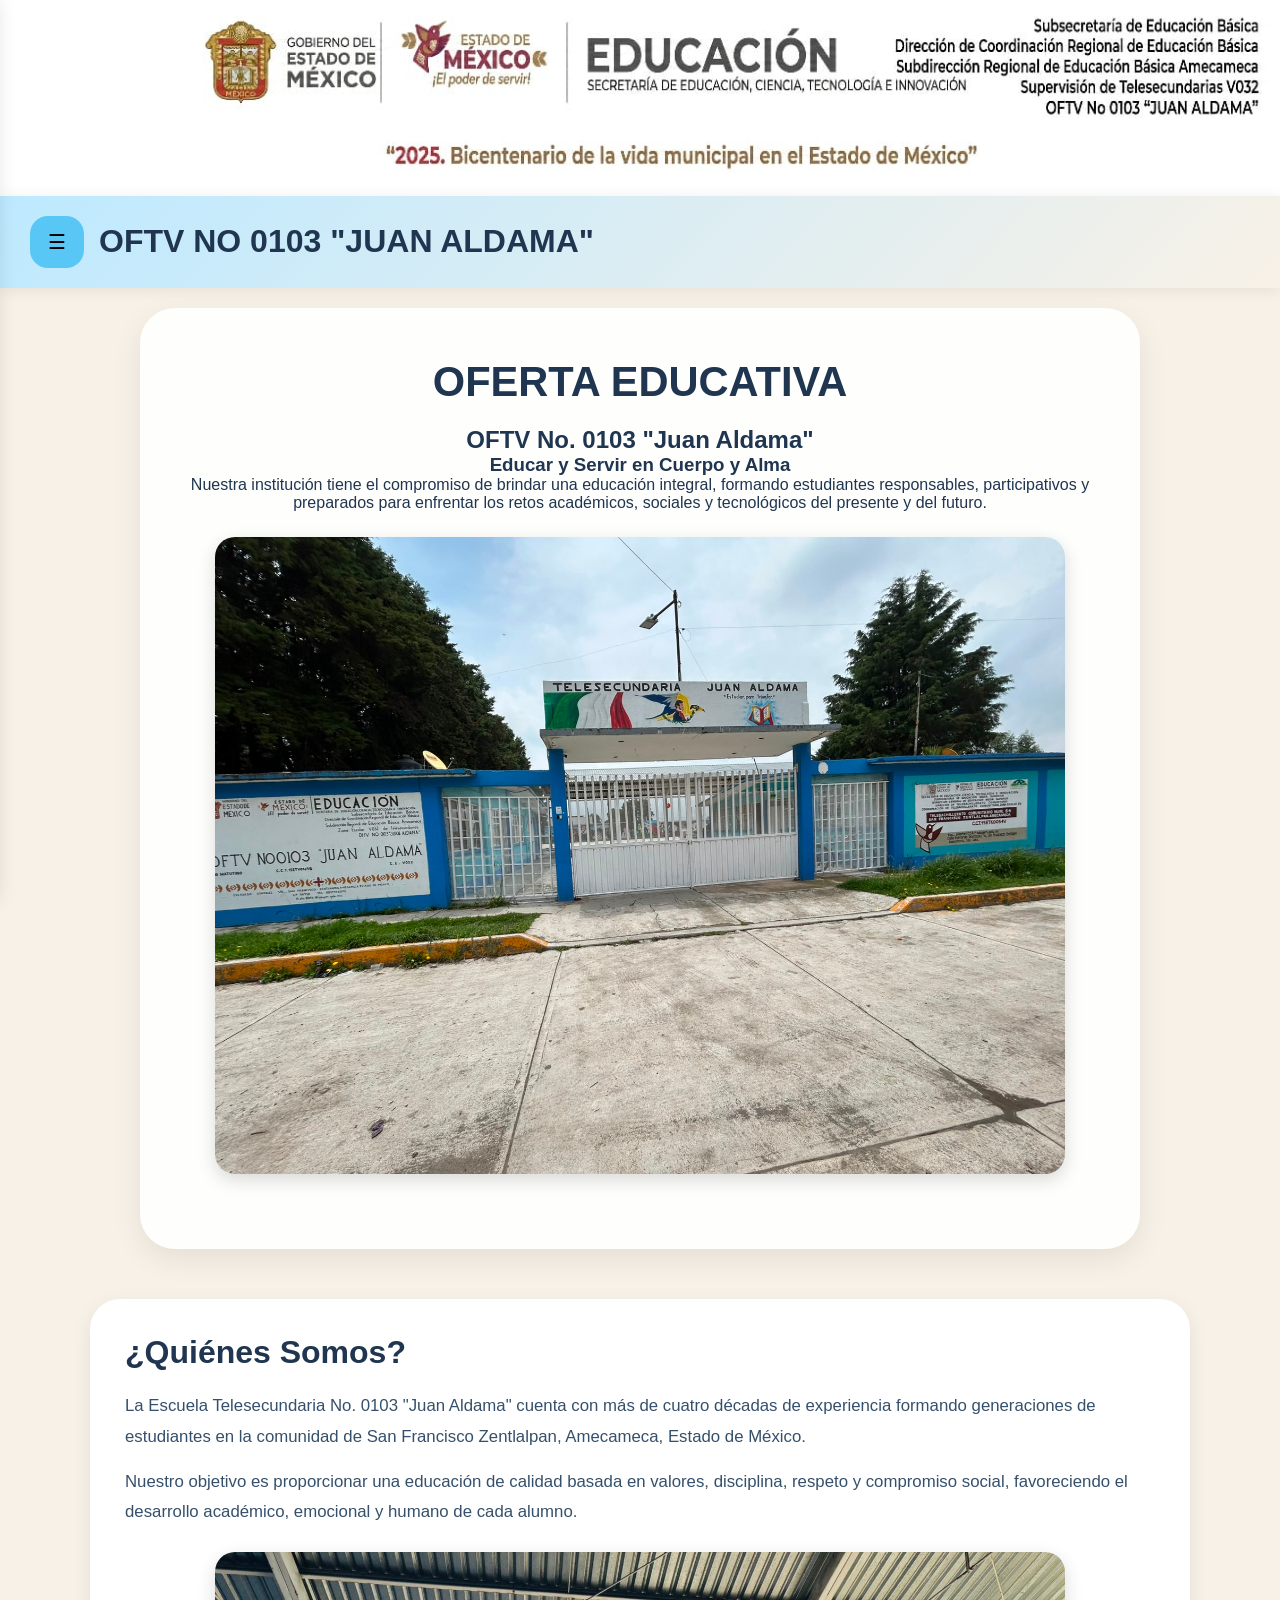
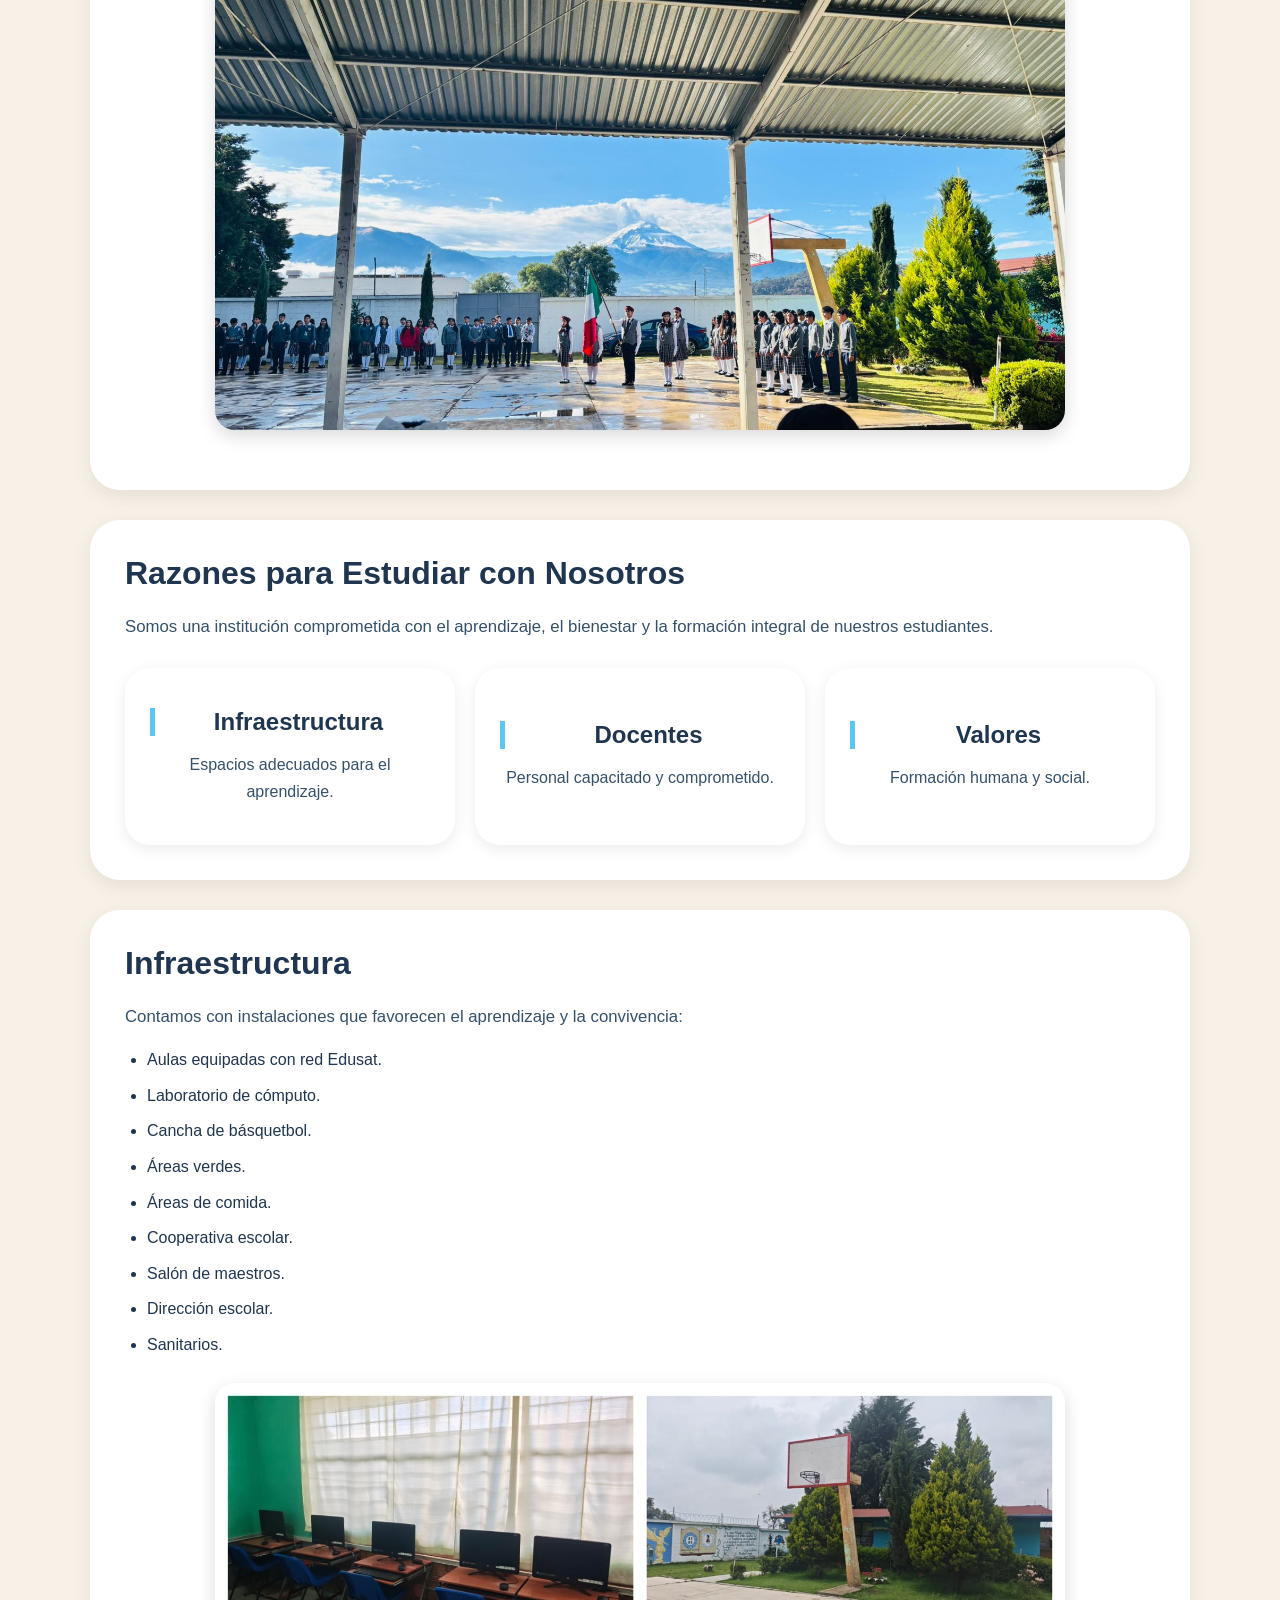
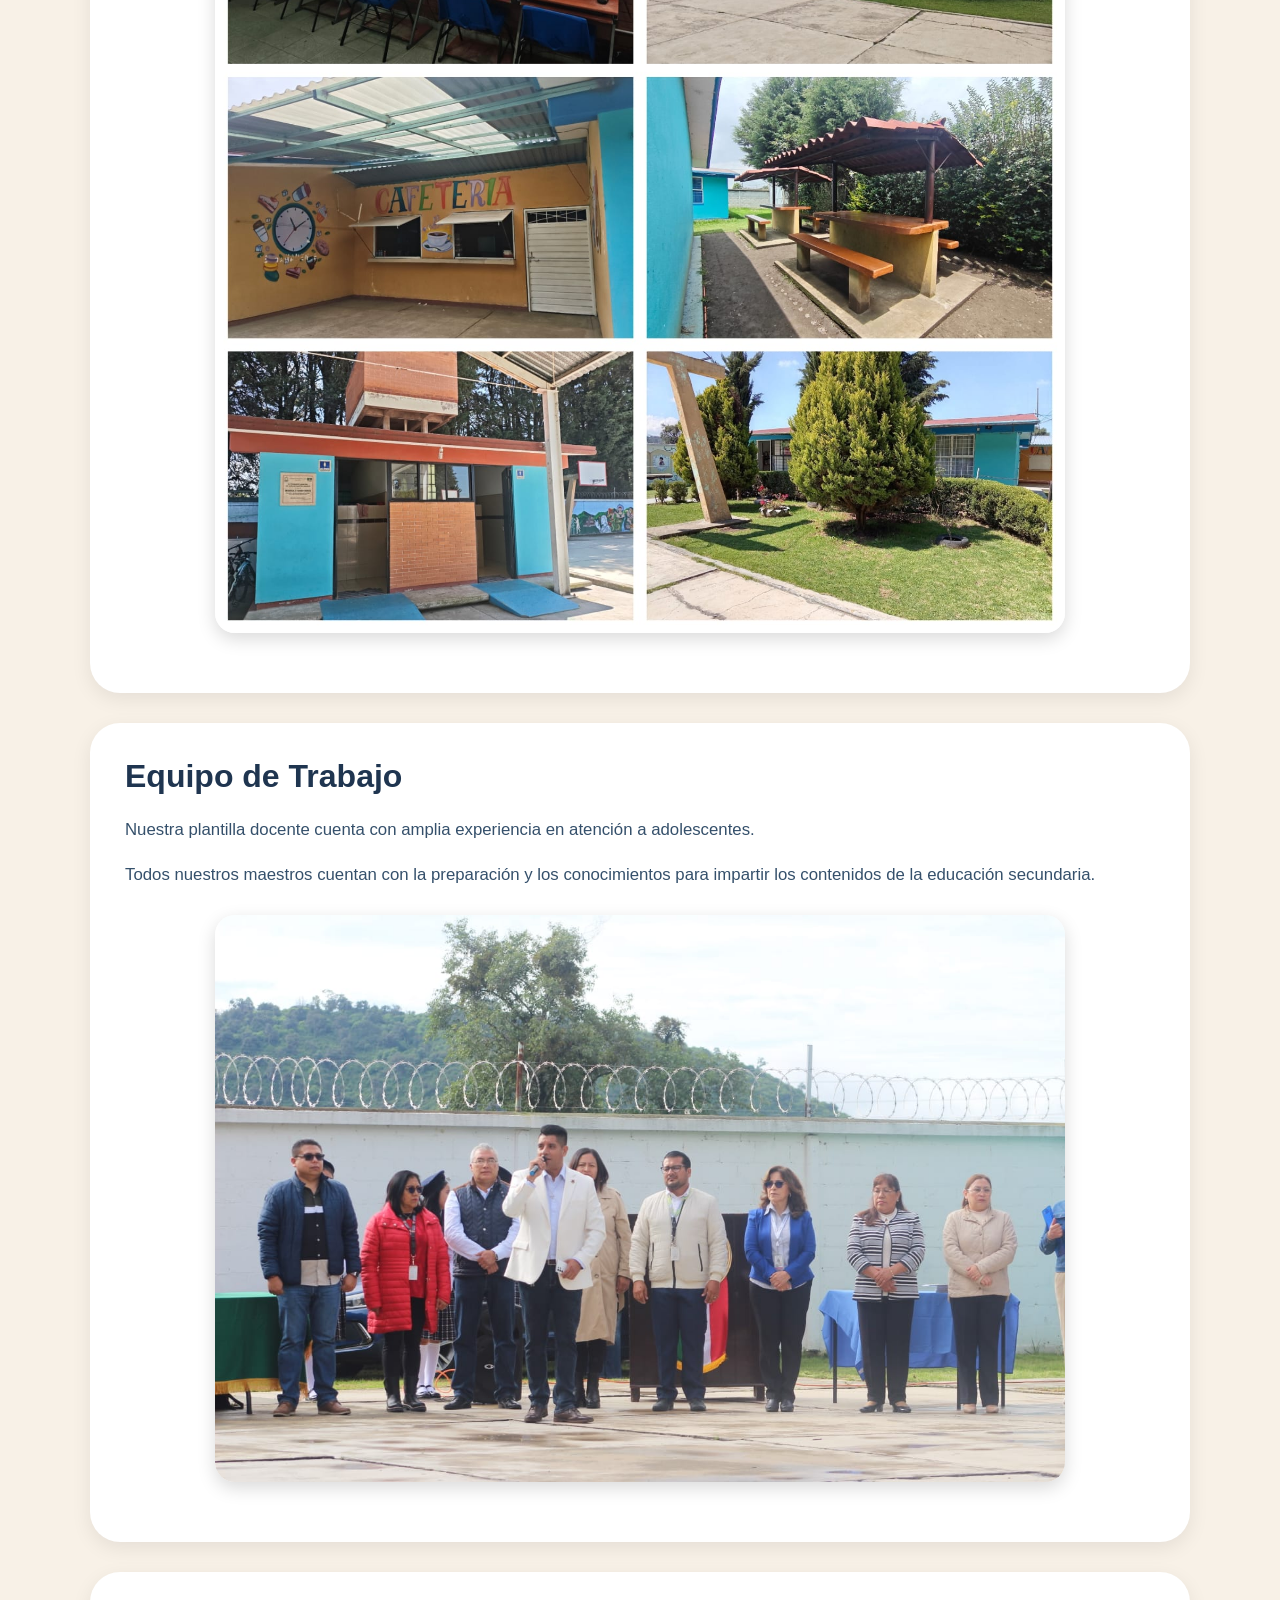
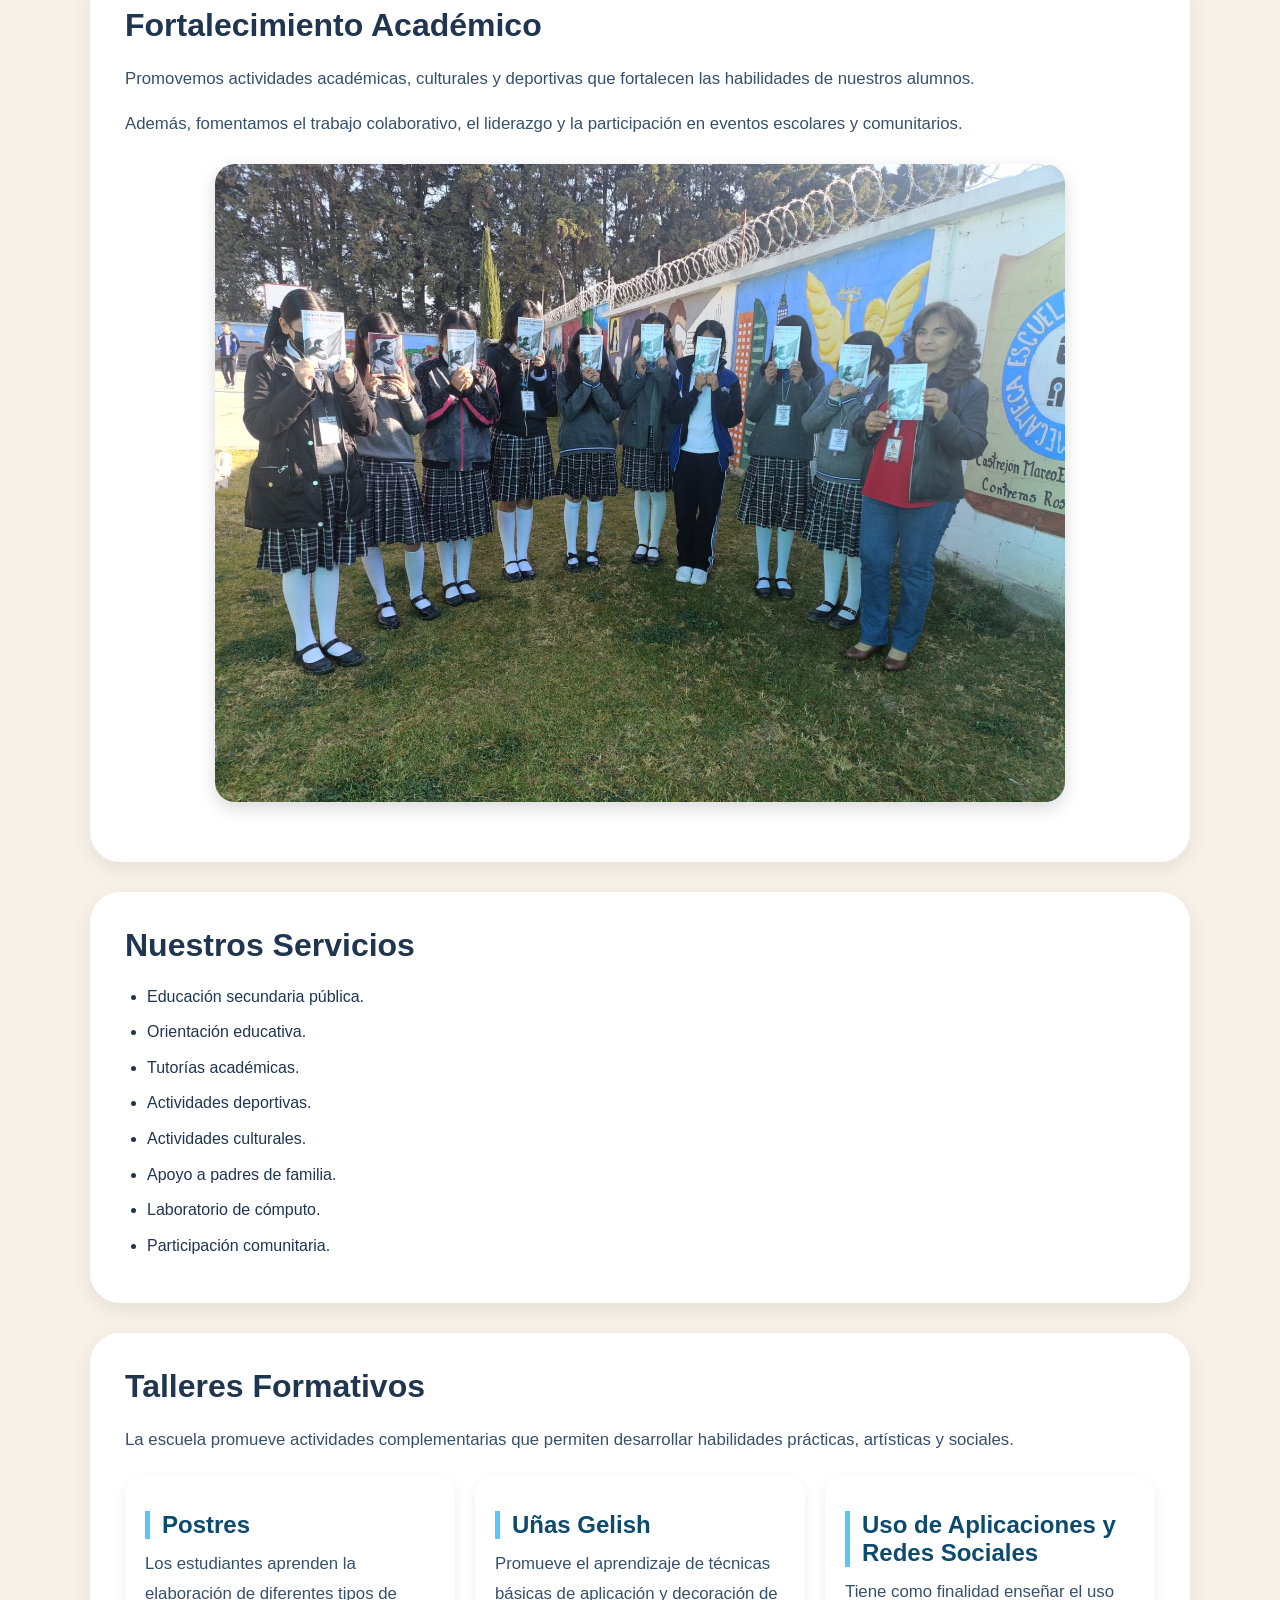
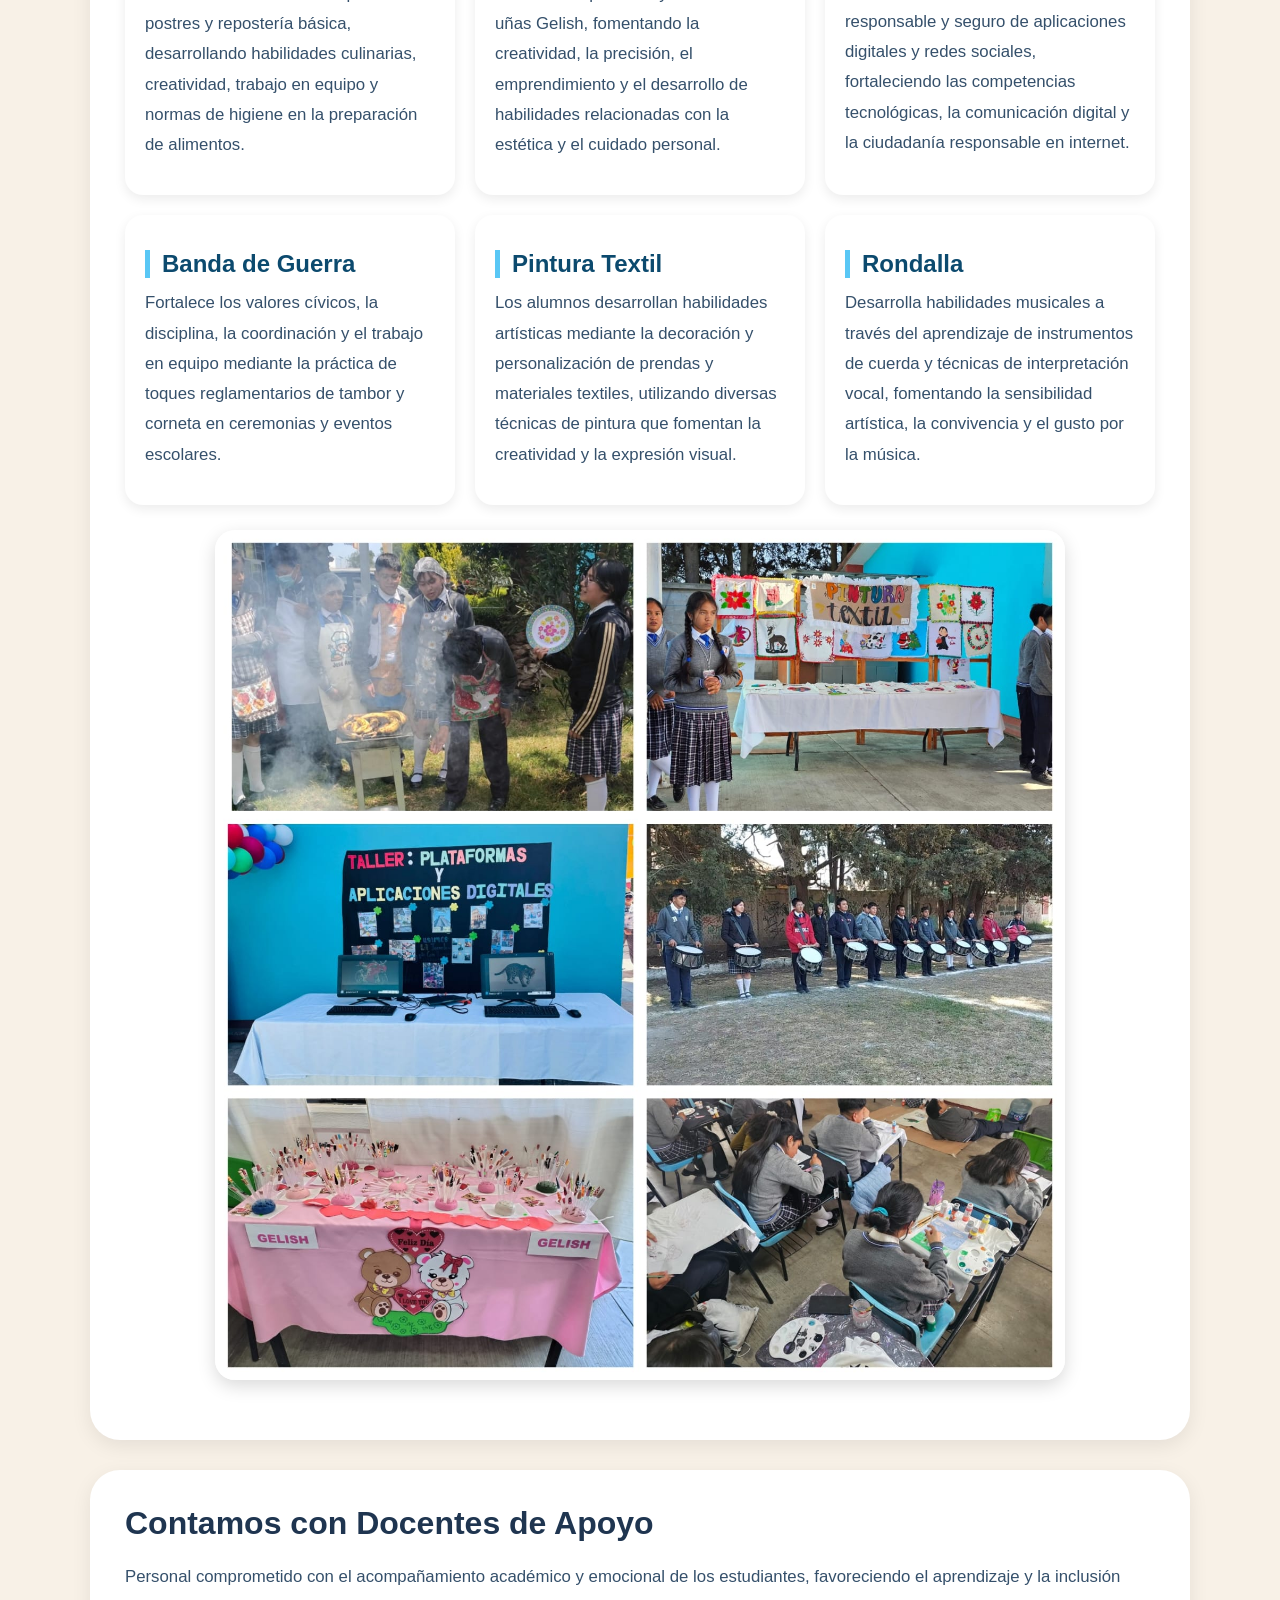
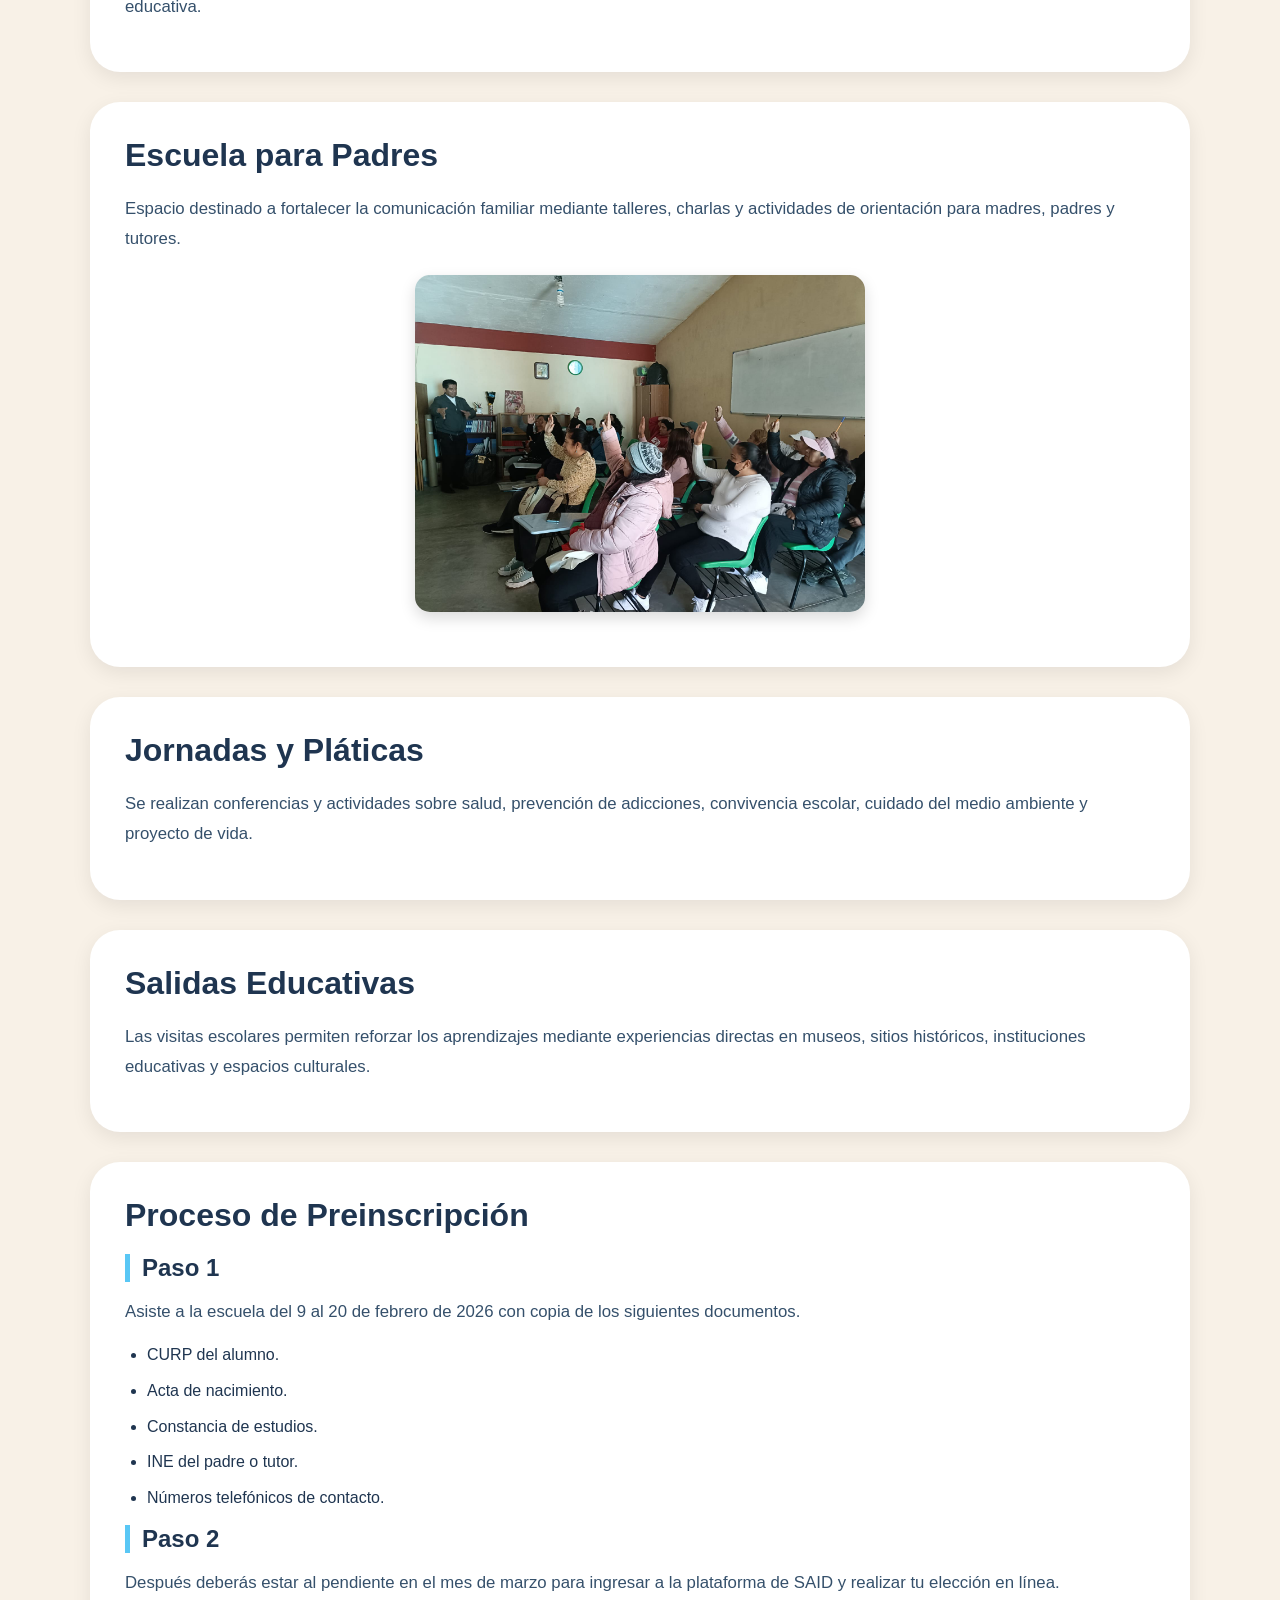
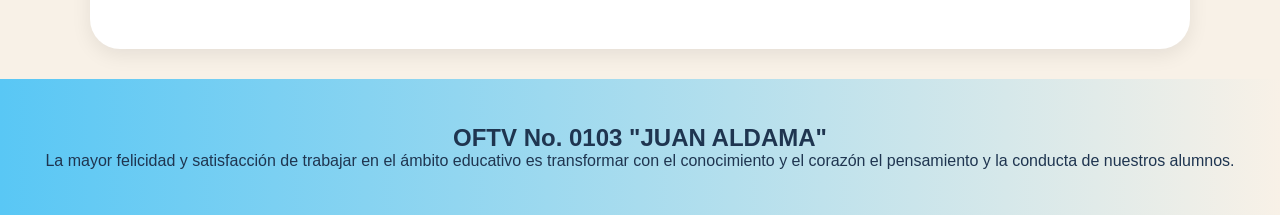
<file: oferta.html>
<!doctype html>
<html lang="es">
<head>
<meta charset="utf-8">
<meta name="viewport" content="width=device-width,initial-scale=1">

<title>Oferta Educativa | OFTV No. 0103 Juan Aldama</title>

<meta name="description" content="Oferta educativa de la Telesecundaria OFTV No. 0103 Juan Aldama. Infraestructura, talleres, docentes, servicios escolares y proceso de preinscripción.">

<link rel="stylesheet" href="styles.css">
</head>

<body>

<!-- LOGO SUPERIOR -->
<div class="top">
<img src="assets/logo_transparent.jpeg" alt="Logo de la escuela">
</div>

<!-- MENÚ LATERAL -->
<div id="sidebar" class="sidebar">
<a href="index.html">Inicio</a>
<a href="acerca.html">Acerca de la telesecundaria</a>
<a href="oferta.html">Oferta educativa</a>
<a href="noticias.html">Noticias y avisos</a>
<a href="politicas.html">Políticas y reglamentos</a>
<a href="galeria.html">Imágenes de la escuela</a>
<a href="docentes.html">Plantilla docente</a>
</div>

<!-- ENCABEZADO -->
<header>
<div class="row">
<button class="btn" onclick="toggleMenu()">☰</button>
<div class="title">OFTV NO 0103 "JUAN ALDAMA"</div>
</div>
</header>

<!-- PORTADA PRINCIPAL -->
<section class="hero">
<div class="hero-card">

<h1>OFERTA EDUCATIVA</h1>

<h2>OFTV No. 0103 "Juan Aldama"</h2>
<h3>Educar y Servir en Cuerpo y Alma</h3>

<p>
Nuestra institución tiene el compromiso de brindar una educación integral,
formando estudiantes responsables, participativos y preparados para enfrentar
los retos académicos, sociales y tecnológicos del presente y del futuro.
</p>

<!-- imagen principal -->
<img src="assets/F16.jpeg" class="oferta-img" alt="Imagen de la escuela">

</div>
</section>

<!-- QUIÉNES SOMOS -->
<div class="info-box">

<h2>¿Quiénes Somos?</h2>

<p>
La Escuela Telesecundaria No. 0103 "Juan Aldama" cuenta con más de cuatro
décadas de experiencia formando generaciones de estudiantes en la comunidad
de San Francisco Zentlalpan, Amecameca, Estado de México.
</p>

<p>
Nuestro objetivo es proporcionar una educación de calidad basada en valores,
disciplina, respeto y compromiso social, favoreciendo el desarrollo académico,
emocional y humano de cada alumno.
</p>

<img src="assets/oferta1.jpeg" class="oferta-img" alt="Comunidad escolar">

</div>

<!-- RAZONES -->
<div class="info-box">

<h2>Razones para Estudiar con Nosotros</h2>

<p>
Somos una institución comprometida con el aprendizaje, el bienestar y la
formación integral de nuestros estudiantes.
</p>

<div class="stats-grid">

<div class="stat-card">
<h3>Infraestructura</h3>
<p>Espacios adecuados para el aprendizaje.</p>
</div>

<div class="stat-card">
<h3>Docentes</h3>
<p>Personal capacitado y comprometido.</p>
</div>

<div class="stat-card">
<h3>Valores</h3>
<p>Formación humana y social.</p>
</div>

</div>
</div>

<!-- INFRAESTRUCTURA -->
<div class="info-box">

<h2>Infraestructura</h2>

<p>
Contamos con instalaciones que favorecen el aprendizaje y la convivencia:
</p>

<ul>
<li>Aulas equipadas con red Edusat.</li>
<li>Laboratorio de cómputo.</li>
<li>Cancha de básquetbol.</li>
<li>Áreas verdes.</li>
<li>Áreas de comida.</li>
<li>Cooperativa escolar.</li>
<li>Salón de maestros.</li>
<li>Dirección escolar.</li>
<li>Sanitarios.</li>
</ul>

<img src="assets/collage.jpeg" class="oferta-img" alt="Infraestructura">

</div>

<!-- EQUIPO -->
<div class="info-box">

<h2>Equipo de Trabajo</h2>

<p>
Nuestra plantilla docente cuenta con amplia experiencia en atención a adolescentes.
</p>

<p>
Todos nuestros maestros cuentan con la preparación y los conocimientos para impartir los contenidos de la educación secundaria.
</p>

<img src="assets/equipo_trabajo.jpeg" class="oferta-img" alt="Equipo docente">

</div>

<!-- FORTALECIMIENTO -->
<div class="info-box">

<h2>Fortalecimiento Académico</h2>

<p>
Promovemos actividades académicas, culturales y deportivas que fortalecen
las habilidades de nuestros alumnos.
</p>

<p>
Además, fomentamos el trabajo colaborativo, el liderazgo y la participación
en eventos escolares y comunitarios.
</p>

<img src="assets/oferta2.jpeg" class="oferta-img" alt="Actividades escolares">

</div>

<!-- SERVICIOS -->
<div class="info-box">

<h2>Nuestros Servicios</h2>

<ul>
<li>Educación secundaria pública.</li>
<li>Orientación educativa.</li>
<li>Tutorías académicas.</li>
<li>Actividades deportivas.</li>
<li>Actividades culturales.</li>
<li>Apoyo a padres de familia.</li>
<li>Laboratorio de cómputo.</li>
<li>Participación comunitaria.</li>
</ul>

</div>

<!-- TALLERES -->
<div class="info-box">

<h2>Talleres Formativos</h2>

<p>
La escuela promueve actividades complementarias que permiten desarrollar
habilidades prácticas, artísticas y sociales.
</p>

<div class="taller-grid">

<div class="taller-card">
<h3>Postres</h3>
<p>Los estudiantes aprenden la elaboración de diferentes tipos de postres y repostería básica, desarrollando habilidades culinarias, creatividad, trabajo en equipo y normas de higiene en la preparación de alimentos.</p>
</div>

<div class="taller-card">
<h3>Uñas Gelish</h3>
<p>Promueve el aprendizaje de técnicas básicas de aplicación y decoración de uñas Gelish, fomentando la creatividad, la precisión, el emprendimiento y el desarrollo de habilidades relacionadas con la estética y el cuidado personal.</p>
</div>

<div class="taller-card">
<h3>Uso de Aplicaciones y Redes Sociales</h3>
<p>Tiene como finalidad enseñar el uso responsable y seguro de aplicaciones digitales y redes sociales, fortaleciendo las competencias tecnológicas, la comunicación digital y la ciudadanía responsable en internet.</p>
</div>

<div class="taller-card">
<h3>Banda de Guerra</h3>
<p>Fortalece los valores cívicos, la disciplina, la coordinación y el trabajo en equipo mediante la práctica de toques reglamentarios de tambor y corneta en ceremonias y eventos escolares.</p>
</div>

<div class="taller-card">
<h3>Pintura Textil</h3>
<p>Los alumnos desarrollan habilidades artísticas mediante la decoración y personalización de prendas y materiales textiles, utilizando diversas técnicas de pintura que fomentan la creatividad y la expresión visual.</p>
</div>

<div class="taller-card">
<h3>Rondalla</h3>
<p>Desarrolla habilidades musicales a través del aprendizaje de instrumentos de cuerda y técnicas de interpretación vocal, fomentando la sensibilidad artística, la convivencia y el gusto por la música.</p>
</div>

</div>

<img src="assets/taller 1.jpeg" class="oferta-img" alt="Talleres">

</div>

<!-- DOCENTES DE APOYO -->
<div class="info-box">
<h2>Contamos con Docentes de Apoyo</h2>
<p>
Personal comprometido con el acompañamiento académico y emocional de los estudiantes,
favoreciendo el aprendizaje y la inclusión educativa.
</p>
</div>

<!-- ESCUELA PARA PADRES -->
<div class="info-box">
<h2>Escuela para Padres</h2>
<p>
Espacio destinado a fortalecer la comunicación familiar mediante talleres,
charlas y actividades de orientación para madres, padres y tutores.
</p>
<img src="assets/oferta4.jpeg" class="img-pequena" alt="Escuela para padres">
</div>

<!-- JORNADAS -->
<div class="info-box">
<h2>Jornadas y Pláticas</h2>
<p>
Se realizan conferencias y actividades sobre salud, prevención de adicciones,
convivencia escolar, cuidado del medio ambiente y proyecto de vida.
</p>
</div>

<!-- SALIDAS -->
<div class="info-box">
<h2>Salidas Educativas</h2>
<p>
Las visitas escolares permiten reforzar los aprendizajes mediante experiencias
directas en museos, sitios históricos, instituciones educativas y espacios culturales.
</p>
</div>

<!-- PREINSCRIPCIÓN -->
<div class="info-box">

<h2>Proceso de Preinscripción</h2>

<h3>Paso 1</h3>
<p>Asiste a la escuela del 9 al 20 de febrero de 2026 con copia de los siguientes documentos.</p>

<ul>
<li>CURP del alumno.</li>
<li>Acta de nacimiento.</li>
<li>Constancia de estudios.</li>
<li>INE del padre o tutor.</li>
<li>Números telefónicos de contacto.</li>
</ul>

<h3>Paso 2</h3>
<p>
Después deberás estar al pendiente en el mes de marzo para ingresar a la plataforma de SAID y realizar tu elección en línea.
</p>

</div>

<!-- PIE DE PÁGINA -->
<footer>

<h2>OFTV No. 0103 "JUAN ALDAMA"</h2>

<p>
La mayor felicidad y satisfacción de trabajar en el ámbito educativo
es transformar con el conocimiento y el corazón el pensamiento y la conducta
de nuestros alumnos.
</p>

</footer>

<script src="script.js"></script>

</body>
</html>
</file>
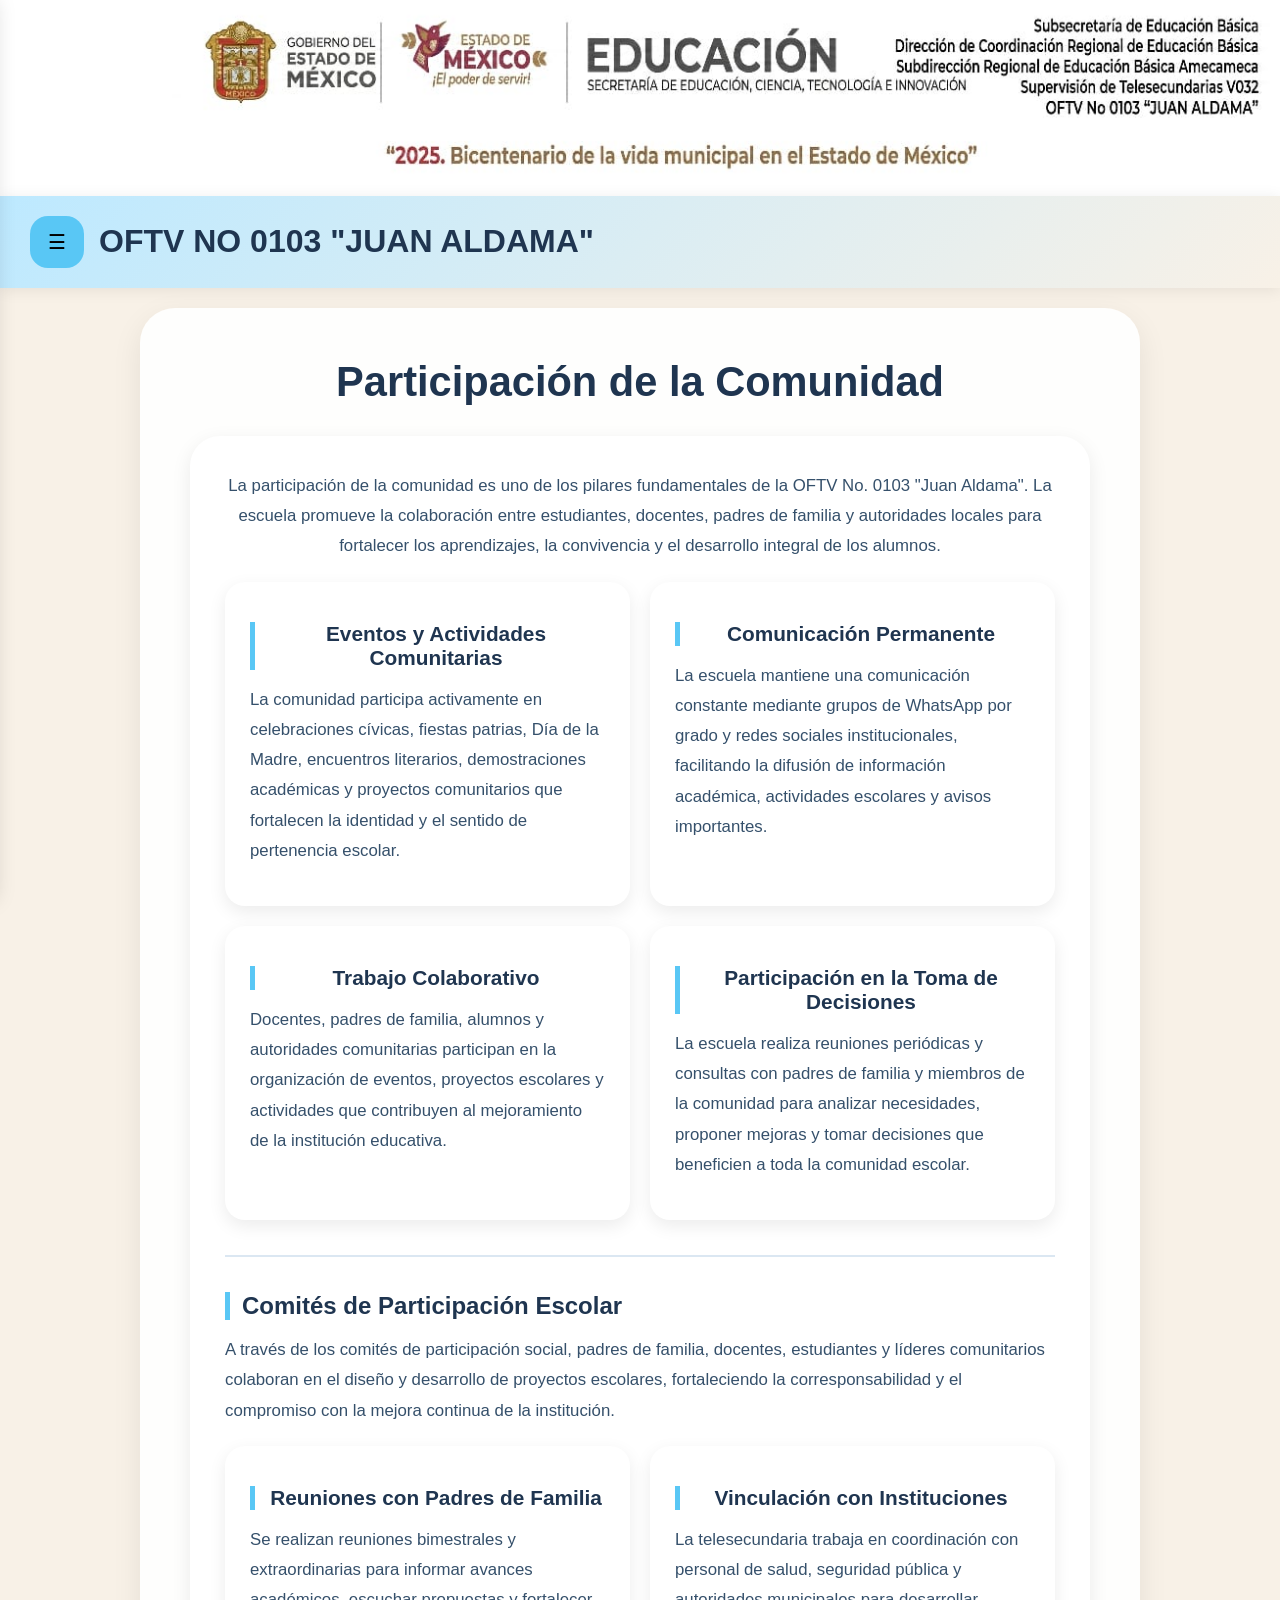
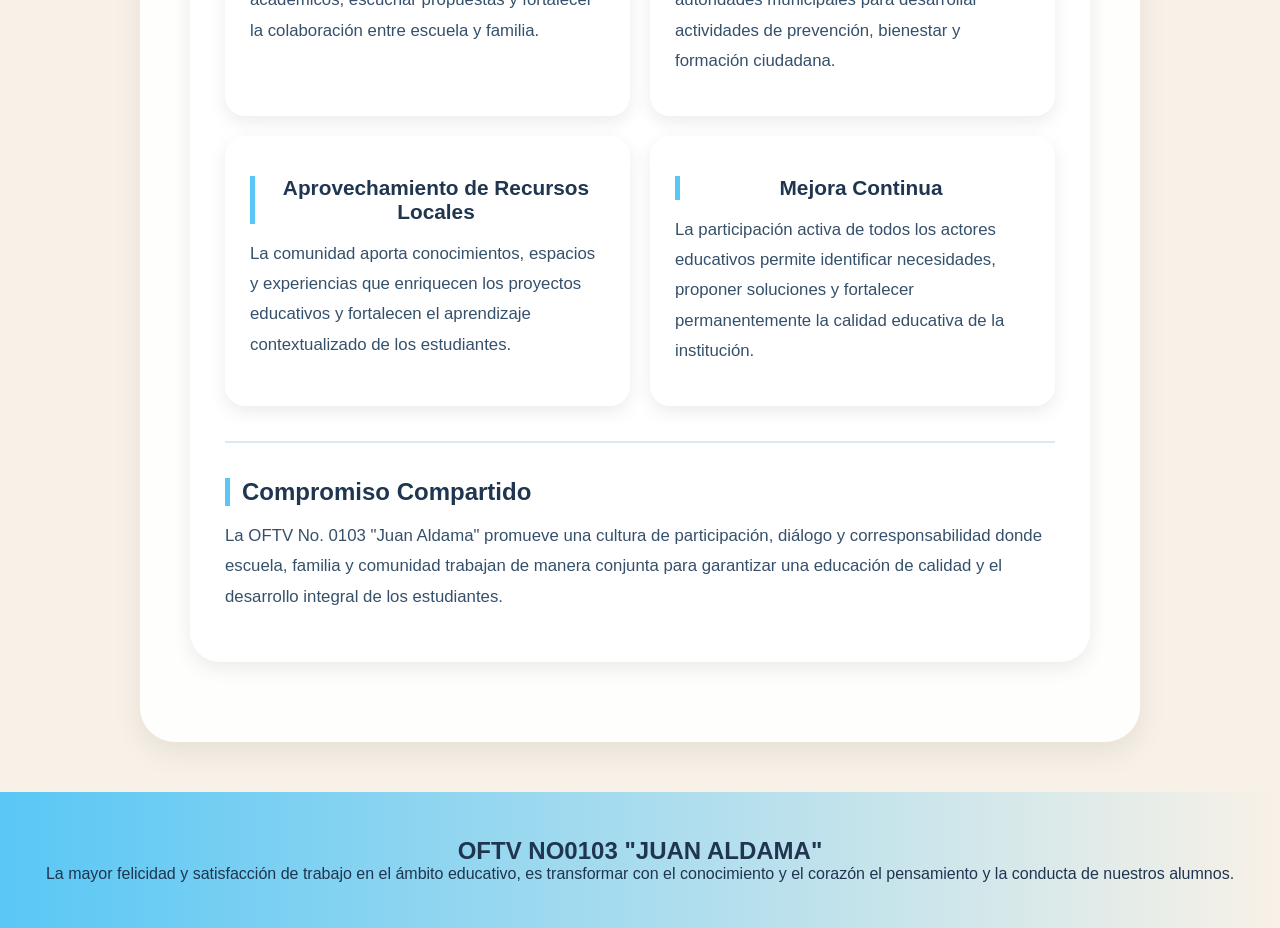
<file: participacion.html>
<!doctype html>
<html lang='es'>
<head>
    <meta charset='utf-8'>
    <meta name='viewport' content='width=device-width,initial-scale=1'>

    <title>Participación de la Comunidad | OFTV No. 0103 Juan Aldama</title>

    <meta name="description" content="Participación de padres de familia, autoridades y comunidad escolar en el desarrollo educativo de la Telesecundaria OFTV No. 0103 Juan Aldama.">

    <link rel='stylesheet' href='styles.css'>
</head>

<body>

<!-- LOGO -->
<div class='top'>
    <img src='assets/logo_transparent.jpeg' alt="Logo de la escuela">
</div>

<!-- MENÚ LATERAL -->
<div id='sidebar' class='sidebar'>
    <a href='index.html'>Inicio</a>
    <a href='acerca.html'>Acerca de la telesecundaria</a>
    <a href='oferta.html'>Oferta educativa</a>
    <a href='noticias.html'>Noticias y avisos</a>
    <a href='politicas.html'>Políticas y reglamentos</a>
    <a href='galeria.html'>Imagenes de la escuela</a>
    <a href='docentes.html'>Plantilla docente</a>
</div>

<!-- ENCABEZADO -->
<header>
    <div class='row'>
        <button class='btn' onclick='toggleMenu()'>☰</button>
        <div class='title'>
        OFTV NO 0103 "JUAN ALDAMA"
        </div>
    </div>
</header>

<!-- CONTENIDO PRINCIPAL -->
<section class="hero">

<div class="hero-card">

<h1>Participación de la Comunidad</h1>

<!-- INTRODUCCIÓN -->
<div class="info-box">

<p class="practicas-intro">
La participación de la comunidad es uno de los pilares fundamentales de la OFTV No. 0103 "Juan Aldama". La escuela promueve la colaboración entre estudiantes, docentes, padres de familia y autoridades locales para fortalecer los aprendizajes, la convivencia y el desarrollo integral de los alumnos.
</p>

<div class="practicas-grid">

<div class="practica-card">
<h3>Eventos y Actividades Comunitarias</h3>
<p>
La comunidad participa activamente en celebraciones cívicas, fiestas patrias, Día de la Madre, encuentros literarios, demostraciones académicas y proyectos comunitarios que fortalecen la identidad y el sentido de pertenencia escolar.
</p>
</div>

<div class="practica-card">
<h3>Comunicación Permanente</h3>
<p>
La escuela mantiene una comunicación constante mediante grupos de WhatsApp por grado y redes sociales institucionales, facilitando la difusión de información académica, actividades escolares y avisos importantes.
</p>
</div>

<div class="practica-card">
<h3>Trabajo Colaborativo</h3>
<p>
Docentes, padres de familia, alumnos y autoridades comunitarias participan en la organización de eventos, proyectos escolares y actividades que contribuyen al mejoramiento de la institución educativa.
</p>
</div>

<div class="practica-card">
<h3>Participación en la Toma de Decisiones</h3>
<p>
La escuela realiza reuniones periódicas y consultas con padres de familia y miembros de la comunidad para analizar necesidades, proponer mejoras y tomar decisiones que beneficien a toda la comunidad escolar.
</p>
</div>

</div>

<!-- DESTACADO -->
<hr>

<h3>Comités de Participación Escolar</h3>

<p>
A través de los comités de participación social, padres de familia, docentes, estudiantes y líderes comunitarios colaboran en el diseño y desarrollo de proyectos escolares, fortaleciendo la corresponsabilidad y el compromiso con la mejora continua de la institución.
</p>

<!-- SEGUNDA SECCIÓN -->
<div class="practicas-grid">

<div class="practica-card">
<h3>Reuniones con Padres de Familia</h3>
<p>
Se realizan reuniones bimestrales y extraordinarias para informar avances académicos, escuchar propuestas y fortalecer la colaboración entre escuela y familia.
</p>
</div>

<div class="practica-card">
<h3>Vinculación con Instituciones</h3>
<p>
La telesecundaria trabaja en coordinación con personal de salud, seguridad pública y autoridades municipales para desarrollar actividades de prevención, bienestar y formación ciudadana.
</p>
</div>

<div class="practica-card">
<h3>Aprovechamiento de Recursos Locales</h3>
<p>
La comunidad aporta conocimientos, espacios y experiencias que enriquecen los proyectos educativos y fortalecen el aprendizaje contextualizado de los estudiantes.
</p>
</div>

<div class="practica-card">
<h3>Mejora Continua</h3>
<p>
La participación activa de todos los actores educativos permite identificar necesidades, proponer soluciones y fortalecer permanentemente la calidad educativa de la institución.
</p>
</div>

</div>

<!-- CIERRE DESTACADO -->
<hr>

<h3>Compromiso Compartido</h3>

<p>
La OFTV No. 0103 "Juan Aldama" promueve una cultura de participación, diálogo y corresponsabilidad donde escuela, familia y comunidad trabajan de manera conjunta para garantizar una educación de calidad y el desarrollo integral de los estudiantes.
</p>
</div>

</div>

</section>

<!-- PIE -->
<footer>
    <h2>OFTV NO0103 "JUAN ALDAMA"</h2>
    <p>
        La mayor felicidad y satisfacción de trabajo en el ámbito educativo,
        es transformar con el conocimiento y el corazón el pensamiento y la conducta de nuestros alumnos.
    </p>
</footer>

<script src='script.js'></script>

</body>
</html>
</file>
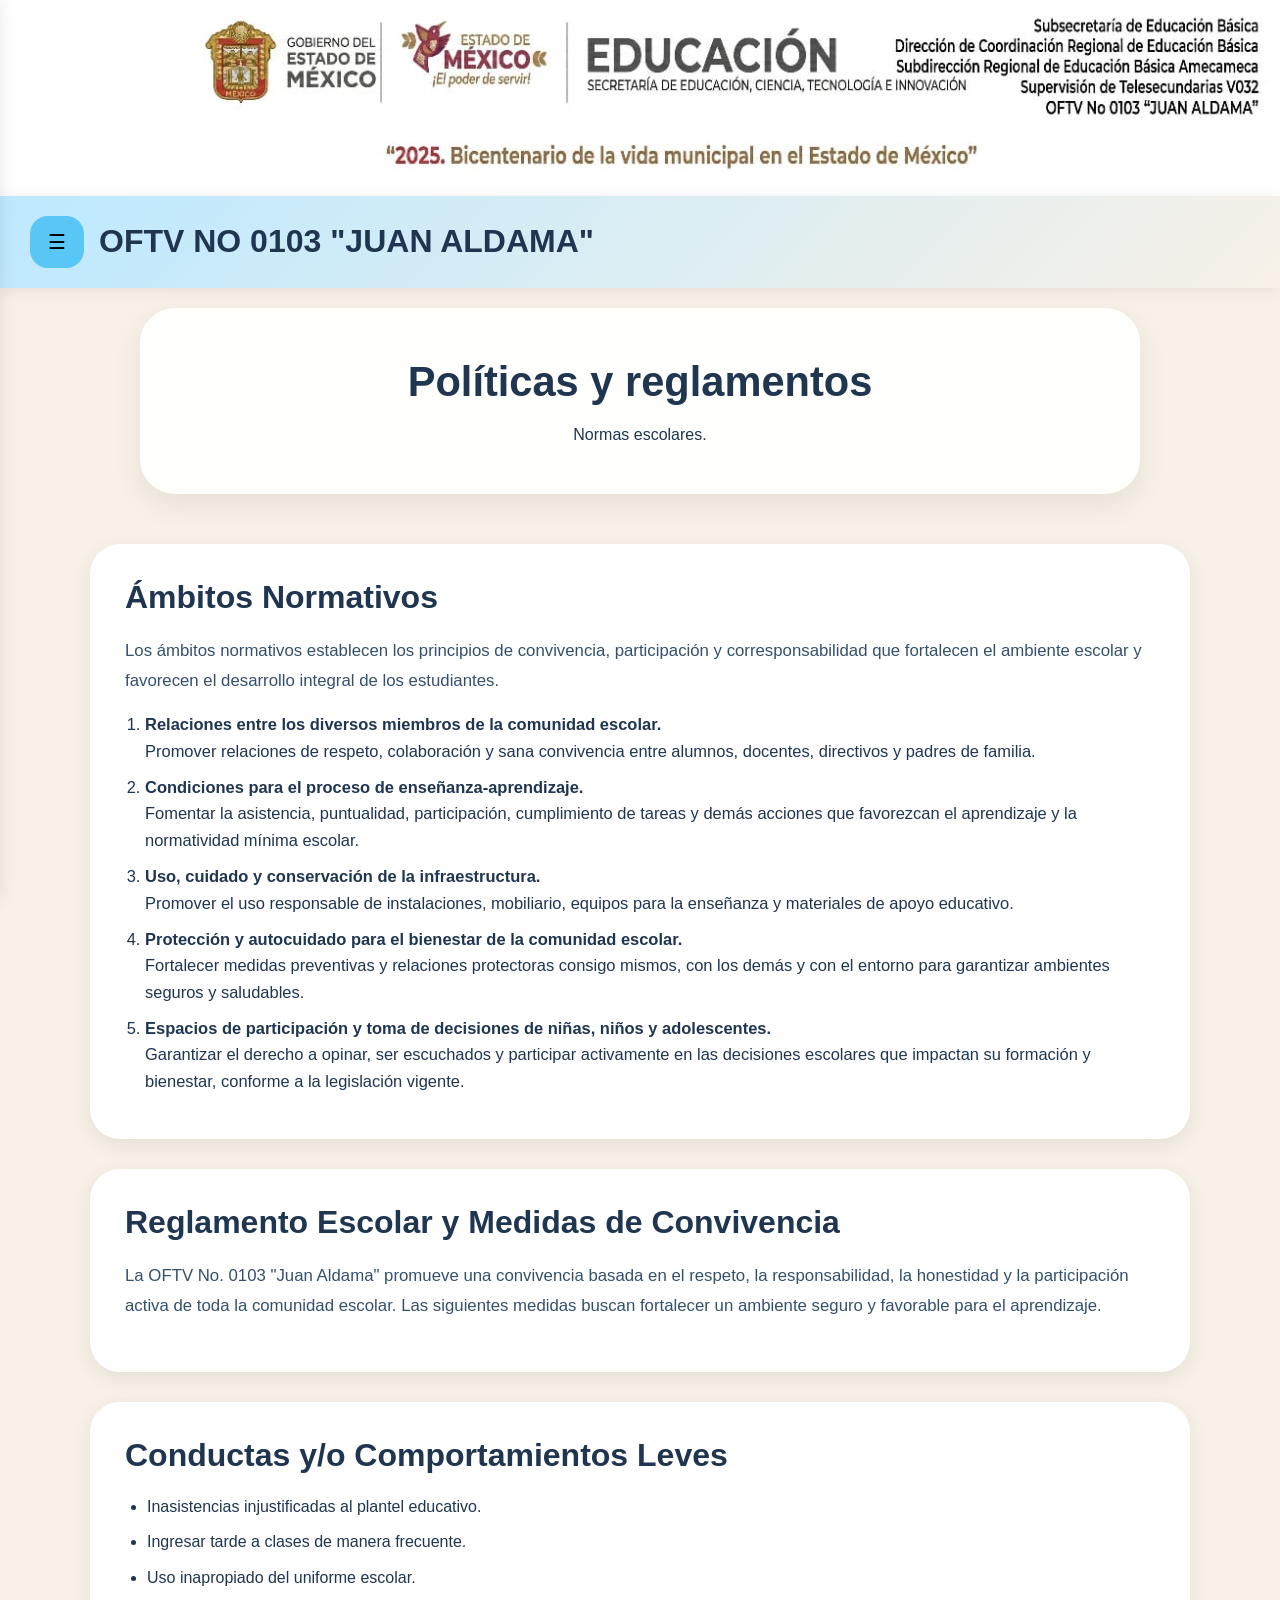
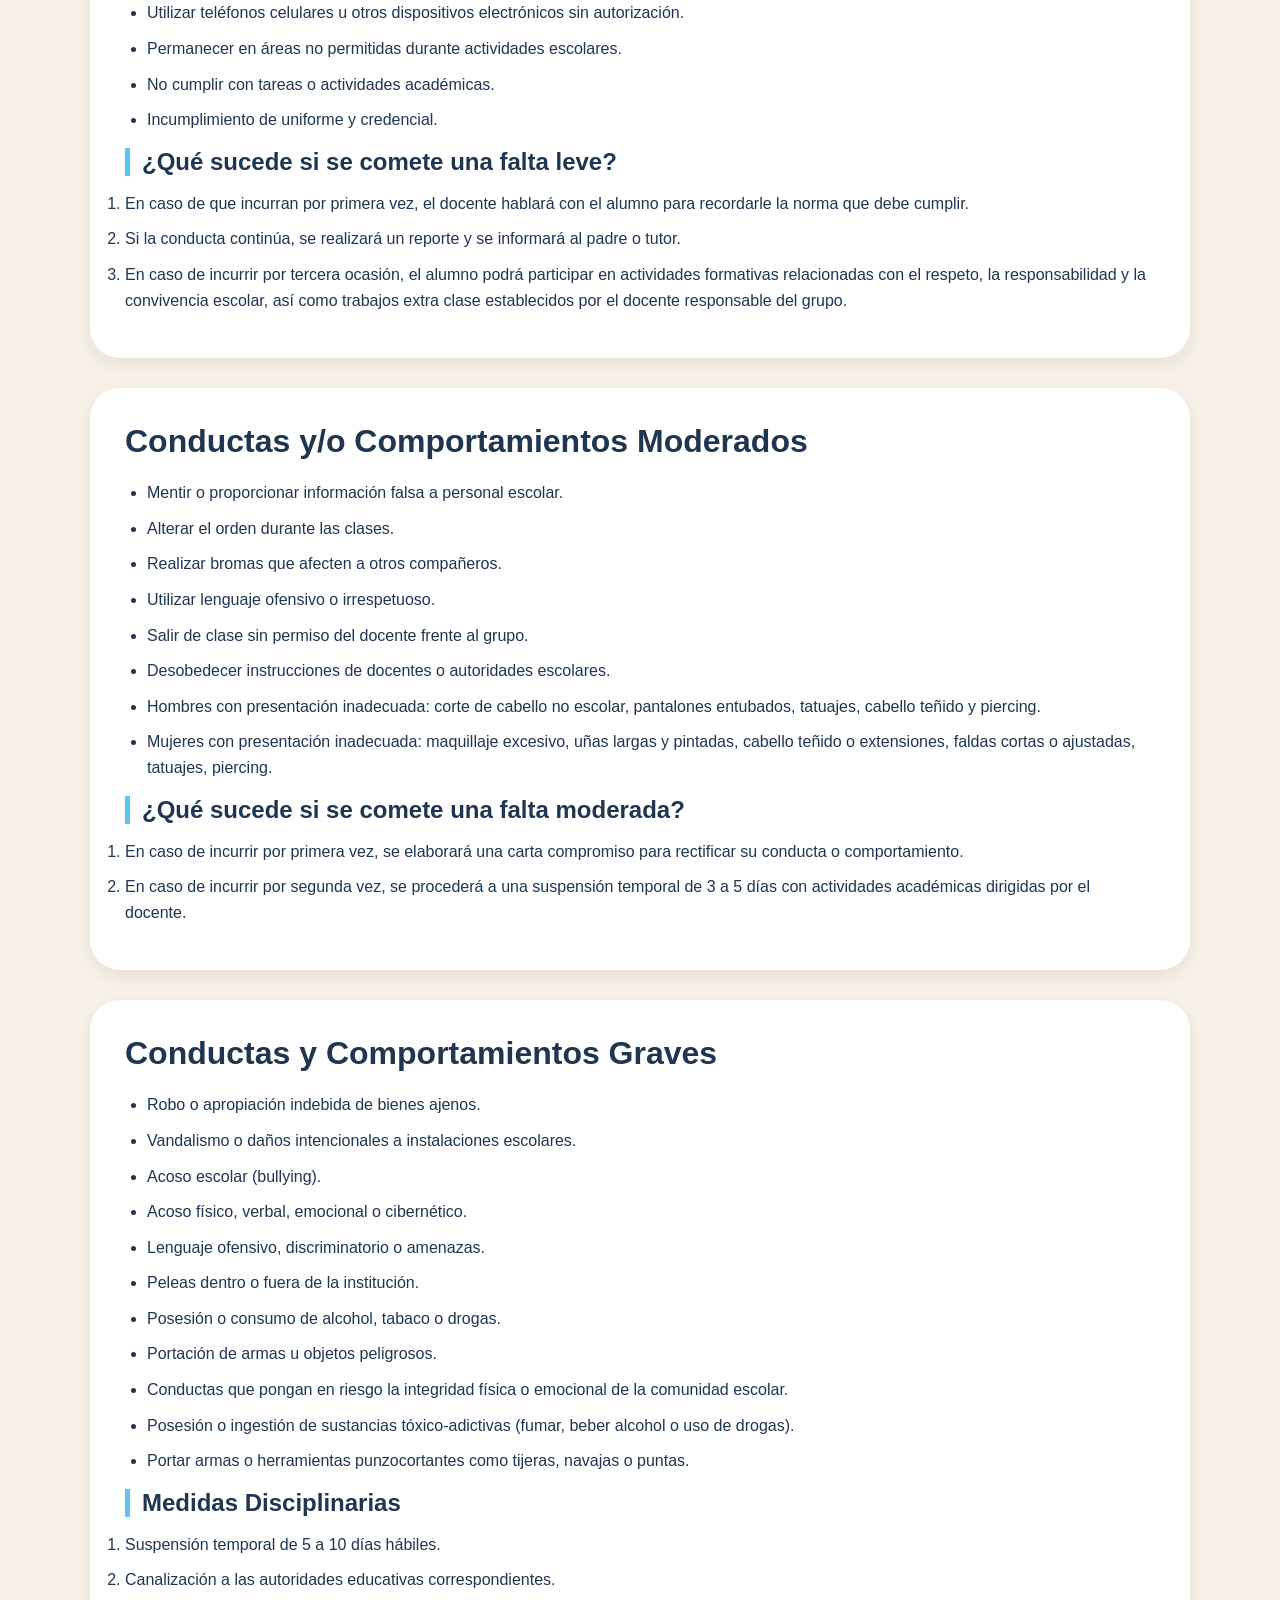
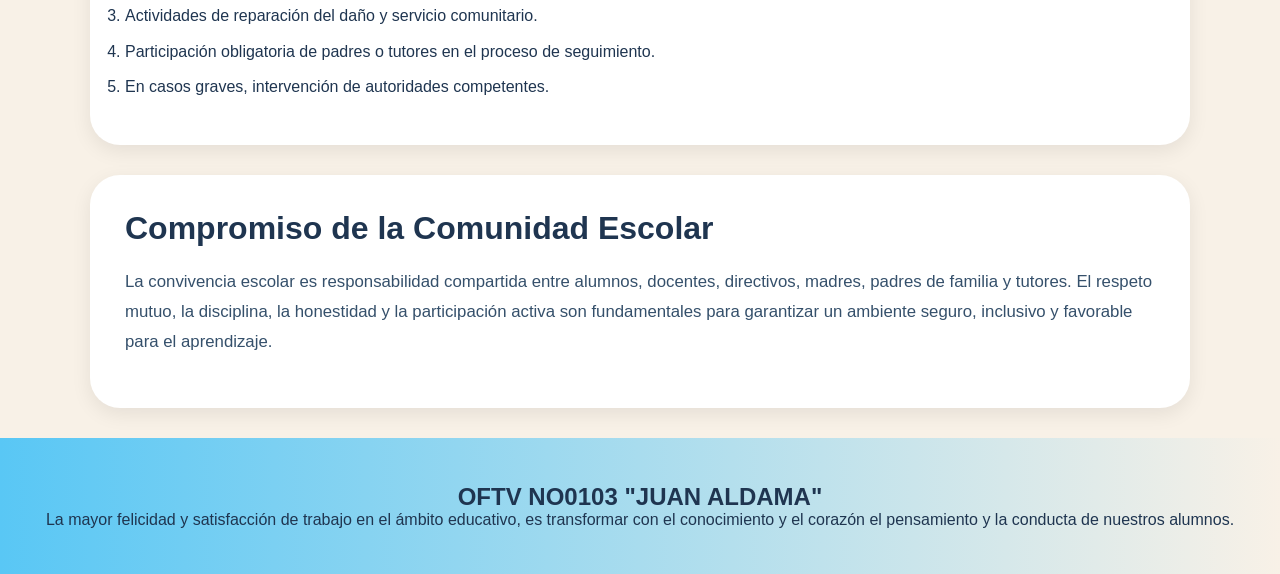
<file: politicas.html>
<!doctype html>
<html lang='es'>
<head>
    <meta charset='utf-8'>
    <meta name='viewport' content='width=device-width,initial-scale=1'>

    <title>Políticas y Reglamentos | OFTV No. 0103 Juan Aldama</title>

    <meta name="description" content="Consulta las políticas, reglamentos escolares y acuerdos de convivencia de la Telesecundaria OFTV No. 0103 Juan Aldama.">

    <link rel='stylesheet' href='styles.css'>
</head>

<body>

<!-- LOGO -->
<div class='top'>
    <img src='assets/logo_transparent.jpeg' alt="Logo de la escuela">
</div>

<!-- MENÚ LATERAL -->
<div id='sidebar' class='sidebar'>
    <a href='index.html'>Inicio</a>
    <a href='acerca.html'>Acerca de la telesecundaria</a>
    <a href='oferta.html'>Oferta educativa</a>
    <a href='noticias.html'>Noticias y avisos</a>
    <a href='politicas.html'>Políticas y reglamentos</a>
    <a href='galeria.html'>Imagenes de la escuela</a>
    <a href='docentes.html'>Plantilla docente</a>
</div>

<!-- ENCABEZADO -->
<header>
    <div class='row'>
        <button class='btn' onclick='toggleMenu()'>☰</button>
        <div class='title'>OFTV NO 0103 "JUAN ALDAMA"</div>
    </div>
</header>

<section class='hero'>
    <div class='hero-card'>
        <h1>Políticas y reglamentos</h1>
        <p>Normas escolares.</p>
    </div>
</section>

<!-- ÁMBITOS NORMATIVOS -->
<div class="info-box">

<h2>Ámbitos Normativos</h2>

<p>
Los ámbitos normativos establecen los principios de convivencia, participación y corresponsabilidad que fortalecen el ambiente escolar y favorecen el desarrollo integral de los estudiantes.
</p>

<ol class="objetivos">

<li>
<strong>Relaciones entre los diversos miembros de la comunidad escolar.</strong><br>
Promover relaciones de respeto, colaboración y sana convivencia entre alumnos, docentes, directivos y padres de familia.
</li>

<li>
<strong>Condiciones para el proceso de enseñanza-aprendizaje.</strong><br>
Fomentar la asistencia, puntualidad, participación, cumplimiento de tareas y demás acciones que favorezcan el aprendizaje y la normatividad mínima escolar.
</li>

<li>
<strong>Uso, cuidado y conservación de la infraestructura.</strong><br>
Promover el uso responsable de instalaciones, mobiliario, equipos para la enseñanza y materiales de apoyo educativo.
</li>

<li>
<strong>Protección y autocuidado para el bienestar de la comunidad escolar.</strong><br>
Fortalecer medidas preventivas y relaciones protectoras consigo mismos, con los demás y con el entorno para garantizar ambientes seguros y saludables.
</li>

<li>
<strong>Espacios de participación y toma de decisiones de niñas, niños y adolescentes.</strong><br>
Garantizar el derecho a opinar, ser escuchados y participar activamente en las decisiones escolares que impactan su formación y bienestar, conforme a la legislación vigente.
</li>

</ol>

</div>

<!-- REGLAMENTO GENERAL -->
<div class="info-box">

<h2>Reglamento Escolar y Medidas de Convivencia</h2>

<p>
La OFTV No. 0103 "Juan Aldama" promueve una convivencia basada en el respeto,
la responsabilidad, la honestidad y la participación activa de toda la comunidad escolar.
Las siguientes medidas buscan fortalecer un ambiente seguro y favorable para el aprendizaje.
</p>

</div>

<!-- FALTAS LEVES -->
<div class="info-box">

<h2>Conductas y/o Comportamientos Leves</h2>

<ul>
<li>Inasistencias injustificadas al plantel educativo.</li>
<li>Ingresar tarde a clases de manera frecuente.</li>
<li>Uso inapropiado del uniforme escolar.</li>
<li>Utilizar teléfonos celulares u otros dispositivos electrónicos sin autorización.</li>
<li>Permanecer en áreas no permitidas durante actividades escolares.</li>
<li>No cumplir con tareas o actividades académicas.</li>
<li>Incumplimiento de uniforme y credencial.</li>
</ul>

<h3>¿Qué sucede si se comete una falta leve?</h3>

<ol>
<li>En caso de que incurran por primera vez, el docente hablará con el alumno para recordarle la norma que debe cumplir.</li>

<li>Si la conducta continúa, se realizará un reporte y se informará al padre o tutor.</li>

<li>En caso de incurrir por tercera ocasión, el alumno podrá participar en actividades formativas relacionadas con el respeto, la responsabilidad y la convivencia escolar, así como trabajos extra clase establecidos por el docente responsable del grupo.</li>
</ol>

</div>

<!-- FALTAS MODERADAS -->
<div class="info-box">

<h2>Conductas y/o Comportamientos Moderados</h2>

<ul>
<li>Mentir o proporcionar información falsa a personal escolar.</li>
<li>Alterar el orden durante las clases.</li>
<li>Realizar bromas que afecten a otros compañeros.</li>
<li>Utilizar lenguaje ofensivo o irrespetuoso.</li>
<li>Salir de clase sin permiso del docente frente al grupo.</li>
<li>Desobedecer instrucciones de docentes o autoridades escolares.</li>
<li>Hombres con presentación inadecuada: corte de cabello no escolar, pantalones entubados, tatuajes, cabello teñido y piercing.</li>
<li>Mujeres con presentación inadecuada: maquillaje excesivo, uñas largas y pintadas, cabello teñido o extensiones, faldas cortas o ajustadas, tatuajes, piercing.</li>
</ul>

<h3>¿Qué sucede si se comete una falta moderada?</h3>

<ol>
<li>En caso de incurrir por primera vez, se elaborará una carta compromiso para rectificar su conducta o comportamiento.</li>

<li>En caso de incurrir por segunda vez, se procederá a una suspensión temporal de 3 a 5 días con actividades académicas dirigidas por el docente.</li>
</ol>

</div>

<!-- FALTAS GRAVES -->
<div class="info-box">

<h2>Conductas y Comportamientos Graves</h2>

<ul>
<li>Robo o apropiación indebida de bienes ajenos.</li>
<li>Vandalismo o daños intencionales a instalaciones escolares.</li>
<li>Acoso escolar (bullying).</li>
<li>Acoso físico, verbal, emocional o cibernético.</li>
<li>Lenguaje ofensivo, discriminatorio o amenazas.</li>
<li>Peleas dentro o fuera de la institución.</li>
<li>Posesión o consumo de alcohol, tabaco o drogas.</li>
<li>Portación de armas u objetos peligrosos.</li>
<li>Conductas que pongan en riesgo la integridad física o emocional de la comunidad escolar.</li>
<li>Posesión o ingestión de sustancias tóxico-adictivas (fumar, beber alcohol o uso de drogas).</li>
<li>Portar armas o herramientas punzocortantes como tijeras, navajas o puntas.</li>
</ul>

<h3>Medidas Disciplinarias</h3>

<ol>
<li>Suspensión temporal de 5 a 10 días hábiles.</li>
<li>Canalización a las autoridades educativas correspondientes.</li>
<li>Actividades de reparación del daño y servicio comunitario.</li>
<li>Participación obligatoria de padres o tutores en el proceso de seguimiento.</li>
<li>En casos graves, intervención de autoridades competentes.</li>
</ol>

</div>

<!-- CIERRE -->
<div class="info-box">

<h2>Compromiso de la Comunidad Escolar</h2>

<p>
La convivencia escolar es responsabilidad compartida entre alumnos, docentes,
directivos, madres, padres de familia y tutores. El respeto mutuo, la disciplina,
la honestidad y la participación activa son fundamentales para garantizar un ambiente
seguro, inclusivo y favorable para el aprendizaje.
</p>

</div>

<footer>
<h2>OFTV NO0103 "JUAN ALDAMA"</h2>
<p>
La mayor felicidad y satisfacción de trabajo en el ámbito educativo,
es transformar con el conocimiento y el corazón el pensamiento y la conducta de nuestros alumnos.
</p>
</footer>

<script src='script.js'></script>

</body>
</html>
</file>
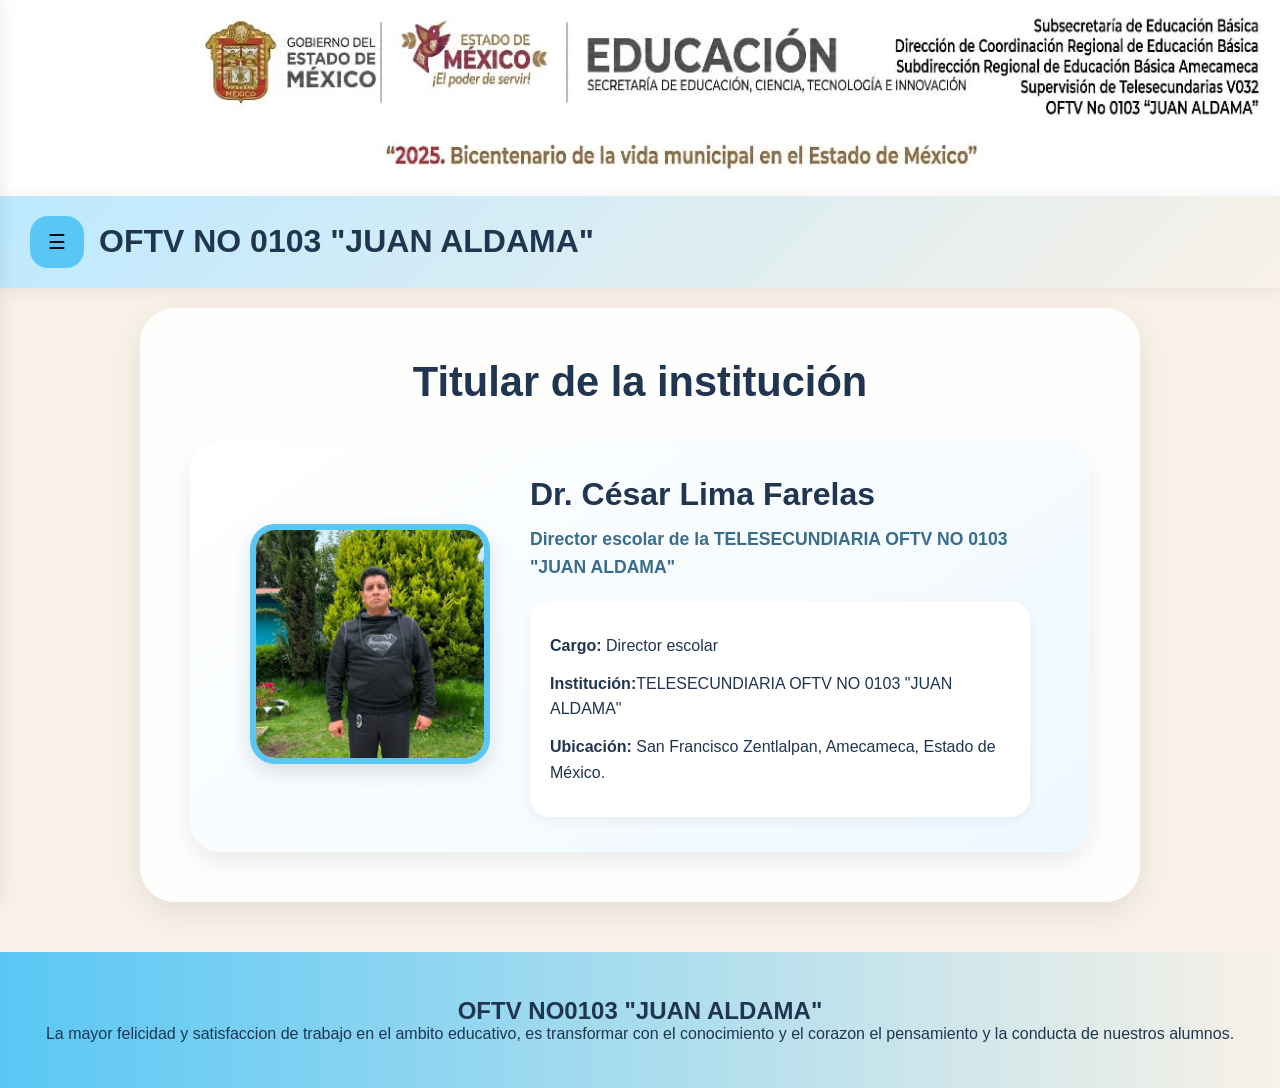
<file: titular.html>
<!doctype html>
<html lang="es">

<head>

  <meta charset="utf-8">
  <meta name="viewport" content="width=device-width,initial-scale=1">

  <title>Titular de la Institución | OFTV No. 0103 Juan Aldama</title>
  <meta name="description" content="Información sobre el titular y la dirección de la Telesecundaria OFTV No. 0103 Juan Aldama.">

  <link rel="stylesheet" href="styles.css">
</head>

<body>

  <!-- LOGO -->
  <div class="top">
    <img src="assets/logo_transparent.jpeg">
  </div>

  <!-- Menú lateral de navegación -->
  <div id="sidebar" class="sidebar">
    <a href="index.html">Inicio</a>
    <a href="acerca.html">Acerca de la telesecundaria</a>
    <a href="oferta.html">Oferta educativa</a>
    <a href="noticias.html">Noticias y avisos</a>
    <a href="politicas.html">Políticas y reglamentos</a>
    <a href="galeria.html">Imágenes de la escuela</a>
    <a href="docentes.html">Plantilla docente</a>
  </div>

  <header>
    <div class="row">

      <button class="btn" onclick="toggleMenu()">☰</button>

      <!-- Nombre de la escuela -->
      <div class="title">OFTV NO 0103 "JUAN ALDAMA"</div>
    </div>
  </header>

  <!-- Contenido principal -->
  <section class="hero">

    <div class="hero-card">

      <h1>Titular de la institución</h1>

      <div class="director-card">

        <!-- Imagen del director -->
        <div class="director-img">
          <img src="assets/cesar.jpeg" alt="Director escolar">
        </div>

        <!-- Información principal -->
        <div class="director-info">

          <h2>Dr. César Lima Farelas</h2>

          <!-- Cargo -->
          <p class="cargo">
            Director escolar de la TELESECUNDIARIA OFTV NO 0103 "JUAN ALDAMA"
          </p>

          <!-- Datos institucionales -->
          <div class="director-data">
            <p><strong>Cargo:</strong> Director escolar</p>
            <p><strong>Institución:</strong>TELESECUNDIARIA OFTV NO 0103 "JUAN ALDAMA"</p>
            <p><strong>Ubicación:</strong> San Francisco Zentlalpan, Amecameca, Estado de México.</p>
          </div>

        </div>

      </div>

    </div>

  </section>

  <!-- Pie de página -->
  <footer>
    <h2>OFTV NO0103 "JUAN ALDAMA"</h2>
    <p>
      La mayor felicidad y satisfaccion de trabajo en el ambito educativo,
      es transformar con el conocimiento y el corazon el pensamiento y la conducta de nuestros alumnos.
    </p>
  </footer>
  <script src="script.js"></script>

</body>
</html>
</file>
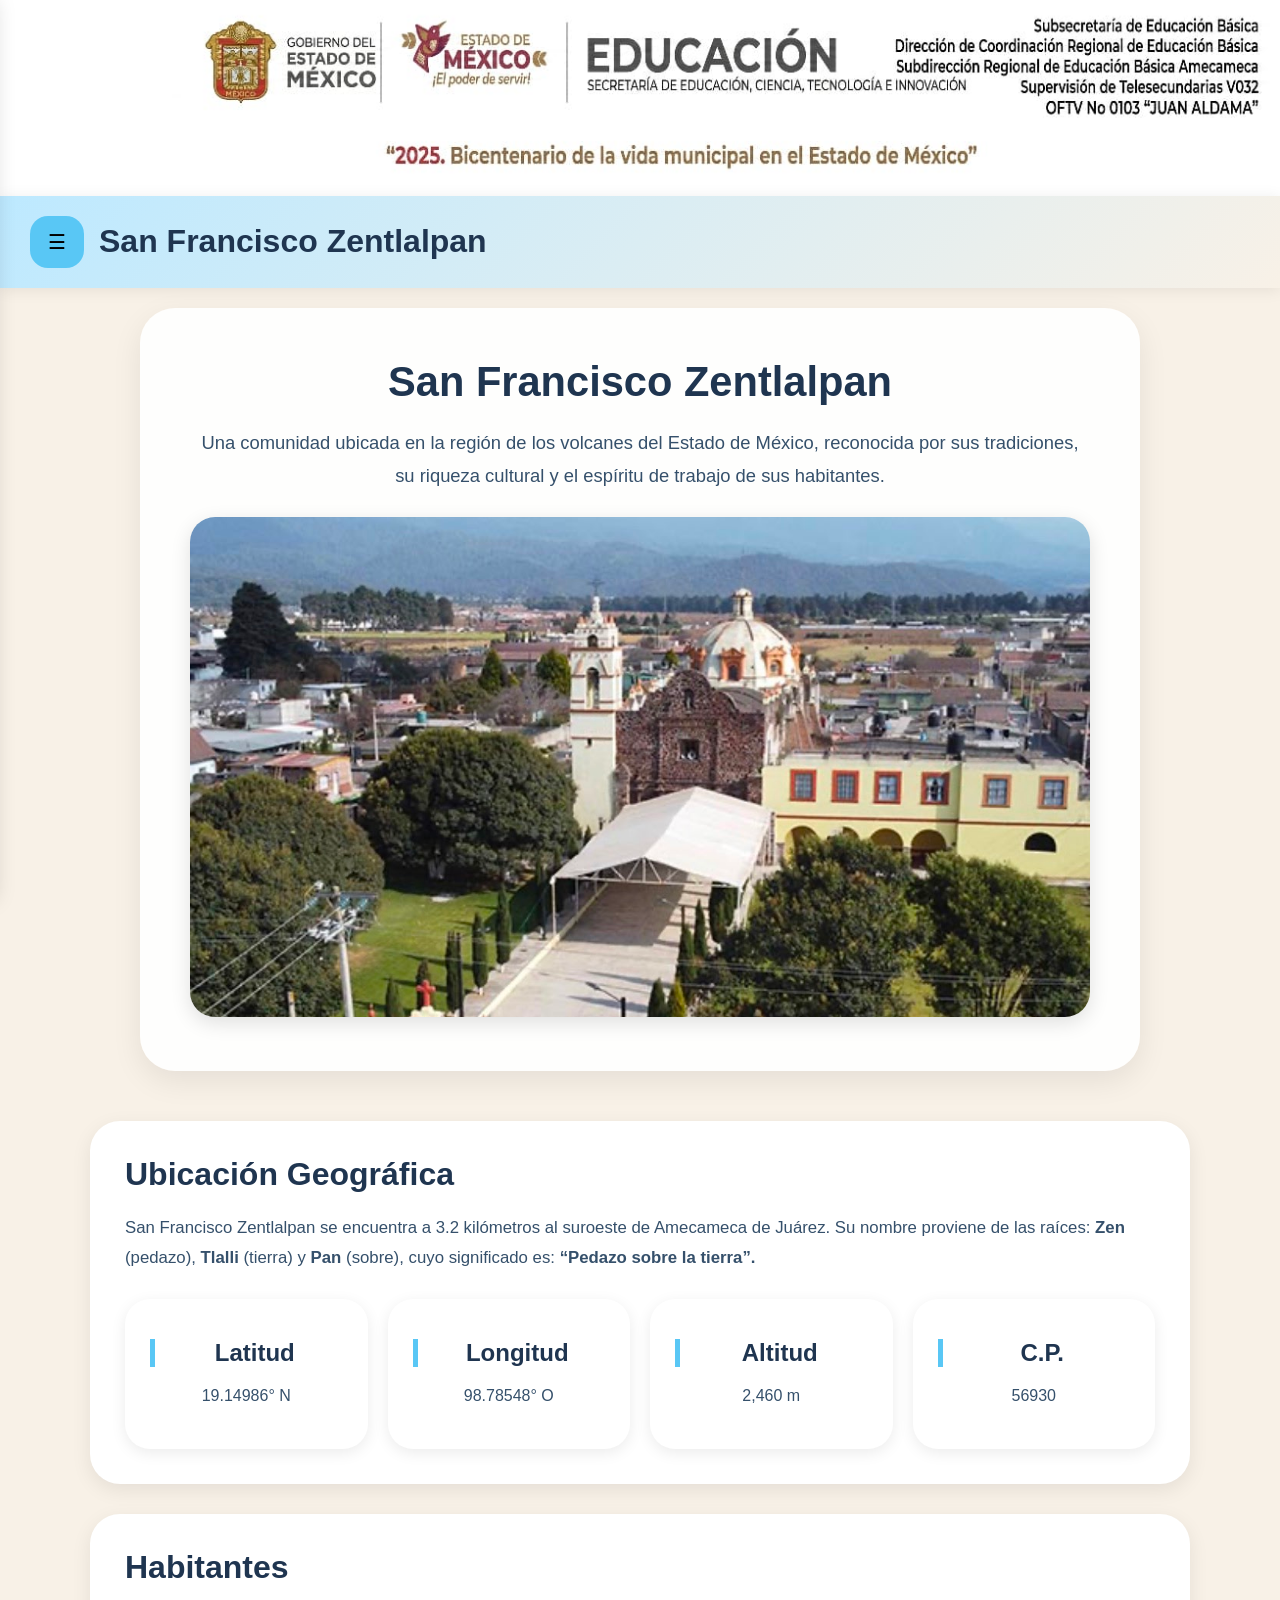
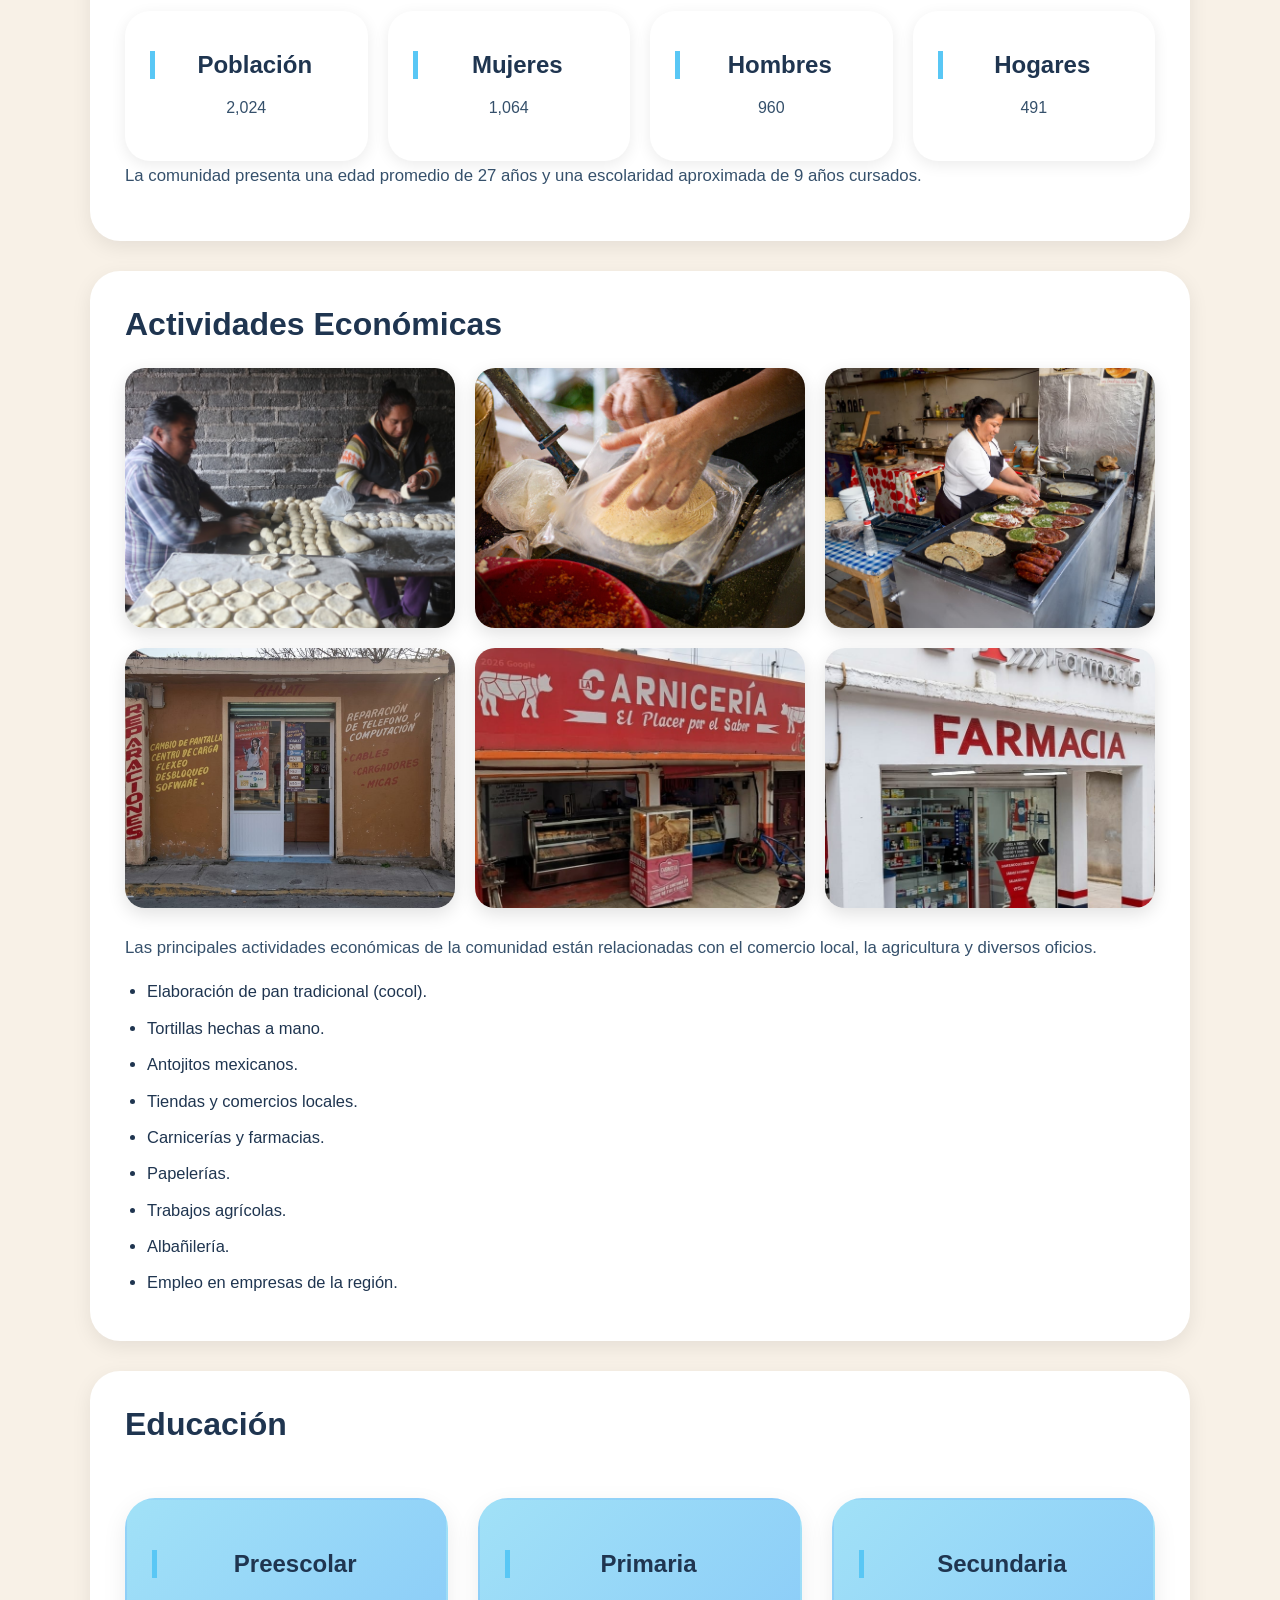
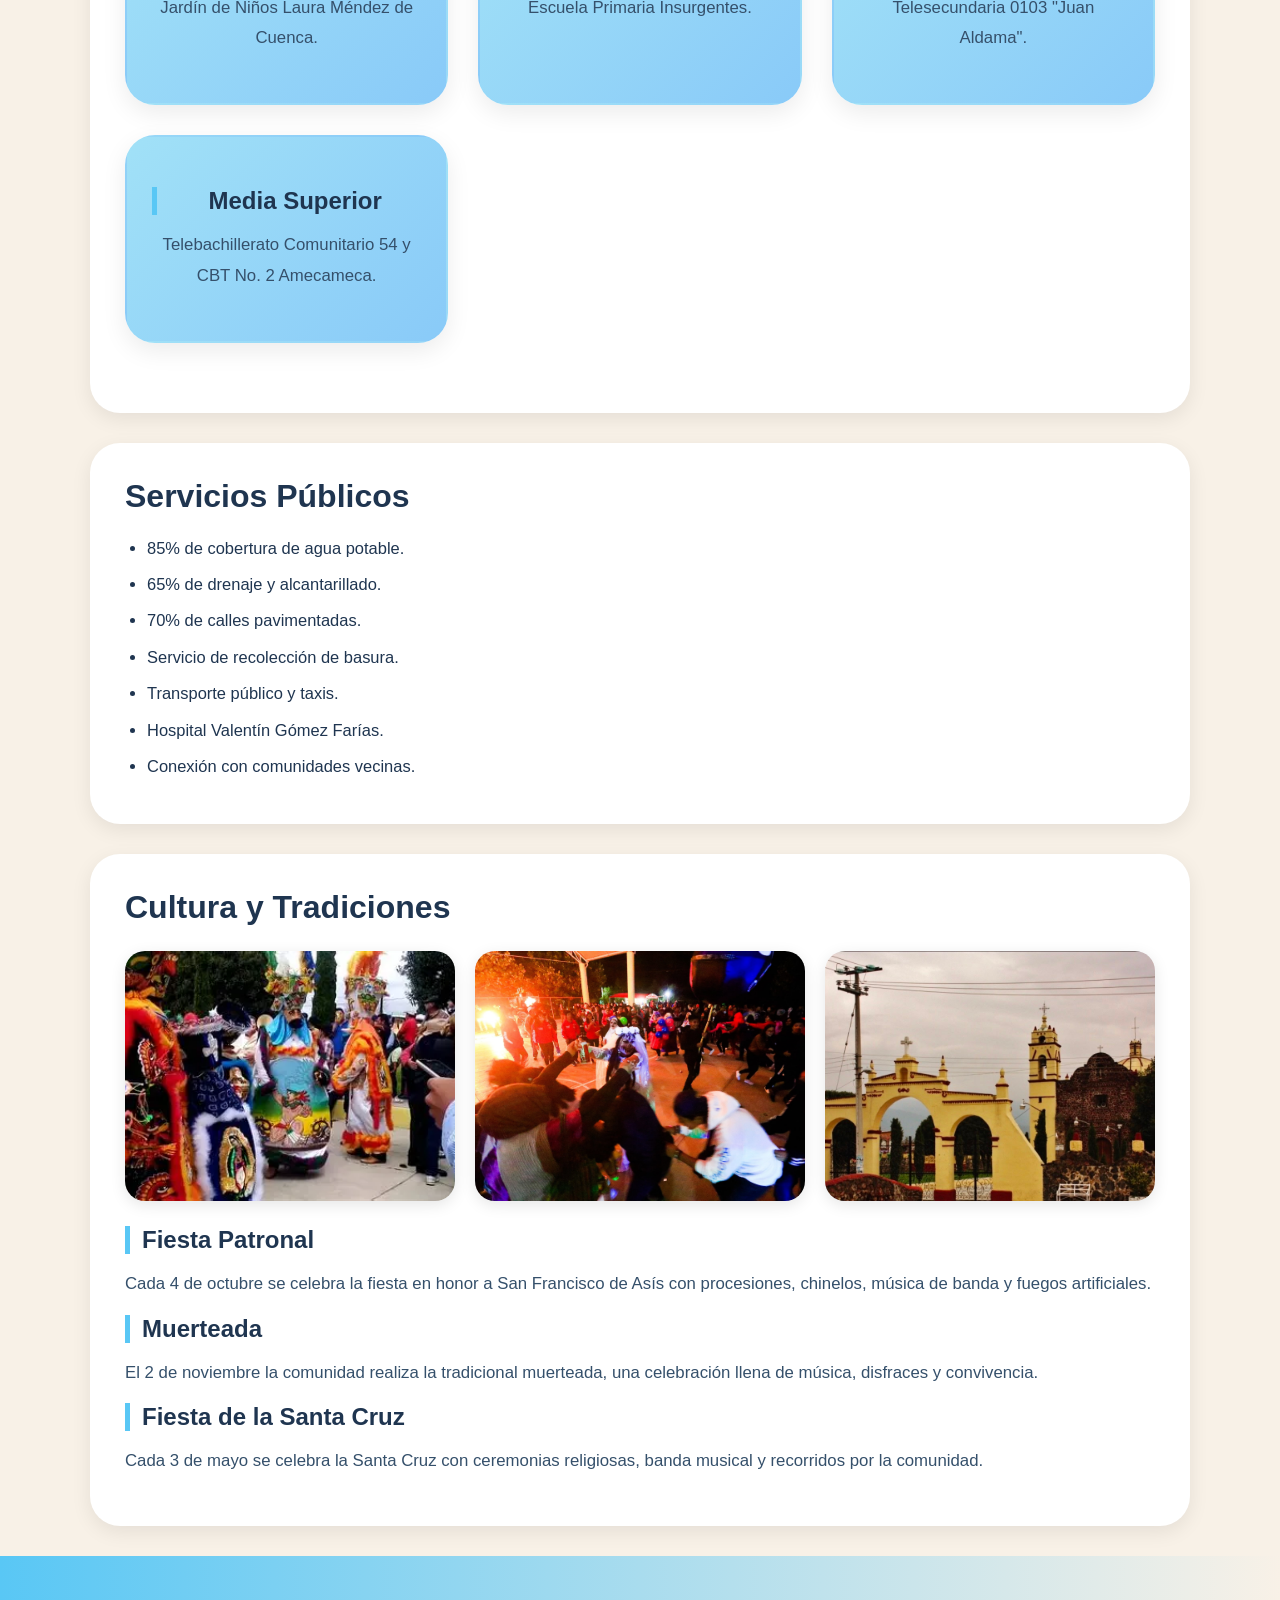
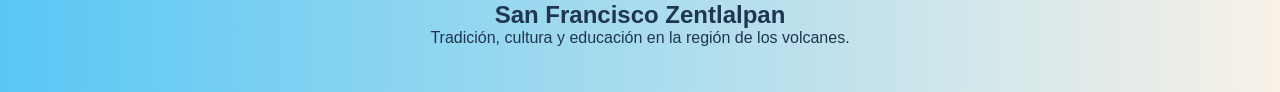
<file: zentlalpan.html>
<!doctype html>
<html lang="es">
<head>
<meta charset="utf-8">
<meta name="viewport" content="width=device-width,initial-scale=1">

<title>San Francisco Zentlalpan | OFTV No. 0103 Juan Aldama</title>
<meta name="description" content="Información de la comunidad de San Francisco Zentlalpan, Amecameca, donde se encuentra la Telesecundaria OFTV No. 0103 Juan Aldama.">

<link rel="stylesheet" href="styles.css">
</head>

<body>

<!-- LOGO -->
<div class="top">
    <img src="assets/logo_transparent.jpeg" alt="Logo institucional">
</div>

<!-- MENÚ LATERAL DE NAVEGACIÓN -->
<div id="sidebar" class="sidebar">
    <a href="index.html">Inicio</a>
    <a href="acerca.html">Acerca de la telesecundaria</a>
    <a href="oferta.html">Oferta educativa</a>
    <a href="noticias.html">Noticias y avisos</a>
    <a href="politicas.html">Políticas y reglamentos</a>
    <a href="galeria.html">Imágenes de la escuela</a>
    <a href="docentes.html">Plantilla docente</a>
</div>

<!-- ENCABEZADO PRINCIPAL -->
<header>
    <div class="row">
        <button class="btn" onclick="toggleMenu()">☰</button>
        <div class="title">San Francisco Zentlalpan</div>
    </div>
</header>

<section class="hero">
    <div class="hero-card">

        <h1>San Francisco Zentlalpan</h1>

        <p class="intro">
            Una comunidad ubicada en la región de los volcanes del Estado de México,
            reconocida por sus tradiciones, su riqueza cultural y el espíritu de trabajo
            de sus habitantes.
        </p>

        <img src="assets/WhatsApp Image 2026-06-02 at 09.40.09.jpeg" alt="Zentlalpan" class="hero-img">

    </div>
</section>

<!-- UBICACIÓN GEOGRÁFICA -->
<section class="info-box">

    <h2>Ubicación Geográfica</h2>

    <p>
        San Francisco Zentlalpan se encuentra a 3.2 kilómetros al suroeste de
        Amecameca de Juárez. Su nombre proviene de las raíces:
        <strong>Zen</strong> (pedazo),
        <strong>Tlalli</strong> (tierra) y
        <strong>Pan</strong> (sobre),
        cuyo significado es:
        <strong>“Pedazo sobre la tierra”.</strong>
    </p>

    <!-- DATOS GEOGRÁFICOS -->
    <div class="stats-grid">

        <div class="stat-card">
            <h3>Latitud</h3>
            <p>19.14986° N</p>
        </div>

        <div class="stat-card">
            <h3>Longitud</h3>
            <p>98.78548° O</p>
        </div>

        <div class="stat-card">
            <h3>Altitud</h3>
            <p>2,460 m</p>
        </div>

        <div class="stat-card">
            <h3>C.P.</h3>
            <p>56930</p>
        </div>

    </div>

</section>

<!-- POBLACIÓN -->
<section class="info-box">

    <h2>Habitantes</h2>

    <div class="stats-grid">

        <div class="stat-card">
            <h3>Población</h3>
            <p>2,024</p>
        </div>

        <div class="stat-card">
            <h3>Mujeres</h3>
            <p>1,064</p>
        </div>

        <div class="stat-card">
            <h3>Hombres</h3>
            <p>960</p>
        </div>

        <div class="stat-card">
            <h3>Hogares</h3>
            <p>491</p>
        </div>

    </div>

    <p>
        La comunidad presenta una edad promedio de 27 años y una escolaridad
        aproximada de 9 años cursados.
    </p>

</section>

<!-- ACTIVIDADES ECONÓMICAS -->
<section class="info-box">

    <h2>Actividades Económicas</h2>

    <div class="economia-gallery">

        <img src="assets/WhatsApp Image 2026-06-02 at 09.42.54.jpeg" alt="Pan tradicional">
        <img src="assets/economia1.jpg" alt="Tortillas">
        <img src="assets/economia2.jpg" alt="Antojitos mexicanos">
        <img src="assets/economia3.jpeg" alt="Tiendas locales">
        <img src="assets/economia4.jpeg" alt="Oficios">
        <img src="assets/economia5.jpeg" alt="Trabajo comunitario">

    </div>

    <p>
        Las principales actividades económicas de la comunidad están relacionadas
        con el comercio local, la agricultura y diversos oficios.
    </p>

    <ul class="objetivos">
        <li>Elaboración de pan tradicional (cocol).</li>
        <li>Tortillas hechas a mano.</li>
        <li>Antojitos mexicanos.</li>
        <li>Tiendas y comercios locales.</li>
        <li>Carnicerías y farmacias.</li>
        <li>Papelerías.</li>
        <li>Trabajos agrícolas.</li>
        <li>Albañilería.</li>
        <li>Empleo en empresas de la región.</li>
    </ul>

</section>

<!-- EDUCACIÓN -->
<section class="info-box">

    <h2>Educación</h2>

    <div class="grid">

        <div class="card">
            <h3>Preescolar</h3>
            <p>Jardín de Niños Laura Méndez de Cuenca.</p>
        </div>

        <div class="card">
            <h3>Primaria</h3>
            <p>Escuela Primaria Insurgentes.</p>
        </div>

        <div class="card">
            <h3>Secundaria</h3>
            <p>Telesecundaria 0103 "Juan Aldama".</p>
        </div>

        <div class="card">
            <h3>Media Superior</h3>
            <p>Telebachillerato Comunitario 54 y CBT No. 2 Amecameca.</p>
        </div>

    </div>

</section>

<!-- SERVICIOS -->
<section class="info-box">

    <h2>Servicios Públicos</h2>

    <ul class="objetivos">

        <li>85% de cobertura de agua potable.</li>
        <li>65% de drenaje y alcantarillado.</li>
        <li>70% de calles pavimentadas.</li>
        <li>Servicio de recolección de basura.</li>
        <li>Transporte público y taxis.</li>
        <li>Hospital Valentín Gómez Farías.</li>
        <li>Conexión con comunidades vecinas.</li>

    </ul>

</section>

<!-- CULTURA -->
<section class="info-box">

    <h2>Cultura y Tradiciones</h2>

    <div class="gallery">

        <img src="assets/OIP.webp" alt="Chinelos">
        <img src="assets/muerteada.jpg" alt="Muerteada">
        <img src="assets/WhatsApp Image 2026-06-02 at 09.26.01.jpeg" alt="Iglesia">

    </div>

    <h3>Fiesta Patronal</h3>
    <p>Cada 4 de octubre se celebra la fiesta en honor a San Francisco de Asís con procesiones, chinelos, música de banda y fuegos artificiales.</p>

    <h3>Muerteada</h3>
    <p>El 2 de noviembre la comunidad realiza la tradicional muerteada, una celebración llena de música, disfraces y convivencia.</p>

    <h3>Fiesta de la Santa Cruz</h3>
    <p>Cada 3 de mayo se celebra la Santa Cruz con ceremonias religiosas, banda musical y recorridos por la comunidad.</p>

</section>

<!-- PIE DE PÁGINA -->
<footer>
    <h2>San Francisco Zentlalpan</h2>
    <p>Tradición, cultura y educación en la región de los volcanes.</p>
</footer>

<script src="script.js"></script>

</body>
</html>
</file>
<file: styles.css>
*{margin:0;padding:0;box-sizing:border-box}
html{scroll-behavior:smooth}
body{font-family:Arial,sans-serif;background:#f8f1e7;color:#1f3550;overflow-x:hidden}
.top{
width:100%;
background:#fff;
}

.top img{
width:100%;
height:auto;
display:block;
object-fit:cover;
}.sidebar{position:fixed;left:-290px;top:0;width:285px;height:100vh;background:linear-gradient(180deg,#78d4ff,#f8f1e7);padding:25px;transition:.35s;z-index:1000;box-shadow:0 0 20px rgba(0,0,0,.15)}
.sidebar.open{left:0}
.sidebar a{display:block;margin:10px 0;padding:14px;background:#fff;border-radius:16px;text-decoration:none;color:#1f3550;font-weight:bold;transition:.25s}
.sidebar a:hover{transform:translateX(6px)}
header{background:linear-gradient(135deg,#bde9ff,#f8f1e7);padding:20px 30px;position:sticky;top:0;backdrop-filter:blur(8px);box-shadow:0 2px 15px rgba(0,0,0,.08)}
.row{display:flex;align-items:center;gap:15px}
.btn{border:none;background:#59c7f5;padding:14px 18px;border-radius:18px;font-size:20px;cursor:pointer;transition:.2s}
.btn:hover{transform:scale(1.05)}
.title{font-size:2rem;font-weight:700}
.hero{padding:20px 20px;text-align:center;animation:fade .8s ease}
.hero-card{max-width:1000px;margin:auto;background:rgba(255,255,255,.9);padding:50px;border-radius:35px;box-shadow:0 10px 30px rgba(0,0,0,.08)}
.hero-card h1{font-size:2.6rem}
.search{display:flex;gap:10px;max-width:800px;margin:25px auto}
.search input{flex:1;padding:18px;border-radius:40px;border:2px solid #d6d6d6}
.search button{padding:18px 28px;border:none;background:#59c7f5;border-radius:40px;font-weight:bold}
.grid{
display:grid;
grid-template-columns:repeat(auto-fit,minmax(280px,1fr));
gap:30px;
padding:35px 0;
}
.card{
background:linear-gradient(135deg,#a1e1f7,#89caf8);
padding:35px 25px;
border-radius:30px;
text-align:center;
box-shadow:0 8px 25px rgba(0,0,0,.08);
transition:.35s;
border:2px solid transparent;
cursor:pointer;
}

.card:hover{
transform:translateY(-10px) scale(1.03);
box-shadow:0 15px 35px rgba(0,0,0,.15);
border-color:#59c7f5;
}

.card a{
display:block;
text-decoration:none;
font-size:1.2rem;
font-weight:bold;
color:#1f3550;
}

.card:hover a{
color:#3e32c5;
}
footer{margin-top:30px;background:linear-gradient(90deg,#59c7f5,#f8f1e7);padding:45px;text-align:center}
@keyframes fade{from{opacity:0;transform:translateY(20px)}to{opacity:1;transform:translateY(0)}}
.info-box{
margin-top:35px;
text-align:left;
padding:25px;
background:#ffffff;
border-radius:25px;
box-shadow:0 4px 12px rgba(0,0,0,.05)
}

.info-box h2{
font-size:1.8rem;
margin-bottom:15px;
color:#1f3550
}

.info-box p{
line-height:1.8;
margin-bottom:15px;
font-size:1.05rem
}

.objetivos{
padding-left:20px;
line-height:1.8
}

.objetivos li{
margin-bottom:15px;
font-size:1.03rem
}

.hero-card h1{
margin-bottom:20px;
color:#1f3550
}

.director-card{
display:flex;
align-items:center;
justify-content:center;
gap:40px;
flex-wrap:wrap;
margin-top:35px;
padding:35px;
background:linear-gradient(145deg,#ffffff,#eef8ff);
border-radius:30px;
box-shadow:0 10px 25px rgba(0,0,0,.08)
}

.director-img img{
width:240px;
height:240px;
object-fit:cover;
border-radius:25px;
border:6px solid #59c7f5;
box-shadow:0 8px 20px rgba(0,0,0,.12)
}

.director-info{
max-width:500px;
text-align:left
}

.director-info h2{
font-size:2rem;
margin-bottom:12px;
color:#1f3550
}

.cargo{
font-size:1.1rem;
font-weight:bold;
color:#3a6d8c;
margin-bottom:20px;
line-height:1.6
}

.director-data{
background:#fff;
padding:20px;
border-radius:20px;
box-shadow:0 4px 12px rgba(0,0,0,.05)
}

.director-data p{
margin:12px 0;
font-size:1rem;
line-height:1.6
}

@media(max-width:768px){
.director-card{
padding:25px
}

.director-img img{
width:190px;
height:190px
}

.director-info{
text-align:center
}
}

.contact-grid{
display:grid;
grid-template-columns:1fr 1fr;
gap:35px;
margin-top:35px;
align-items:stretch
}

.contact-info{
display:flex;
flex-direction:column;
gap:20px
}

.contact-item{
background:#fff;
padding:25px;
border-radius:25px;
box-shadow:0 5px 15px rgba(0,0,0,.06);
text-align:left;
transition:.25s
}

.contact-item:hover{
transform:translateY(-5px)
}

.contact-item h2{
margin-bottom:12px;
font-size:1.3rem;
color:#1f3550
}

.contact-item p{
line-height:1.8;
font-size:1rem;
color:#35506b
}

.map-box{
background:#fff;
padding:15px;
border-radius:30px;
box-shadow:0 5px 20px rgba(0,0,0,.08);
overflow:hidden
}

.map-box iframe{
width:100%;
height:100%;
min-height:500px;
border:none;
border-radius:20px
}

@media(max-width:900px){

.contact-grid{
grid-template-columns:1fr
}

.map-box iframe{
min-height:350px
}

}
.zentlalpan-btn{
display:inline-block;
margin-top:20px;
padding:14px 25px;
background:#59c7f5;
color:#fff;
text-decoration:none;
font-weight:bold;
border-radius:20px;
transition:.3s;
box-shadow:0 4px 12px rgba(0,0,0,.1);
}

.zentlalpan-btn:hover{
background:#3fb8eb;
transform:translateY(-3px);
}

.map-box{
display:flex;
flex-direction:column;
align-items:center;
}

.hero-img{
width:100%;
max-height:500px;
object-fit:cover;
border-radius:25px;
margin-top:25px;
box-shadow:0 6px 20px rgba(0,0,0,.12);
}

.intro{
font-size:1.15rem;
line-height:1.8;
margin-top:20px;
color:#35506b;
}

.stats-grid{
display:grid;
grid-template-columns:repeat(auto-fit,minmax(180px,1fr));
gap:20px;
margin-top:25px;
}

.stat-card{
background:#fff;
padding:25px;
border-radius:25px;
text-align:center;
box-shadow:0 4px 15px rgba(0,0,0,.08);
transition:.3s;
}

.stat-card:hover{
transform:translateY(-5px);
}

.stat-card h3{
color:#1f3550;
margin-bottom:10px;
}

.stat-card p{
font-size:1.3rem;
font-weight:bold;
color:#59c7f5;
}
.gallery{
display:grid;
grid-template-columns:repeat(auto-fit,minmax(250px,1fr));
gap:20px;
margin:25px 0;
}

.gallery img{
width:100%;
height:250px;
object-fit:cover;
border-radius:20px;
box-shadow:0 4px 15px rgba(0,0,0,.1);
transition:.3s;
}

.gallery img:hover{
transform:scale(1.03);
}

.info-box{
max-width:1100px;
margin:30px auto;
background:#fff;
padding:35px;
border-radius:30px;
box-shadow:0 6px 20px rgba(0,0,0,.08);
}

.info-box h2{
margin-bottom:20px;
color:#1f3550;
font-size:2rem;
}

.info-box h3{
margin-top:20px;
margin-bottom:10px;
color:#1f3550;
}

.info-box p{
line-height:1.8;
color:#35506b;
}
.info-box hr{
    margin:35px 0;
    border:none;
    border-top:2px solid #dbe7f2;
}

@media(max-width:768px){

.hero-img{
height:250px;
}

.section-img{
    display:block;
    width:100%;
    height:auto;
    max-width:700px;
    margin:20px auto;
    border-radius:12px;
}
.gallery img{
height:200px;
}

}

.stat-card{
padding:25px;
display:flex;
flex-direction:column;
justify-content:center;
}

.stat-card p{
font-size:1rem;
font-weight:normal;
line-height:1.7;
color:#35506b;
}

.info-box h3{
font-size:1.5rem;
color:#1f3550;
margin-bottom:15px;
border-left:5px solid #59c7f5;
padding-left:12px;
}
/* ===== GALERÍA DE ACTIVIDADES ECONÓMICAS ===== */

.economia-gallery{
    display:grid;
    grid-template-columns:repeat(auto-fit,minmax(280px,1fr));
    gap:20px;
    margin:25px 0;
}

.economia-gallery img{
    width:100%;
    height:260px;
    object-fit:cover;
    border-radius:20px;
    box-shadow:0 6px 18px rgba(0,0,0,.12);
    transition:.3s;
}

.economia-gallery img:hover{
    transform:scale(1.05);
}

@media(max-width:768px){

.economia-gallery{
    grid-template-columns:1fr;
}

.economia-gallery img{
    height:220px;
}

}
/* ===== PLANTILLA DOCENTE ===== */

.docentes-grid{
display:grid;
grid-template-columns:repeat(auto-fit,minmax(280px,1fr));
gap:25px;
margin-top:35px;
}

.docente-card{
background:#fff;
border-radius:30px;
overflow:hidden;
box-shadow:0 6px 20px rgba(0,0,0,.08);
text-align:center;
transition:all .4s ease;
animation:aparecer .8s ease;
}

.docente-card:hover{
transform:translateY(-10px);
box-shadow:0 15px 35px rgba(0,0,0,.15);
}

.docente-card img{
display:block;
width:100%;
height:320px;
object-fit:cover;
transition:transform .5s ease;
}

.docente-card:hover img{
transform:scale(1.05);
}

.docente-card h3{
margin:20px 15px 10px;
font-size:1.35rem;
color:#1f3550;
line-height:1.35;
transition:.3s;
word-break:break-word;
overflow-wrap:break-word;
hyphens:auto;
}

.docente-card:hover h3{
color:#59c7f5;
}

.grado{
padding:0 15px 20px;
font-weight:bold;
color:#59c7f5;
font-size:1rem;
text-wrap:balance;
}

.docente-card p{
padding:0 20px 20px;
line-height:1.7;
color:#35506b;
}

@keyframes aparecer{
from{
opacity:0;
transform:translateY(40px);
}
to{
opacity:1;
transform:translateY(0);
}
}

@media(max-width:768px){

.docentes-grid{
grid-template-columns:1fr;
gap:20px;
}

.docente-card{
width:100%;
max-width:330px;
margin:auto;
}

.docente-card img{
height:300px;
}

.docente-card h3{
font-size:1.1rem;
}

.grado{
font-size:.95rem;
}

}

@media(min-width:1024px){

.docente-card img{
height:340px;
}

}

/* ===== AVANCE DE PLANES Y PROGRAMAS ===== */

.info-box ul{
margin-top:15px;
padding-left:22px;
}

.info-box li{
margin-bottom:10px;
line-height:1.6;
}

.info-box h3{
margin-top:15px;
}
/* ===== PRACTICAS DOCENTES ===== */

.practicas-docentes{
margin-top:40px;
}

.practicas-intro{
text-align:center;
font-size:1.1rem;
line-height:1.9;
margin-bottom:35px;
color:#35506b;
}

.practicas-grid{
display:grid;
grid-template-columns:repeat(auto-fit,minmax(280px,1fr));
gap:20px;
margin:20px 0 30px;
}

.practica-card{
background:#fff;
padding:25px;
border-radius:20px;
box-shadow:0 6px 18px rgba(0,0,0,.08);
transition:.3s;
text-align:left;
display:flex;
flex-direction:column;
height:100%;
}

.practica-card:hover{
transform:translateY(-8px);
box-shadow:0 15px 30px rgba(0,0,0,.12);
}
.practica-card h3{
text-align:center;
margin-bottom:15px;
font-size:1.3rem;
color:#1f3550;
}
.practica-card p{
line-height:1.8;
color:#35506b;
}
.gallery-banner{
background:linear-gradient(135deg,#59c7f5,#c8efff);
padding:40px;
border-radius:30px;
text-align:center;
margin-bottom:40px;
}

.gallery-banner h1{
font-size:3rem;
margin-bottom:15px;
}

.gallery-banner p{
max-width:800px;
margin:auto;
line-height:1.8;
}

.gallery-stats{
display:grid;
grid-template-columns:repeat(auto-fit,minmax(180px,1fr));
gap:20px;
margin-top:30px;
}

.gallery-stat{
background:#fff;
padding:20px;
border-radius:20px;
box-shadow:0 4px 15px rgba(0,0,0,.08);
}

.gallery-stat h2{
font-size:2rem;
color:#59c7f5;
}

.gallery-section{
margin-top:50px;
}

.gallery-section h2{
margin-bottom:20px;
padding-left:15px;
border-left:6px solid #59c7f5;
text-align:left;
}

.gallery-grid{
display:grid;
grid-template-columns:repeat(auto-fit,minmax(280px,1fr));
gap:25px;
}

.gallery-item{
background:#fff;
padding:10px;
border-radius:25px;
overflow:hidden;
box-shadow:0 6px 20px rgba(0,0,0,.08);
transition:.3s;
}

.gallery-item:hover{
transform:translateY(-8px);
box-shadow:0 12px 30px rgba(0,0,0,.15);
}

.gallery-item img{
width:100%;
height:260px;
object-fit:cover;
border-radius:18px;
transition:.4s;
}

.gallery-item:hover img{
transform:scale(1.05);
}

.gallery-desc{
    margin-top:12px;
    padding:0 15px 15px;
    text-align:center;
    font-size:.95rem;
    line-height:1.6;
    color:#35506b;
    font-style:italic;
}

.lightbox{
position:fixed;
top:0;
left:0;
width:100%;
height:100%;
background:rgba(0,0,0,.92);
display:none;
justify-content:center;
align-items:center;
z-index:99999;
backdrop-filter:blur(8px);
animation:fadeIn .3s ease;
}

.lightbox.show{
display:flex;
}

.lightbox img{
max-width:95%;
max-height:90vh;
border-radius:20px;
box-shadow:0 0 40px rgba(255,255,255,.15);
animation:zoomIn .3s ease;
}

.close{
position:absolute;
top:20px;
right:30px;
font-size:55px;
color:white;
cursor:pointer;
font-weight:bold;
transition:.3s;
}

.close:hover{
transform:scale(1.2);
color:#59c7f5;
}

@keyframes zoomIn{
from{
transform:scale(.7);
opacity:0;
}
to{
transform:scale(1);
opacity:1;
}
}

@keyframes fadeIn{
from{
opacity:0;
}
to{
opacity:1;
}
}
.historia-img{
width:100%;
max-width:1000px;
margin:25px auto;
display:block;
border-radius:25px;
box-shadow:0 8px 25px rgba(0,0,0,.15);
transition:.4s;
}

.historia-img:hover{
transform:scale(1.02);
}

.section-img{
width:100%;
max-width:1000px;
height:auto;
object-fit:cover;
display:block;
margin:30px auto;
border-radius:25px;
box-shadow:0 8px 25px rgba(0,0,0,.15);
}
@media(max-width:600px){
.section-img{
max-width:100%;
border-radius:15px;
}
}
@media(max-width:1024px){
.section-img{
max-width:90%;
}
}
.infraestructura-imgs{
    grid-column: 1 / -1;
    display:flex;
    gap:20px;
    margin-top:10px;
}

.infraestructura-imgs img{
    width:50%;
    height:400px;
    object-fit:cover;
    border-radius:20px;
    box-shadow:0 6px 20px rgba(0,0,0,.15);
    transition:.3s;
}

.infraestructura-imgs img:hover{
    transform:scale(1.03);
}

.oferta-img{
width:100%;
max-width:850px;
display:block;
margin:25px auto;
border-radius:20px;
box-shadow:0 6px 18px rgba(0,0,0,.15);
}

.taller-grid{
display:grid;
grid-template-columns:repeat(auto-fit,minmax(250px,1fr));
gap:20px;
margin-top:20px;
}

.taller-card{
background:#fff;
padding:20px;
border-radius:18px;
box-shadow:0 4px 12px rgba(0,0,0,.08);
transition:.3s;
}

.taller-card:hover{
transform:translateY(-5px);
}

.taller-card h3{
margin-bottom:10px;
color:#0c4a6e;
}

.img-pequena{
    width:50%;
    max-width:450px;
    display:block;
    margin:20px auto;
    border-radius:15px;
    box-shadow:0 6px 15px rgba(0,0,0,.15);
}

@media(max-width:768px){

.infraestructura-imgs{
flex-direction:column;
}

.infraestructura-imgs img{
width:100%;
height:220px;
}
}
.destacado-box{
background:#eef8ff;
padding:25px;
margin:25px 0;
border-left:6px solid #59c7f5;
border-radius:20px;
box-shadow:0 5px 15px rgba(0,0,0,.08);
}

.destacado-box h3{
margin-bottom:15px;
color:#1f3550;
font-size:1.5rem;
}

.destacado-box p{
line-height:1.8;
color:#35506b;
}
@media (max-width: 768px){

.info-box,
.campo-card,
.practica-card,
.meta-box,
.destacado-box{
    padding:15px;
    word-wrap: break-word;
    overflow-wrap: break-word;
    font-size:0.95rem;
}

.info-box p,
.campo-card p,
.practica-card p{
    font-size:0.95rem;
    line-height:1.6;
}

}
.titulo-seccion{
text-align:center;
font-size:2rem;
margin-top:40px;
color:#1f3550;
}

.subtitulo-seccion{
text-align:center;
margin-bottom:20px;
color:#35506b;
line-height:1.6;
}

.news-section{
  padding:20px;
}

.news-card{
  max-width:1100px;
  margin:auto;
  padding:20px;
}

.news-tabs{
  display:flex;
  flex-wrap:wrap;
  gap:10px;
  margin:15px 0;
}

.news-tabs button{
  padding:8px 14px;
  border:none;
  border-radius:20px;
  background:#1f3550;
  color:white;
  cursor:pointer;
}

.news-tabs button:hover{
  background:#3b5b8a;
}

/* GRID */
.news-grid{
  display:grid;
  grid-template-columns:repeat(auto-fit,minmax(250px,1fr));
  gap:15px;
}

/* CARD */
.news-item{
  background:white;
  border-radius:12px;
  padding:15px;
  box-shadow:0 4px 10px rgba(0,0,0,0.1);
  border-left:6px solid #1f3550;
}

.news-item h3{
  margin-bottom:8px;
}

.news-item small{
  color:gray;
}

.news-badge{
  display:inline-block;
  padding:3px 8px;
  border-radius:10px;
  font-size:12px;
  margin-bottom:8px;
  background:#eee;
}
</file>
